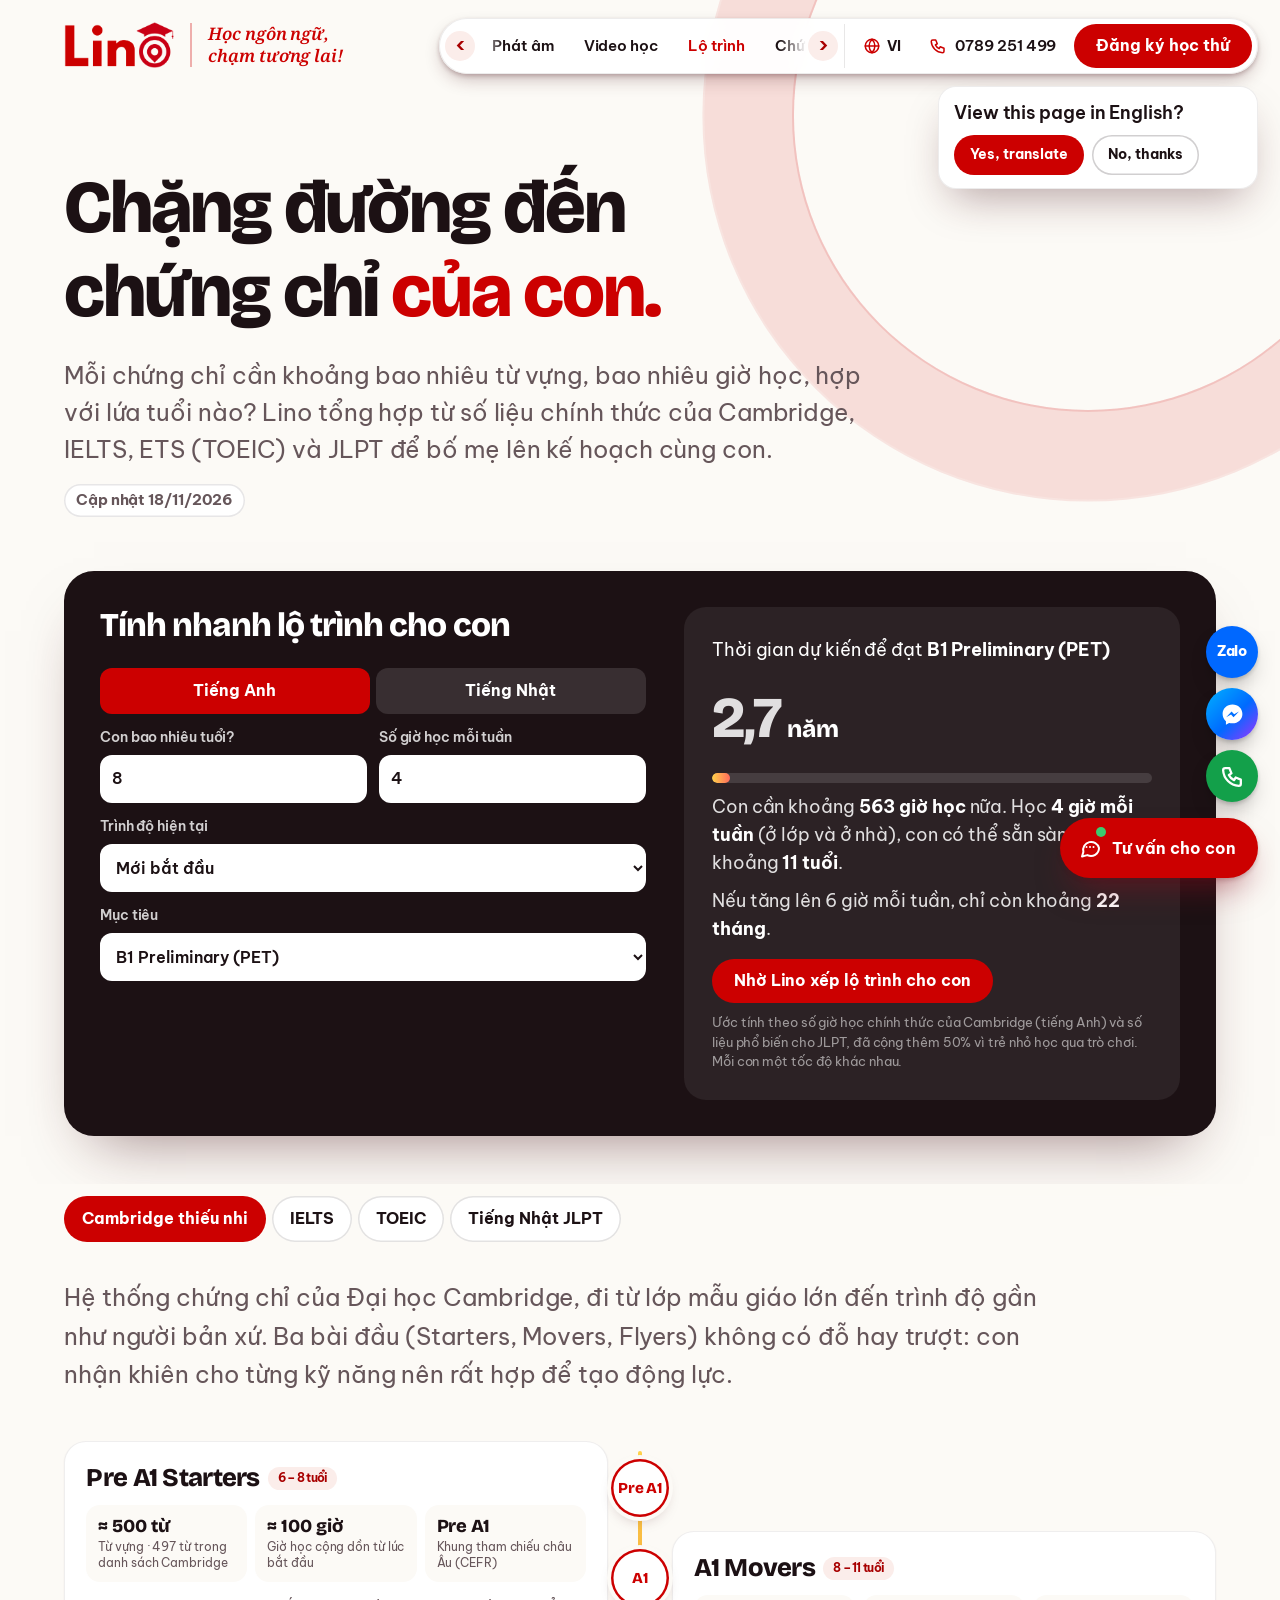
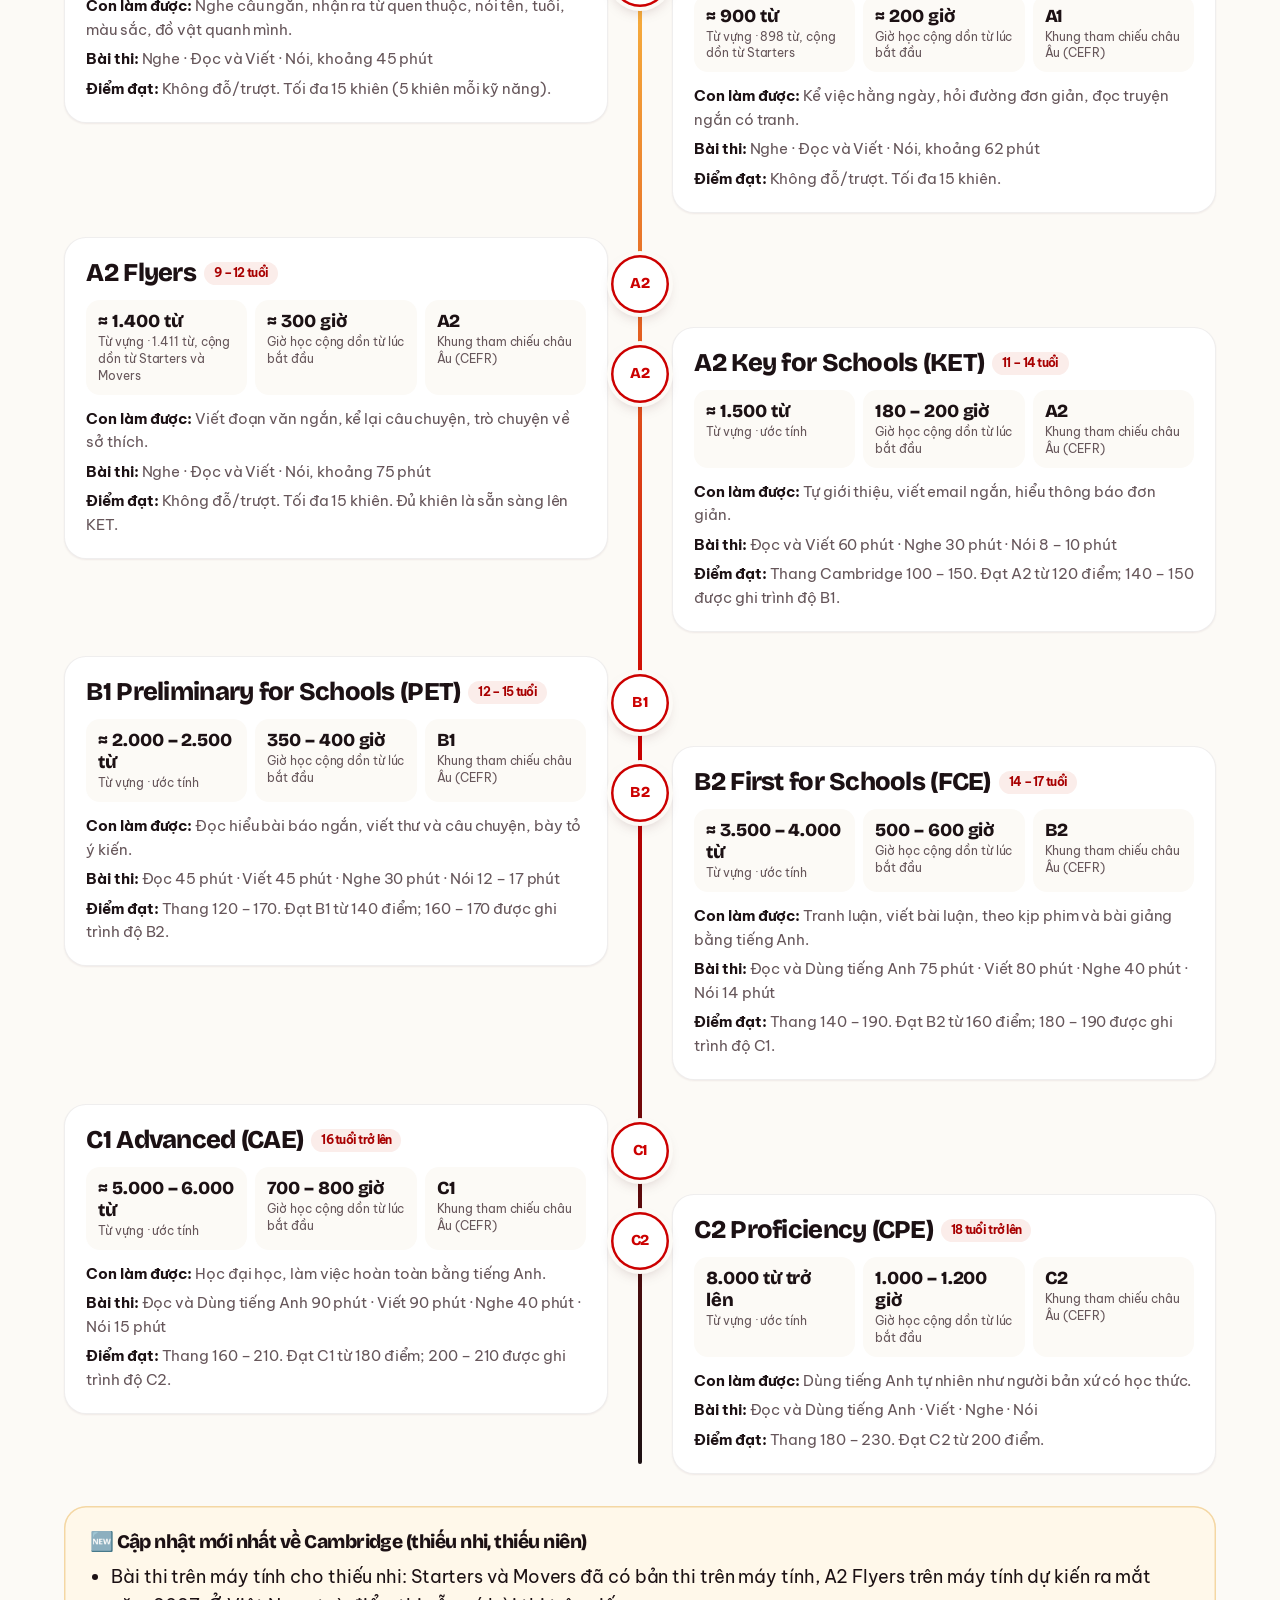
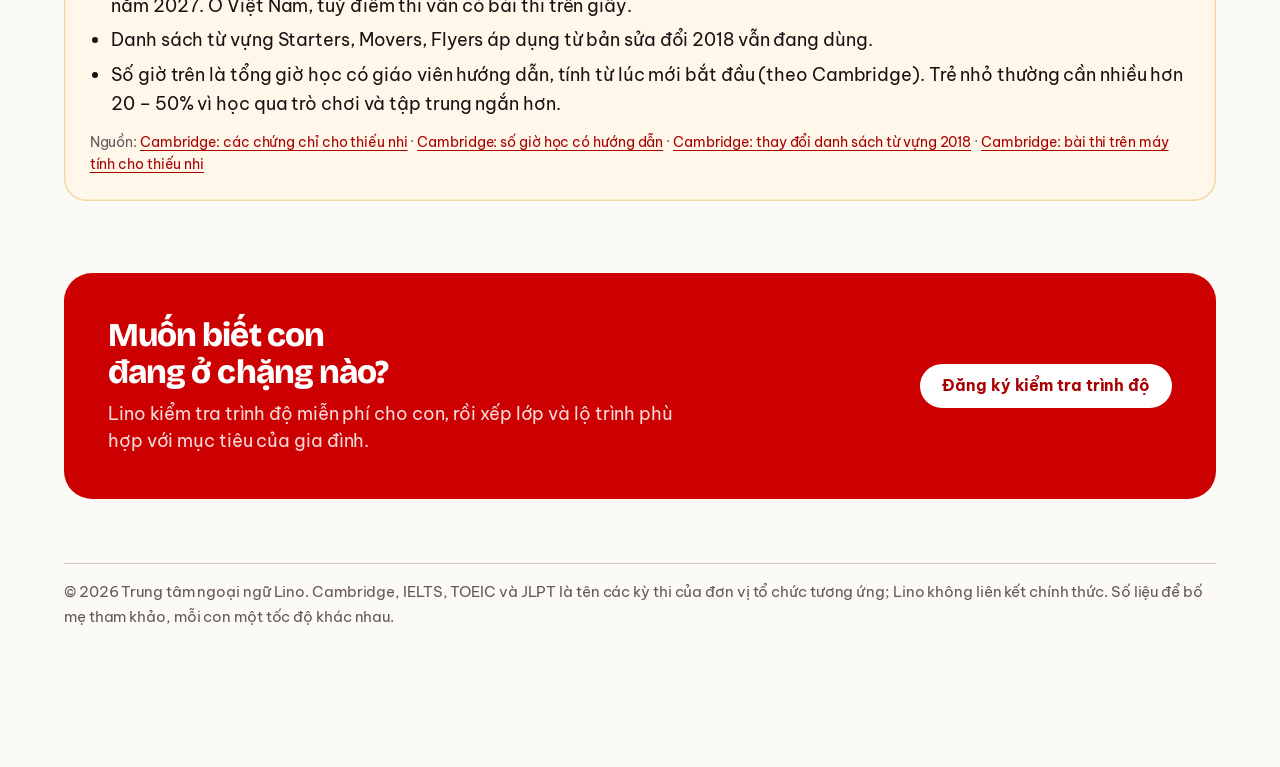
<file: lo-trinh.html>
<!doctype html>
<html lang="vi">
<head>
<meta charset="utf-8">
<meta name="viewport" content="width=device-width, initial-scale=1, viewport-fit=cover">
<title>Lộ trình chứng chỉ · Lino</title>
<meta name="description" content="Lộ trình từ lúc mới học đến chứng chỉ Cambridge, IELTS, TOEIC và tiếng Nhật JLPT N5 – N1: độ tuổi, số từ vựng, số giờ học, cấu trúc đề và điểm đỗ, cập nhật mới nhất. Kèm công cụ tính lộ trình cho con.">
<meta name="theme-color" content="#CC0000">
<meta property="og:title" content="Lộ trình chứng chỉ tiếng Anh, tiếng Nhật · Lino">
<link rel="canonical" href="https://linoedugroup.com/lo-trinh">
<meta property="og:description" content="Con cần bao nhiêu từ vựng, bao nhiêu giờ học để thi Cambridge, IELTS, TOEIC, JLPT? Lino tổng hợp theo số liệu chính thức, cập nhật mới nhất.">
<meta property="og:url" content="https://linoedugroup.com/lo-trinh">
<meta property="og:type" content="website">
<meta property="og:site_name" content="Lino Edu">
<meta property="og:image" content="https://linoedugroup.com/assets/share.jpg">
<meta property="og:image:width" content="1200">
<meta property="og:image:height" content="630">
<meta name="twitter:card" content="summary_large_image">
<link rel="icon" href="assets/mark.webp" type="image/webp">
<link rel="apple-touch-icon" href="assets/icon-180.png">
<link rel="preconnect" href="https://fonts.googleapis.com">
<link rel="preconnect" href="https://fonts.gstatic.com" crossorigin>
<link href="https://fonts.googleapis.com/css2?family=Be+Vietnam+Pro:wght@400;500;600;700&family=Bricolage+Grotesque:opsz,wght@12..96,500..800&family=Noto+Sans+JP:wght@500;700&family=Noto+Serif:ital,wght@1,600&display=swap" rel="stylesheet">
<link rel="stylesheet" href="scrollcraft.css?v=202611182330">
<link rel="stylesheet" href="site.css?v=202611182330">
<script>document.documentElement.classList.add('js');</script>
<style>
  body { background: var(--paper); }
  .lt-hero { position: relative; padding: clamp(7.5rem, 13vw, 11rem) 0 clamp(1.5rem, 3vw, 2.5rem); overflow: hidden; }
  .lt-hero::after { content: ""; position: absolute; z-index: 0; right: -8vw; top: -14vw; width: 46vw; aspect-ratio: 1; border-radius: 50%; pointer-events: none;
    box-shadow: 0 0 0 2px color-mix(in srgb, var(--red) 12%, transparent), 0 0 0 7vw color-mix(in srgb, var(--red) 3%, transparent), 0 0 0 calc(7vw + 2px) color-mix(in srgb, var(--red) 9%, transparent); }
  .lt-hero .sc-wrap { position: relative; z-index: 1; }
  .lt-hero h1 { font-size: clamp(2.5rem, 5.8vw, 5.2rem); max-width: 14ch; }
  .lt-hero p { margin-top: var(--sc-5); max-width: 50ch; color: var(--sc-ink-soft); font-size: var(--sc-t-lg); line-height: 1.55; text-wrap: pretty; }
  .lt-hero small { display: inline-block; margin-top: var(--sc-4); padding: 4px 12px; border-radius: 999px; background: #fff; font-weight: 700; color: var(--sc-ink-soft);
    box-shadow: inset 0 0 0 1.5px color-mix(in srgb, var(--sc-ink) 10%, transparent); }

  /* calculator */
  .tinh { padding-block: var(--sc-4) var(--sc-7); }
  .tinh__o { display: grid; grid-template-columns: minmax(0, 1.1fr) minmax(0, 1fr); gap: clamp(1rem, 3vw, 2.5rem); padding: clamp(1.25rem, 3vw, 2.25rem); border-radius: 30px;
    background: var(--sc-ink); color: #fff; box-shadow: 0 30px 60px -30px hsl(352 55% 18% / 0.55); }
  .tinh h2 { font-size: clamp(1.6rem, 2.6vw, 2.3rem); }
  .tinh__form { display: grid; grid-template-columns: minmax(0,1fr) minmax(0,1fr); gap: 12px; margin-top: var(--sc-5); }
  .tinh__form label { display: grid; gap: 6px; min-width: 0; font-size: 0.88rem; font-weight: 600; color: rgb(255 255 255 / 0.8); }
  .tinh__form .rong { grid-column: 1 / -1; }
  .tinh select, .tinh input { min-height: 48px; padding: 0 12px; border: 0; border-radius: 12px; background: #fff; color: var(--sc-ink); font: 600 1rem/1.2 var(--sc-font-text); width: 100%; min-width: 0; max-width: 100%; text-overflow: ellipsis; }
  .tinh__ngon { display: flex; gap: 6px; grid-column: 1 / -1; }
  .tinh__ngon button { flex: 1; min-height: 46px; border: 0; border-radius: 12px; background: rgb(255 255 255 / 0.12); color: #fff; font: 700 0.98rem/1 var(--sc-font-text); cursor: pointer; }
  .tinh__ngon button[aria-pressed="true"] { background: var(--red); }
  .kq { display: grid; align-content: center; gap: 10px; padding: clamp(1rem, 2.4vw, 1.75rem); border-radius: 22px; background: rgb(255 255 255 / 0.07); }
  .kq__so { font: 800 clamp(2.4rem, 5vw, 3.6rem)/1 var(--sc-font-display); color: #FFD24A; letter-spacing: -0.02em; }
  .kq__so small { font-size: 0.42em; color: #fff; letter-spacing: 0; margin-left: 6px; }
  .kq p { line-height: 1.55; color: rgb(255 255 255 / 0.86); }
  .kq b { color: #fff; }
  .kq__thanh { height: 10px; border-radius: 999px; background: rgb(255 255 255 / 0.12); overflow: hidden; }
  .kq__thanh i { display: block; height: 100%; width: 0; border-radius: inherit; background: linear-gradient(90deg, #FFD24A, #FF6A5C); transition: width 700ms var(--ease); }
  .kq .btn { justify-self: start; margin-top: 6px; }
  .kq__ghi { font-size: 0.8rem !important; color: rgb(255 255 255 / 0.55) !important; }

  /* tabs and the road */
  .lt-tab { position: sticky; top: 80px; z-index: 20; padding-block: 12px; background: color-mix(in srgb, var(--paper) 92%, transparent); -webkit-backdrop-filter: blur(12px); backdrop-filter: blur(12px); }
  .seg { display: flex; gap: 6px; flex-wrap: wrap; }
  .seg button { min-height: 46px; padding: 0 18px; border-radius: 999px; border: 0; cursor: pointer; background: #fff; color: var(--sc-ink);
    font: 700 0.98rem/1 var(--sc-font-text); box-shadow: inset 0 0 0 1.5px color-mix(in srgb, var(--sc-ink) 12%, transparent); }
  .seg button[aria-pressed="true"] { background: var(--red); color: #fff; box-shadow: none; }
  .ld { padding-block: var(--sc-5) clamp(3rem, 7vw, 6rem); }
  .ld__gioi { max-width: 62ch; color: var(--sc-ink-soft); font-size: var(--sc-t-lg); line-height: 1.6; text-wrap: pretty; }
  .duong { position: relative; margin-top: var(--sc-7); display: grid; gap: clamp(1rem, 2vw, 1.5rem); }
  .duong::before { content: ""; position: absolute; left: 27px; top: 10px; bottom: 10px; width: 4px; border-radius: 4px;
    background: linear-gradient(180deg, #FFD24A, var(--red) 55%, var(--sc-ink)); }
  .chang { position: relative; display: grid; grid-template-columns: 58px minmax(0, 1fr); gap: 16px; align-items: start; }
  .chang__nut { position: relative; z-index: 1; width: 58px; height: 58px; border-radius: 50%; display: grid; place-items: center; background: #fff; color: var(--red);
    font: 800 0.95rem/1 var(--sc-font-display); box-shadow: 0 0 0 4px var(--paper), 0 6px 16px -6px hsl(352 55% 18% / 0.4), inset 0 0 0 2.5px var(--red); text-align: center; }
  .chang__the { padding: clamp(1rem, 2vw, 1.4rem); border-radius: 22px; background: #fff; box-shadow: 0 1px 2px hsl(352 55% 18% / 0.07), inset 0 0 0 1px color-mix(in srgb, var(--sc-ink) 7%, transparent); }
  .chang__the h3 { font-size: clamp(1.25rem, 2vw, 1.6rem); }
  .chang__the h3 span { display: inline-block; margin-left: 8px; padding: 2px 10px; border-radius: 999px; background: var(--blush); color: var(--red-deep); font: 700 0.78rem/1.5 var(--sc-font-text); vertical-align: 4px; }
  .so { display: grid; grid-template-columns: repeat(3, minmax(0, 1fr)); gap: 8px; margin-top: 12px; }
  .so div { padding: 10px 12px; border-radius: 14px; background: var(--paper); }
  .so b { display: block; font: 800 1.15rem/1.2 var(--sc-font-display); color: var(--sc-ink); }
  .so small { display: block; margin-top: 2px; color: var(--sc-ink-soft); font-size: 0.78rem; line-height: 1.35; }
  .chang__ct { display: grid; gap: 6px; margin-top: 12px; color: var(--sc-ink-soft); line-height: 1.55; font-size: 0.95rem; }
  .chang__ct b { color: var(--sc-ink); }
  .bang { width: 100%; margin-top: var(--sc-6); border-collapse: collapse; background: #fff; border-radius: 18px; overflow: hidden; box-shadow: inset 0 0 0 1px color-mix(in srgb, var(--sc-ink) 8%, transparent); }
  .bang th, .bang td { padding: 12px 14px; text-align: left; border-bottom: 1px solid color-mix(in srgb, var(--sc-ink) 7%, transparent); font-size: 0.95rem; }
  .bang th { background: var(--sc-ink); color: #fff; font-weight: 700; }
  .moi { margin-top: var(--sc-6); padding: clamp(1rem, 2.4vw, 1.6rem); border-radius: 22px; background: #FFF8EA; box-shadow: inset 0 0 0 1.5px #F4D7A4; }
  .moi h3 { font-size: 1.2rem; }
  .moi ul { margin: 10px 0 0; padding-left: 1.2em; line-height: 1.6; }
  .moi li + li { margin-top: 6px; }
  .moi p { margin-top: 12px; font-size: 0.86rem; color: var(--sc-ink-soft); }
  .moi p a { color: var(--red-deep); }
  .hoi { margin-top: clamp(2.5rem, 6vw, 4.5rem); display: grid; grid-template-columns: minmax(0, 1fr) auto; gap: var(--sc-5); align-items: center;
    padding: clamp(1.5rem, 3.5vw, 2.75rem); border-radius: 28px; background: var(--red); color: #fff; }
  .hoi h2 { font-size: clamp(1.5rem, 2.6vw, 2.3rem); max-width: 22ch; }
  .hoi p { margin-top: 8px; color: rgb(255 255 255 / 0.86); max-width: 48ch; line-height: 1.55; }
  .hoi .btn { background: #fff; color: var(--red-deep); }
  .foot { margin-top: var(--sc-8); padding-block: var(--sc-4) var(--sc-7); border-top: 1px solid var(--sc-hairline-strong); font-size: var(--sc-t-sm); color: var(--sc-ink-soft); }
  @media (min-width: 861px) {
    .duong { grid-template-columns: 1fr 1fr; column-gap: 64px; }
    .duong::before { left: 50%; margin-left: -2px; }
    .chang { grid-template-columns: minmax(0, 1fr); }
    .chang:nth-child(odd) { grid-column: 1; }
    .chang:nth-child(even) { grid-column: 2; margin-top: 90px; }
    .chang__nut { position: absolute; top: 18px; }
    .chang:nth-child(odd) .chang__nut { right: -61px; }
    .chang:nth-child(even) .chang__nut { left: -61px; }
  }
  @media (max-width: 860px) {
    .tinh__o { grid-template-columns: 1fr; }
    .lt-tab { top: 0; }
    .seg { flex-wrap: nowrap; overflow-x: auto; scrollbar-width: none; margin-inline: calc(var(--sc-gutter) * -1); padding: 4px var(--sc-gutter); }
    .seg::-webkit-scrollbar { display: none; }
    .seg button { flex: none; }
    .so { grid-template-columns: 1fr 1fr; }
    .so div:last-child { grid-column: 1 / -1; }
    .bang th, .bang td { padding: 10px; font-size: 0.86rem; }
    .hoi { grid-template-columns: 1fr; }
    .foot { padding-bottom: calc(var(--dock-h) + var(--sc-6)); }
  }
</style>
</head>
<body>

<nav class="dock" aria-label="Điều hướng">
  <div class="dock__links">
    <button class="dock__mui dock__mui--lui" type="button" tabindex="-1" aria-hidden="true" hidden>‹</button>
    <div class="dock__truot" data-lenis-prevent>
      <a href="/" data-home>Trang chủ</a>
      <a href="/bai-tap">Bài tập</a>
      <a href="/tai-lieu">Tài liệu</a>
      <a href="/phat-am">Phát âm</a>
      <a href="/video-hoc">Video học</a>
      <a href="/lo-trinh" aria-current="page">Lộ trình</a>
      <a href="/chung-nhan">Chứng nhận</a>
    </div>
    <button class="dock__mui dock__mui--toi" type="button" tabindex="-1" aria-hidden="true" hidden>›</button>
  </div>
  <button class="dock__menu" type="button" aria-expanded="false" aria-controls="menu">
    <svg viewBox="0 0 24 24" fill="none" stroke="currentColor" stroke-width="2.2" stroke-linecap="round" aria-hidden="true"><path d="M4 7h16M4 12h16M4 17h10"/></svg>Menu
  </button>
  <a class="dock__call" href="tel:0789251499" aria-label="Gọi hotline Lino 0789 251 499">
    <svg viewBox="0 0 24 24" fill="none" stroke="currentColor" stroke-width="2" stroke-linecap="round" stroke-linejoin="round" aria-hidden="true"><path d="M5 4h4l2 5-2.5 1.5a11 11 0 0 0 5 5L15 13l5 2v4a2 2 0 0 1-2 2A16 16 0 0 1 3 6a2 2 0 0 1 2-2"/></svg>
    <span>0789 251 499</span>
  </a>
  <a class="btn" href="/#dang-ky">Đăng ký học thử</a>
</nav>
<div class="sheet" id="menu" aria-hidden="true">
  <button class="sheet__bg" type="button" tabindex="-1" aria-label="Đóng menu"></button>
  <nav class="sheet__panel" aria-label="Menu">
    <a href="/">Trang chủ <small>Lino</small></a>
    <a href="/bai-tap">Bài tập về nhà <small>Theo lớp</small></a>
    <a href="/tai-lieu">Tài liệu bài tập <small>Theo độ tuổi</small></a>
    <a href="/phat-am">Luyện phát âm cùng con <small>5 phút mỗi tối</small></a>
    <a href="/video-hoc">Video học cùng con <small>Kênh YouTube Lino</small></a>
    <a href="/lo-trinh">Lộ trình chứng chỉ <small>Bạn đang ở đây</small></a>
    <a href="/chung-nhan">Chứng nhận <small>Giấy phép, chứng chỉ</small></a>
    <a href="/#dang-ky">Đăng ký học thử <small>Nhắn Zalo hoặc gọi</small></a>
  </nav>
</div>

<div class="top"><a href="/"><img src="assets/logo-word.webp" width="640" height="267" alt="Lino, về trang chủ"></a><p class="top__slogan">Học ngôn ngữ, <span>chạm tương lai!</span></p></div>

<main>
  <header class="lt-hero">
    <div class="sc-wrap" data-sc-in data-sc-stagger="90">
      <h1>Chặng đường đến chứng chỉ <span class="em">của con.</span></h1>
      <p>Mỗi chứng chỉ cần khoảng bao nhiêu từ vựng, bao nhiêu giờ học, hợp với lứa tuổi nào? Lino tổng hợp từ số liệu chính thức của Cambridge, IELTS, ETS (TOEIC) và JLPT để bố mẹ lên kế hoạch cùng con.</p>
      <small id="cap-nhat">Cập nhật 18/11/2026</small>
    </div>
  </header>

  <section class="tinh" aria-labelledby="tinh-t">
    <div class="sc-wrap">
      <div class="tinh__o">
        <div>
          <h2 id="tinh-t">Tính nhanh lộ trình cho con</h2>
          <div class="tinh__form">
            <div class="tinh__ngon" role="group" aria-label="Ngôn ngữ">
              <button type="button" data-ngon="anh" aria-pressed="true">Tiếng Anh</button>
              <button type="button" data-ngon="nhat" aria-pressed="false">Tiếng Nhật</button>
            </div>
            <label>Con bao nhiêu tuổi?<input id="t-tuoi" type="number" min="3" max="40" value="8" inputmode="numeric"></label>
            <label>Số giờ học mỗi tuần<input id="t-gio" type="number" min="1" max="30" value="4" inputmode="numeric"></label>
            <label class="rong">Trình độ hiện tại<select id="t-hien"></select></label>
            <label class="rong">Mục tiêu<select id="t-dich"></select></label>
          </div>
        </div>
        <div class="kq" aria-live="polite" id="kq"></div>
      </div>
    </div>
  </section>

  <div class="lt-tab" id="lt-tab">
    <div class="sc-wrap"><div class="seg" id="seg" role="tablist" aria-label="Chọn chứng chỉ"></div></div>
  </div>

  <section class="ld">
    <div class="sc-wrap">
      <div id="ld"></div>
      <div class="hoi">
        <div>
          <h2>Muốn biết con đang ở chặng nào?</h2>
          <p>Lino kiểm tra trình độ miễn phí cho con, rồi xếp lớp và lộ trình phù hợp với mục tiêu của gia đình.</p>
        </div>
        <a class="btn" href="/#dang-ky">Đăng ký kiểm tra trình độ</a>
      </div>
      <p class="foot">© 2026 Trung tâm ngoại ngữ Lino. Cambridge, IELTS, TOEIC và JLPT là tên các kỳ thi của đơn vị tổ chức tương ứng; Lino không liên kết chính thức. Số liệu để bố mẹ tham khảo, mỗi con một tốc độ khác nhau.</p>
    </div>
  </section>
</main>

<script src="chinh-sua/ap-dung.js?v=202611182330"></script>
<script src="trang-tri.js?v=202611182330"></script>
<script src="data/lo-trinh.js?v=202611182330"></script>
<script src="data/cau-hinh.js?v=202611182330"></script>
<script src="vendor/lenis.min.js"></script>
<script src="scrollcraft.js?v=202611182330"></script>
<script src="site.js?v=202611182330"></script>
<script src="thanh-cong-cu.js?v=202611182330"></script>
<script>
ScrollCraft.mount(document.body);
(function () {
  var D = window.LINO_LO_TRINH, ld = document.getElementById('ld'), seg = document.getElementById('seg');
  var TAB = [['cambridge', 'Cambridge thiếu nhi'], ['ielts', 'IELTS'], ['toeic', 'TOEIC'], ['jlpt', 'Tiếng Nhật JLPT']];
  function esc(s) { return String(s).replace(/[&<>"]/g, function (c) { return { '&': '&amp;', '<': '&lt;', '>': '&gt;', '"': '&quot;' }[c]; }); }
  document.getElementById('cap-nhat').textContent = 'Cập nhật ' + D.cap_nhat;

  var chon = (/#(cambridge|ielts|toeic|jlpt)/.exec(location.hash) || [])[1] || 'cambridge';
  function ve() {
    seg.innerHTML = TAB.map(function (t) { return '<button type="button" role="tab" data-t="' + t[0] + '" aria-pressed="' + (chon === t[0]) + '">' + t[1] + '</button>'; }).join('');
    var m = D[chon];
    ld.innerHTML = '<p class="ld__gioi">' + esc(m.gioi) + '</p>' +
      '<div class="duong">' + m.chang.map(function (c, i) {
        return '<article class="chang"><span class="chang__nut" aria-hidden="true">' + esc(c.cefr) + '</span>' +
          '<div class="chang__the"><h3>' + esc(c.ten) + '<span>' + esc(c.tuoi) + '</span></h3>' +
          '<div class="so"><div><b>' + esc(c.tu) + '</b><small>Từ vựng · ' + esc(c.tuGhi) + '</small></div>' +
          '<div><b>' + esc(c.gio) + '</b><small>Giờ học cộng dồn từ lúc bắt đầu</small></div>' +
          '<div><b>' + esc(c.cefr) + '</b><small>Khung tham chiếu châu Âu (CEFR)</small></div></div>' +
          '<div class="chang__ct"><span><b>Con làm được:</b> ' + esc(c.con) + '</span><span><b>Bài thi:</b> ' + esc(c.thi) + '</span><span><b>Điểm đạt:</b> ' + esc(c.diem) + '</span></div></div></article>';
      }).join('') + '</div>' +
      (m.cau_truc ? '<table class="bang"><thead><tr><th>Kỹ năng</th><th>Thời gian</th><th>Nội dung</th></tr></thead><tbody>' +
        m.cau_truc.map(function (r) { return '<tr><td><b>' + esc(r[0]) + '</b></td><td>' + esc(r[1]) + '</td><td>' + esc(r[2]) + '</td></tr>'; }).join('') + '</tbody></table>' : '') +
      '<div class="moi"><h3>🆕 Cập nhật mới nhất về ' + esc(m.ten) + '</h3><ul>' + m.moi.map(function (x) { return '<li>' + esc(x) + '</li>'; }).join('') + '</ul>' +
      '<p>Nguồn: ' + m.nguon.map(function (n) { return '<a href="' + n[1] + '" target="_blank" rel="noopener">' + esc(n[0]) + '</a>'; }).join(' · ') + '</p></div>';
  }
  seg.addEventListener('click', function (e) {
    var b = e.target.closest('[data-t]'); if (!b) return;
    chon = b.getAttribute('data-t');
    try { history.replaceState(null, '', '#' + chon); } catch (er) {}
    ve();
  });
  ve();

  /* ---------------------------------------------------------- calculator */
  var ngon = 'anh', $ = function (i) { return document.getElementById(i); };
  function napChon() {
    var t = D.tinh[ngon];
    $('t-hien').innerHTML = t.hien.map(function (x, i) { return '<option value="' + i + '">' + esc(x[0]) + '</option>'; }).join('');
    $('t-dich').innerHTML = t.dich.map(function (x, i) { return '<option value="' + i + '"' + (i === (ngon === 'anh' ? 4 : 2) ? ' selected' : '') + '>' + esc(x[0]) + '</option>'; }).join('');
    Array.prototype.forEach.call(document.querySelectorAll('[data-ngon]'), function (b) { b.setAttribute('aria-pressed', b.getAttribute('data-ngon') === ngon); });
    if (ngon === 'nhat' && +$('t-tuoi').value < 10) $('t-tuoi').value = 14;
    tinh();
  }
  function soDep(n) { return String(Math.round(n)).replace(/\B(?=(\d{3})+(?!\d))/g, '.'); }
  function tinh() {
    var t = D.tinh[ngon], tuoi = Math.max(3, Math.min(40, +$('t-tuoi').value || 8)), gio = Math.max(1, Math.min(30, +$('t-gio').value || 4));
    var hien = t.hien[+$('t-hien').value][1], dich = t.dich[+$('t-dich').value];
    var heSo = tuoi <= 8 ? 1.5 : tuoi <= 12 ? 1.3 : 1;
    var can = Math.max(0, (dich[1] - hien) * heSo);
    var kq = $('kq');
    if (!can) {
      kq.innerHTML = '<p class="kq__so">🎉</p><p>Con đã ở mức <b>' + esc(dich[0]) + '</b> hoặc cao hơn. Bố mẹ chọn mục tiêu cao hơn để xem chặng tiếp theo nhé.</p>';
      return;
    }
    var tuan = can / gio, thang = tuan / 4.33, nam = thang / 12;
    var phan = Math.round(hien / dich[1] * 100);
    kq.innerHTML = '<span>Thời gian dự kiến để đạt <b>' + esc(dich[0]) + '</b></span>' +
      '<p class="kq__so">' + (thang < 18 ? Math.max(1, Math.round(thang)) + '<small>tháng</small>' : (Math.round(nam * 10) / 10).toString().replace('.', ',') + '<small>năm</small>') + '</p>' +
      '<div class="kq__thanh" aria-hidden="true"><i></i></div>' +
      '<p>Con cần khoảng <b>' + soDep(can) + ' giờ học</b> nữa. Học <b>' + gio + ' giờ mỗi tuần</b> (ở lớp và ở nhà), con có thể sẵn sàng thi vào khoảng <b>' + Math.round(tuoi + nam) + ' tuổi</b>.</p>' +
      (gio < 6 ? '<p>Nếu tăng lên ' + (gio + 2) + ' giờ mỗi tuần, chỉ còn khoảng <b>' + Math.max(1, Math.round(can / (gio + 2) / 4.33)) + ' tháng</b>.</p>' : '') +
      '<a class="btn" href="/#dang-ky">Nhờ Lino xếp lộ trình cho con</a>' +
      '<p class="kq__ghi">Ước tính theo số giờ học chính thức của Cambridge (tiếng Anh) và số liệu phổ biến cho JLPT' + (heSo > 1 ? ', đã cộng thêm ' + Math.round((heSo - 1) * 100) + '% vì trẻ nhỏ học qua trò chơi' : '') + '. Mỗi con một tốc độ khác nhau.</p>';
    setTimeout(function () { var i = kq.querySelector('.kq__thanh i'); if (i) i.style.width = Math.max(4, phan) + '%'; }, 30);
  }
  document.querySelector('.tinh__ngon').addEventListener('click', function (e) { var b = e.target.closest('[data-ngon]'); if (b) { ngon = b.getAttribute('data-ngon'); napChon(); } });
  ['t-tuoi', 't-gio', 't-hien', 't-dich'].forEach(function (i) { $(i).addEventListener('input', tinh); $(i).addEventListener('change', tinh); });
  napChon();
})();
</script>
</body>
</html>
</file>
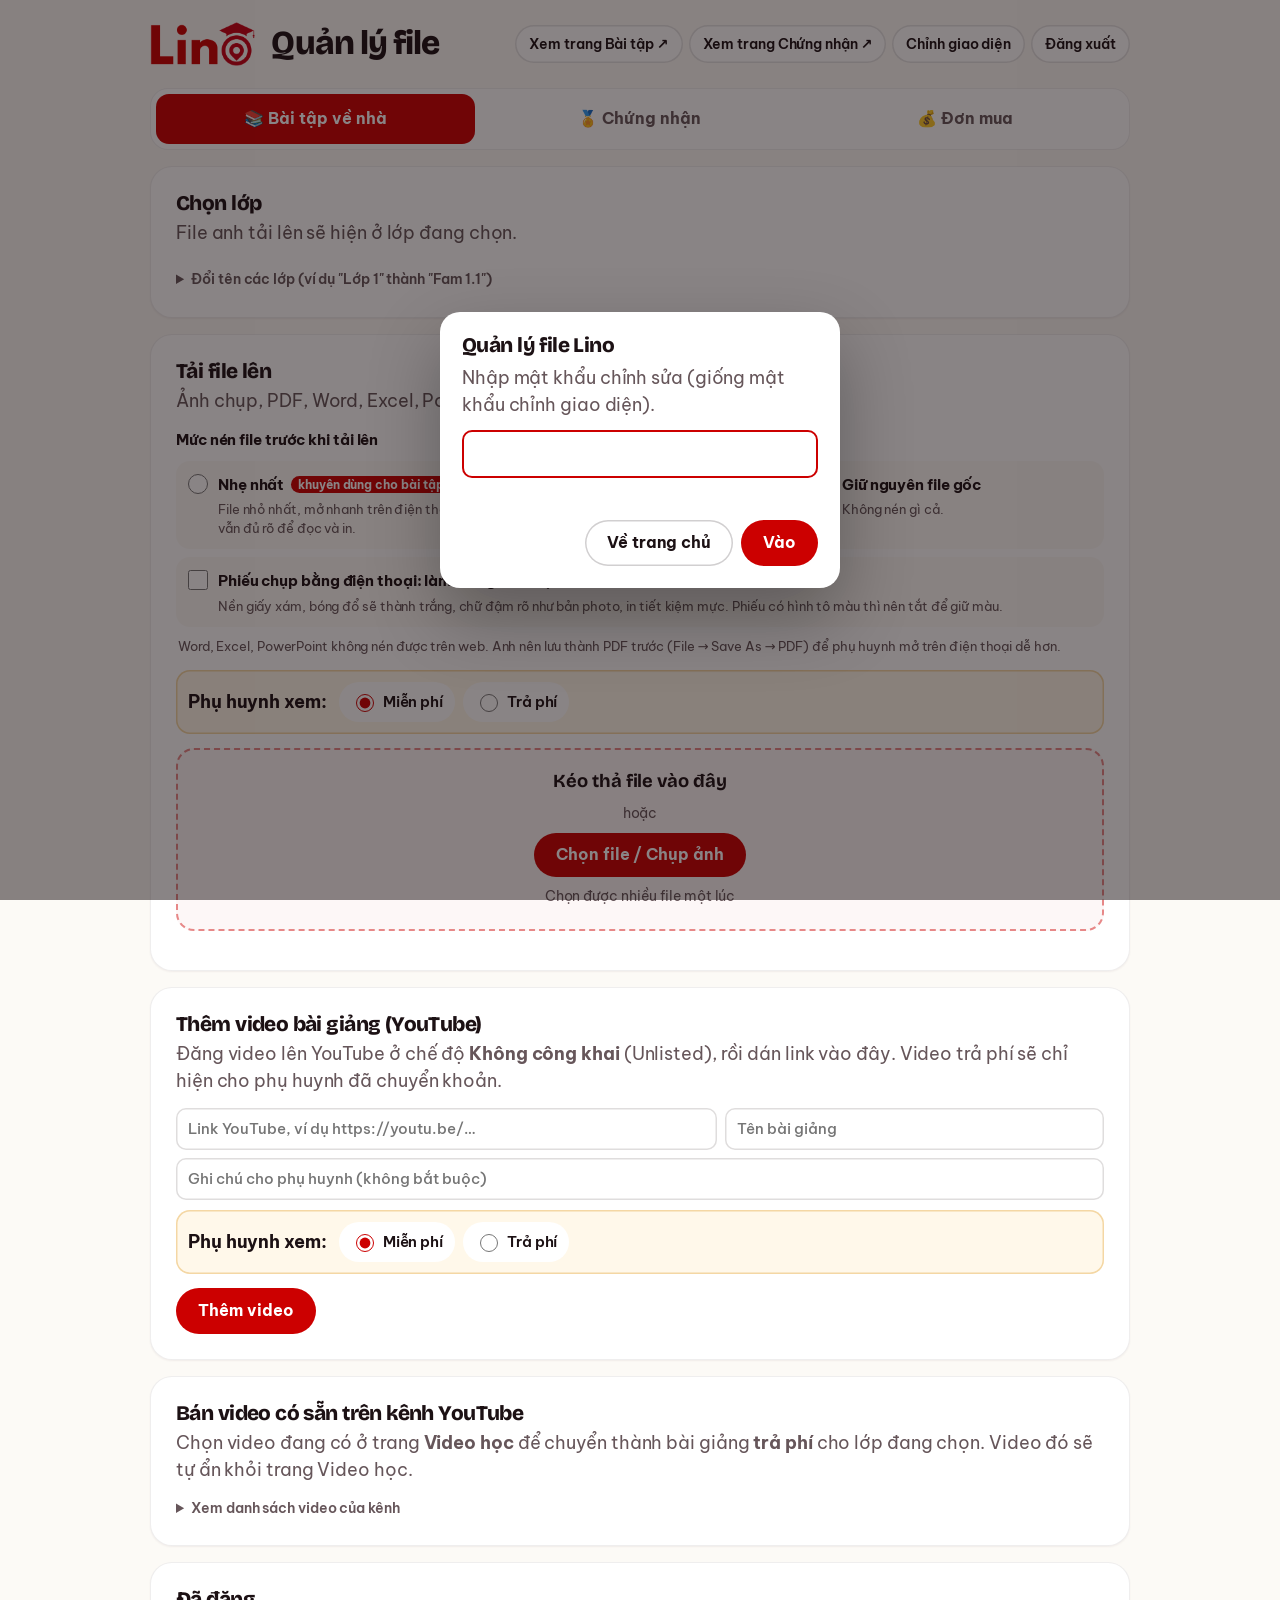
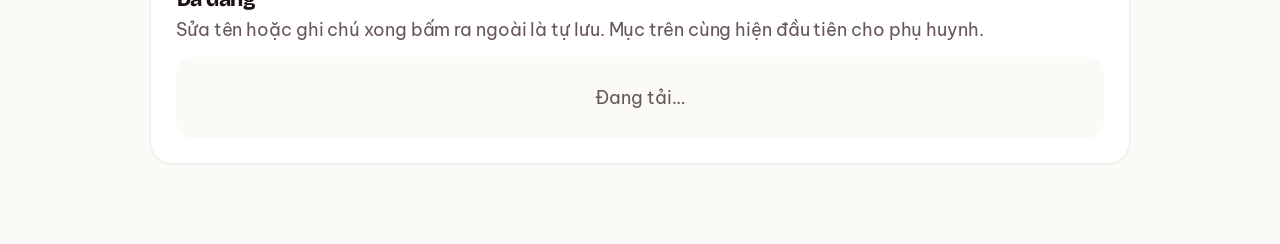
<file: quan-ly.html>
<!doctype html>
<html lang="vi">
<head>
<meta charset="utf-8">
<meta name="viewport" content="width=device-width, initial-scale=1, viewport-fit=cover">
<title>Quản lý file · Lino</title>
<meta name="robots" content="noindex, nofollow">
<meta name="theme-color" content="#CC0000">
<link rel="icon" href="assets/mark.webp" type="image/webp">
<link rel="preconnect" href="https://fonts.googleapis.com">
<link rel="preconnect" href="https://fonts.gstatic.com" crossorigin>
<link href="https://fonts.googleapis.com/css2?family=Be+Vietnam+Pro:wght@400;500;600;700&family=Bricolage+Grotesque:opsz,wght@12..96,500..800&display=swap" rel="stylesheet">
<link rel="stylesheet" href="scrollcraft.css?v=202611182330">
<link rel="stylesheet" href="site.css?v=202611182330">
<style>
  body { background: var(--paper); }
  .ql { width: min(100% - 32px, 980px); margin: 0 auto; padding: 22px 0 80px; }
  .ql-dau { display: flex; flex-wrap: wrap; align-items: center; gap: 10px 16px; margin-bottom: 22px; }
  .ql-dau img { height: 44px; width: auto; }
  .ql-dau h1 { font-size: clamp(1.5rem, 3vw, 2.1rem); margin-right: auto; }
  .ql-dau nav { display: flex; flex-wrap: wrap; gap: 6px; }
  .ql-dau nav a, .ql-dau nav button { min-height: 38px; padding: 0 14px; border-radius: 999px; border: 0; background: #fff; color: var(--sc-ink); font: 600 0.88rem/38px var(--sc-font-text);
    text-decoration: none; cursor: pointer; box-shadow: inset 0 0 0 1.5px color-mix(in srgb, var(--sc-ink) 12%, transparent); }

  .o { background: #fff; border-radius: 22px; padding: clamp(16px, 2.6vw, 26px); box-shadow: 0 1px 2px hsl(352 55% 18% / 0.06), inset 0 0 0 1px color-mix(in srgb, var(--sc-ink) 7%, transparent); }
  .o + .o { margin-top: 16px; }
  .o h2 { font-size: 1.3rem; margin-bottom: 4px; }
  .o > p { color: var(--sc-ink-soft); margin-bottom: 14px; line-height: 1.5; }

  .tab { display: grid; grid-template-columns: 1fr 1fr 1fr; gap: 6px; padding: 6px; border-radius: 18px; background: #fff; margin-bottom: 16px;
    box-shadow: inset 0 0 0 1px color-mix(in srgb, var(--sc-ink) 7%, transparent); }
  .tab button { min-height: 50px; border: 0; border-radius: 13px; background: none; cursor: pointer; font: 700 1rem/1.2 var(--sc-font-text); color: var(--sc-ink-soft); }
  .tab button[aria-selected="true"] { background: var(--red); color: #fff; }

  .lop { display: flex; flex-wrap: wrap; gap: 6px; margin-bottom: 6px; }
  .lop button { min-height: 44px; padding: 0 16px; border-radius: 999px; border: 0; cursor: pointer; background: var(--paper); font: 700 0.95rem/1 var(--sc-font-text); color: var(--sc-ink);
    box-shadow: inset 0 0 0 1.5px color-mix(in srgb, var(--sc-ink) 10%, transparent); }
  .lop button[aria-pressed="true"] { background: var(--sc-ink); color: #fff; box-shadow: none; }
  .lop button small { margin-left: 4px; opacity: 0.6; }
  .doi-ten { margin: 8px 0 0; }
  .doi-ten summary { cursor: pointer; color: var(--sc-ink-soft); font-weight: 600; font-size: 0.9rem; }
  .doi-ten div { display: grid; grid-template-columns: repeat(3, minmax(0, 1fr)); gap: 8px; margin-top: 10px; }

  .tha { display: grid; place-items: center; gap: 8px; min-height: 170px; padding: 20px; border: 2px dashed color-mix(in srgb, var(--red) 45%, transparent); border-radius: 18px;
    background: color-mix(in srgb, var(--red) 3%, #fff); text-align: center; cursor: pointer; transition: background-color 200ms var(--ease), border-color 200ms var(--ease); }
  .tha.is-keo { background: var(--blush); border-color: var(--red); }
  .tha b { font: 700 1.15rem/1.3 var(--sc-font-display); }
  .tha span { color: var(--sc-ink-soft); font-size: 0.9rem; }
  .tha .btn { pointer-events: none; color: #fff; font-size: 1rem; }
  .tha:focus-visible { outline: 2px solid var(--red); outline-offset: 3px; }

  .cho { display: grid; gap: 10px; margin-top: 14px; }
  .cho__d { display: grid; grid-template-columns: 56px minmax(0, 1fr) auto; gap: 12px; align-items: center; padding: 10px; border-radius: 16px; background: var(--paper); }
  .cho__d .hinh { width: 56px; height: 56px; border-radius: 10px; overflow: hidden; display: grid; place-items: center; background: #fff; }
  .cho__d .hinh img { width: 100%; height: 100%; object-fit: cover; }
  .cho__d .hinh svg { width: 32px; height: 40px; }
  .cho__d .o2 { display: grid; gap: 6px; }
  .cho__d .tt { font-size: 0.8rem; color: var(--sc-ink-soft); }
  .cho__d .tt.loi { color: #B00010; font-weight: 700; }
  .cho__d .tt.xong { color: #13803D; font-weight: 700; }
  .thanh { height: 6px; border-radius: 999px; background: color-mix(in srgb, var(--sc-ink) 10%, transparent); overflow: hidden; }
  .thanh i { display: block; height: 100%; width: 0; background: var(--red); transition: width 200ms linear; }
  .nhap { width: 100%; min-height: 42px; padding: 0 12px; border-radius: 10px; border: 0; background: #fff; font: 500 0.95rem/1.2 var(--sc-font-text); color: var(--sc-ink);
    box-shadow: inset 0 0 0 1.5px color-mix(in srgb, var(--sc-ink) 14%, transparent); }
  .nhap:focus-visible { outline: none; box-shadow: inset 0 0 0 2px var(--red); }
  textarea.nhap { min-height: 42px; padding: 10px 12px; resize: vertical; }
  .nen { margin: 0 0 14px; padding: 0; border: 0; display: grid; grid-template-columns: repeat(3, minmax(0, 1fr)); gap: 8px; }
  .nen legend { padding: 0; margin-bottom: 8px; font-weight: 700; font-size: 0.95rem; }
  .nen__o { display: grid; grid-template-columns: auto minmax(0, 1fr); gap: 10px; align-items: start; padding: 12px; border-radius: 14px; background: var(--paper); cursor: pointer;
    box-shadow: inset 0 0 0 1.5px transparent; transition: box-shadow 160ms var(--ease), background-color 160ms var(--ease); }
  .nen__o:has(input:checked) { background: color-mix(in srgb, var(--red) 6%, #fff); box-shadow: inset 0 0 0 2px var(--red); }
  .nen__o input { width: 20px; height: 20px; margin: 1px 0 0; accent-color: var(--red); }
  .nen__o b { display: block; font-size: 0.95rem; }
  .nen__o em { font-style: normal; font-size: 0.72rem; font-weight: 700; color: #fff; background: var(--red); border-radius: 999px; padding: 1px 7px; margin-left: 4px; vertical-align: 1px; white-space: nowrap; }
  .nen__o small { display: block; margin-top: 3px; color: var(--sc-ink-soft); font-size: 0.82rem; line-height: 1.4; }
  .nen__dt { grid-column: 1 / -1; }
  .nen__ghi { grid-column: 1 / -1; margin: 2px 2px 0; color: var(--sc-ink-soft); font-size: 0.82rem; line-height: 1.45; }
  .tt b { color: #13803D; }
  @media (max-width: 700px) { .nen { grid-template-columns: 1fr; } }
  .tab button i { display: inline-grid; place-items: center; min-width: 22px; height: 22px; padding: 0 6px; margin-left: 6px; border-radius: 999px; background: #F5A400; color: #fff; font: 700 0.75rem/1 var(--sc-font-text); font-style: normal; }
  .gia-o { display: flex; flex-wrap: wrap; gap: 8px; align-items: center; margin: 0 0 14px; padding: 12px; border-radius: 14px; background: #FFF8EA; box-shadow: inset 0 0 0 1.5px #F4D7A4; }
  .gia-o b { margin-right: 4px; }
  .gia-o label { display: inline-flex; align-items: center; gap: 6px; min-height: 40px; padding: 0 12px; border-radius: 999px; background: #fff; cursor: pointer; font-weight: 600; font-size: 0.92rem; }
  .gia-o input[type=radio] { accent-color: var(--red); width: 18px; height: 18px; }
  .so-tien { display: inline-flex; align-items: center; gap: 6px; }
  .so-tien input { width: 130px; min-height: 40px; padding: 0 10px; border: 0; border-radius: 10px; background: #fff; font: 700 1rem/1 var(--sc-font-text); box-shadow: inset 0 0 0 1.5px color-mix(in srgb, var(--sc-ink) 14%, transparent); }
  .gia-o small { flex-basis: 100%; color: #8A5300; font-size: 0.82rem; }
  .vd { display: grid; grid-template-columns: minmax(0, 2fr) minmax(0, 1.4fr); gap: 8px; }
  .vd .rong2 { grid-column: 1 / -1; }
  .gia-d { display: inline-flex; align-items: center; gap: 4px; font-size: 0.8rem; color: var(--sc-ink-soft); }
  .gia-d input { width: 110px; min-height: 32px; padding: 0 8px; border: 0; border-radius: 8px; background: #fff; font: 700 0.88rem/1 var(--sc-font-text); box-shadow: inset 0 0 0 1.5px color-mix(in srgb, var(--sc-ink) 14%, transparent); }
  .phi { display: inline-flex; padding: 3px; border-radius: 999px; background: #fff; box-shadow: inset 0 0 0 1.5px color-mix(in srgb, var(--sc-ink) 12%, transparent); }
  .phi button { min-height: 32px; padding: 0 12px; border: 0; border-radius: 999px; background: none; cursor: pointer; font: 700 0.82rem/1 var(--sc-font-text); color: var(--sc-ink-soft); }
  .phi button[aria-pressed="true"][data-phi="0"] { background: #E3F5EA; color: #13803D; }
  .phi button[aria-pressed="true"][data-phi="1"] { background: #F5A400; color: #fff; }
  .phi-hang { display: flex; flex-wrap: wrap; align-items: center; gap: 8px; }
  .chon-o { display: inline-flex; align-items: center; gap: 6px; font-size: 0.8rem; color: var(--sc-ink-soft); cursor: pointer; }
  .chon-o input { width: 18px; height: 18px; accent-color: var(--red); }
  .ds__d.is-chon { box-shadow: inset 0 0 0 2px var(--red); }
  .nhieu { position: sticky; bottom: 10px; z-index: 5; display: flex; flex-wrap: wrap; gap: 8px; align-items: center; margin-bottom: 12px; padding: 10px 12px; border-radius: 16px; background: var(--sc-ink); color: #fff; box-shadow: 0 14px 30px rgb(0 0 0 / 0.25); }
  .nhieu b { margin-right: 4px; }
  .nhieu input { width: 120px; min-height: 40px; padding: 0 10px; border: 0; border-radius: 10px; font: 700 0.95rem/1 var(--sc-font-text); }
  .nhieu .btn { min-height: 40px; padding: 0 14px; font-size: 0.88rem; }
  .nhieu .btn--toi { background: rgb(255 255 255 / 0.14); color: #fff; }
  .chon-tat { display: flex; justify-content: space-between; align-items: center; margin-bottom: 10px; font-size: 0.88rem; }
  .mo-rong summary { cursor: pointer; color: var(--sc-ink-soft); font-weight: 600; font-size: 0.9rem; }
  .kenh { display: grid; grid-template-columns: repeat(3, minmax(0, 1fr)); gap: 12px; margin-top: 12px; }
  .kv { display: grid; gap: 6px; align-content: start; padding: 8px; border-radius: 14px; background: var(--paper); }
  .kv img { width: 100%; aspect-ratio: 16 / 9; object-fit: cover; border-radius: 10px; background: #ddd; }
  .kv b { font-size: 0.88rem; line-height: 1.3; }
  .kv .btn { min-height: 38px; font-size: 0.85rem; }
  .kv--ban { box-shadow: inset 0 0 0 2px #F5A400; }
  .kv small { color: #8A5300; font-weight: 700; font-size: 0.78rem; }
  .canh-bao { margin-top: 10px; padding: 10px 12px; border-radius: 12px; background: #FFF2D6; color: #6B4100; font-size: 0.88rem; line-height: 1.5; }
  @media (max-width: 700px) { .kenh { grid-template-columns: repeat(2, minmax(0, 1fr)); } }
  .nhan-phi { display: inline-block; padding: 1px 8px; border-radius: 999px; background: #FFF2D6; color: #8A5300; font-weight: 700; }
  .don-loc { display: flex; flex-wrap: wrap; gap: 6px; margin-bottom: 12px; }
  .don-loc button { min-height: 40px; padding: 0 14px; border-radius: 999px; border: 0; background: var(--paper); font: 700 0.9rem/1 var(--sc-font-text); cursor: pointer; box-shadow: inset 0 0 0 1.5px color-mix(in srgb, var(--sc-ink) 10%, transparent); }
  .don-loc button[aria-pressed="true"] { background: var(--sc-ink); color: #fff; box-shadow: none; }
  .don { display: grid; grid-template-columns: minmax(0, 1fr) auto; gap: 10px 16px; padding: 14px; border-radius: 16px; background: var(--paper); }
  .don + .don { margin-top: 10px; }
  .don--cho { background: #FFF8EA; box-shadow: inset 0 0 0 1.5px #F4D7A4; }
  .don__ma { font: 800 1.05rem/1.2 var(--sc-font-display); letter-spacing: 0.03em; }
  .don__tien { font: 800 1.15rem/1.2 var(--sc-font-display); color: var(--red-deep); text-align: right; }
  .don__ct { grid-column: 1 / -1; display: grid; gap: 4px; font-size: 0.92rem; line-height: 1.45; }
  .don__ct a { color: var(--red); font-weight: 700; }
  .don__bao { color: #8A5300; font-weight: 700; }
  .don__nut { grid-column: 1 / -1; display: flex; flex-wrap: wrap; gap: 6px; }
  .don__nut .btn { min-height: 42px; }
  .btn--ok { background: #13A04A; }
  .trang-nhan { display: inline-block; padding: 2px 9px; border-radius: 999px; font-size: 0.78rem; font-weight: 700; }
  .trang-cho { background: #FFE3A3; color: #7A4A00; } .trang-da-tra { background: #D7F2E1; color: #13803D; } .trang-huy { background: #EEE; color: #666; }
  .tk { display: grid; grid-template-columns: repeat(3, minmax(0, 1fr)); gap: 8px; }
  .tk label { display: grid; gap: 4px; font-size: 0.85rem; font-weight: 600; color: var(--sc-ink-soft); }
  .huong { margin: 0 0 12px; padding: 12px 14px; border-radius: 14px; background: var(--paper); line-height: 1.55; font-size: 0.92rem; }
  .huong ol { margin: 6px 0 0; padding-left: 1.2em; }
  @media (max-width: 700px) { .vd, .tk { grid-template-columns: 1fr; } .don__tien { text-align: left; } }
  .x { width: 40px; height: 40px; border-radius: 50%; border: 0; background: #fff; cursor: pointer; font-size: 18px; color: var(--sc-ink-soft); }
  .hang { display: flex; flex-wrap: wrap; gap: 8px; align-items: center; margin-top: 14px; }
  .hang .btn { min-height: 46px; }
  .btn--nho { min-height: 36px !important; padding: 0 12px !important; font-size: 0.85rem !important; }

  .ds { display: grid; gap: 10px; }
  .ds__d { display: grid; grid-template-columns: 64px minmax(0, 1fr) auto; gap: 12px; align-items: start; padding: 12px; border-radius: 16px; background: var(--paper); }
  .ds__d .hinh { width: 64px; height: 64px; border-radius: 12px; overflow: hidden; display: grid; place-items: center; background: #fff; }
  .ds__d .hinh img { width: 100%; height: 100%; object-fit: cover; }
  .ds__d .hinh svg { width: 34px; height: 42px; }
  .ds__d .o2 { display: grid; gap: 6px; }
  .ds__d .tt { font-size: 0.8rem; color: var(--sc-ink-soft); }
  .ds__d .nut { display: flex; flex-wrap: wrap; gap: 6px; justify-content: flex-end; max-width: 220px; }
  .ds__d .nut select { min-height: 36px; border-radius: 999px; border: 0; padding: 0 10px; background: #fff; font: 600 0.85rem/1 var(--sc-font-text);
    box-shadow: inset 0 0 0 1.5px color-mix(in srgb, var(--sc-ink) 12%, transparent); }
  .btn--xoa { background: #fff; color: #B00010; box-shadow: inset 0 0 0 1.5px #F2C4C8; }
  .rong { padding: 26px; text-align: center; color: var(--sc-ink-soft); border-radius: 16px; background: var(--paper); }
  .luu-roi { color: #13803D; font-weight: 700; font-size: 0.8rem; }

  .mo { position: fixed; inset: 0; z-index: 95; display: grid; place-items: center; padding: 16px; background: rgb(20 10 12 / 0.5); }
  .hop { width: min(100%, 400px); padding: 22px; border-radius: 20px; background: #fff; box-shadow: 0 30px 70px rgb(0 0 0 / 0.3); }
  .hop h2 { font-size: 1.3rem; margin-bottom: 6px; }
  .hop p { color: var(--sc-ink-soft); line-height: 1.5; }
  .hop .nhap { margin-top: 12px; min-height: 48px; font-size: 16px; }
  .hop .loi { min-height: 1.4em; margin-top: 8px; color: #B00010; font-weight: 600; font-size: 0.9rem; }
  .hop .hang { justify-content: flex-end; }
  .bao { position: fixed; z-index: 96; left: 50%; bottom: 22px; transform: translateX(-50%); max-width: min(92vw, 440px); padding: 12px 18px; border-radius: 14px; background: var(--sc-ink); color: #fff;
    text-align: center; box-shadow: 0 12px 30px rgb(0 0 0 / 0.25); }

  @media (max-width: 700px) {
    .ql-dau img { height: 36px; }
    .ql-dau nav { width: 100%; }
    .doi-ten div { grid-template-columns: repeat(2, minmax(0, 1fr)); }
    .cho__d { grid-template-columns: 48px minmax(0, 1fr) auto; }
    .cho__d .hinh { width: 48px; height: 48px; }
    .ds__d { grid-template-columns: 52px minmax(0, 1fr); }
    .ds__d .hinh { width: 52px; height: 52px; }
    .ds__d .nut { grid-column: 1 / -1; max-width: none; justify-content: flex-start; }
    .hang .btn { flex: 1; }
  }
</style>
</head>
<body>
<div class="ql">
  <header class="ql-dau">
    <a href="/"><img src="assets/logo-word.webp" width="640" height="267" alt="Lino, về trang chủ"></a>
    <h1>Quản lý file</h1>
    <nav>
      <a href="/bai-tap" target="_blank" rel="noopener">Xem trang Bài tập ↗</a>
      <a href="/chung-nhan" target="_blank" rel="noopener">Xem trang Chứng nhận ↗</a>
      <a href="/?sua">Chỉnh giao diện</a>
      <button type="button" id="thoat">Đăng xuất</button>
    </nav>
  </header>

  <div class="tab" role="tablist">
    <button type="button" role="tab" data-tab="bai-tap" aria-selected="true">📚 Bài tập về nhà</button>
    <button type="button" role="tab" data-tab="chung-nhan" aria-selected="false">🏅 Chứng nhận</button>
    <button type="button" role="tab" data-tab="don" aria-selected="false">💰 Đơn mua<i id="so-cho" hidden></i></button>
  </div>

  <section class="o" id="o-lop">
    <h2>Chọn lớp</h2>
    <p>File anh tải lên sẽ hiện ở lớp đang chọn.</p>
    <div class="lop" id="lop"></div>
    <details class="doi-ten" id="doi-ten"><summary>Đổi tên các lớp (ví dụ "Lớp 1" thành "Fam 1.1")</summary><div id="ten-lop"></div>
      <div class="hang"><button class="btn" type="button" id="luu-ten">Lưu tên lớp</button></div></details>
  </section>

  <section class="o" id="o-tai">
    <h2 id="tai-tieu-de">Tải file lên</h2>
    <p id="tai-ghi">Ảnh chụp, PDF, Word, Excel, PowerPoint. Mỗi file tối đa 20 MB.</p>
    <fieldset class="nen" id="nen">
      <legend>Mức nén file trước khi tải lên</legend>
      <label class="nen__o"><input type="radio" name="nen" value="nhe"><span><b>Nhẹ nhất <em>khuyên dùng cho bài tập</em></b><small>File nhỏ nhất, mở nhanh trên điện thoại, vẫn đủ rõ để đọc và in.</small></span></label>
      <label class="nen__o"><input type="radio" name="nen" value="vua"><span><b>Cân bằng</b><small>Nét hơn, nặng hơn một chút. Hợp với ảnh chứng nhận.</small></span></label>
      <label class="nen__o"><input type="radio" name="nen" value="goc"><span><b>Giữ nguyên file gốc</b><small>Không nén gì cả.</small></span></label>
      <label class="nen__o nen__dt"><input type="checkbox" id="den-trang"><span><b>Phiếu chụp bằng điện thoại: làm trắng nền, đậm chữ</b><small>Nền giấy xám, bóng đổ sẽ thành trắng, chữ đậm rõ như bản photo, in tiết kiệm mực. Phiếu có hình tô màu thì nên tắt để giữ màu.</small></span></label>
      <p class="nen__ghi">Word, Excel, PowerPoint không nén được trên web. Anh nên lưu thành PDF trước (File → Save As → PDF) để phụ huynh mở trên điện thoại dễ hơn.</p>
    </fieldset>
    <div class="gia-o" id="gia-tai">
      <b>Phụ huynh xem:</b>
      <label><input type="radio" name="gia-tai" value="0" checked> Miễn phí</label>
      <label><input type="radio" name="gia-tai" value="1"> Trả phí</label>
      <span class="so-tien" id="so-tien-tai" hidden><input type="text" inputmode="numeric" id="gia-tai-so" placeholder="50.000" aria-label="Giá (đồng)"> đ</span>
      <small id="gia-tai-ghi" hidden>Phụ huynh thấy tên bài và ảnh mờ; bấm "Mở khoá" để lấy mã chuyển khoản. Anh xác nhận ở tab 💰 Đơn mua.</small>
    </div>
    <label class="tha" id="tha" tabindex="0">
      <b>Kéo thả file vào đây</b>
      <span>hoặc</span>
      <span class="btn">Chọn file / Chụp ảnh</span>
      <span>Chọn được nhiều file một lúc</span>
      <input type="file" id="chon-tep" multiple accept="image/*,.pdf,.docx,.xlsx,.pptx" hidden>
    </label>
    <div class="cho" id="cho"></div>
    <div class="hang" id="hang-tai" hidden>
      <button class="btn" type="button" id="tai">Tải lên</button>
      <button class="btn btn--line" type="button" id="huy">Bỏ chọn</button>
    </div>
  </section>

  <section class="o" id="o-video">
    <h2>Thêm video bài giảng (YouTube)</h2>
    <p>Đăng video lên YouTube ở chế độ <b>Không công khai</b> (Unlisted), rồi dán link vào đây. Video trả phí sẽ chỉ hiện cho phụ huynh đã chuyển khoản.</p>
    <div class="vd">
      <input class="nhap" id="vd-link" placeholder="Link YouTube, ví dụ https://youtu.be/…" aria-label="Link YouTube">
      <input class="nhap" id="vd-ten" maxlength="120" placeholder="Tên bài giảng" aria-label="Tên bài giảng">
      <input class="nhap rong2" id="vd-ghi" maxlength="400" placeholder="Ghi chú cho phụ huynh (không bắt buộc)" aria-label="Ghi chú">
    </div>
    <div class="gia-o" style="margin-top:10px">
      <b>Phụ huynh xem:</b>
      <label><input type="radio" name="gia-vd" value="0" checked> Miễn phí</label>
      <label><input type="radio" name="gia-vd" value="1"> Trả phí</label>
      <span class="so-tien" id="so-tien-vd" hidden><input type="text" inputmode="numeric" id="gia-vd-so" placeholder="50.000" aria-label="Giá video (đồng)"> đ</span>
    </div>
    <div class="hang"><button class="btn" type="button" id="vd-them">Thêm video</button></div>
  </section>

  <section class="o" id="o-kenh">
    <h2>Bán video có sẵn trên kênh YouTube</h2>
    <p>Chọn video đang có ở trang <b>Video học</b> để chuyển thành bài giảng <b>trả phí</b> cho lớp đang chọn. Video đó sẽ tự ẩn khỏi trang Video học.</p>
    <details class="mo-rong" id="kenh-mo"><summary>Xem danh sách video của kênh</summary><div class="kenh" id="kenh"><p class="rong">Đang tải…</p></div></details>
  </section>

  <section class="o" id="o-don" hidden>
    <h2>Đơn mua bài tập / video</h2>
    <div class="huong"><b>Cách xác nhận:</b><ol>
      <li>Phụ huynh bấm Mở khoá, web tạo mã đơn và mã QR chuyển khoản với nội dung <b>LINO LN…</b>. Khi phụ huynh bấm "Tôi đã chuyển khoản", thông tin cũng được ghi vào Google Sheet "Thông tin khách hàng đăng ký ở page".</li>
      <li>Anh mở app Vietcombank, xem <b>biến động số dư</b>: khoản nào có nội dung trùng mã đơn và đúng số tiền.</li>
      <li>Bấm <b>✓ Đã nhận tiền, mở khoá</b>. Máy của phụ huynh tự mở bài trong khoảng 15 giây (hoặc lần sau họ vào trang).</li>
    </ol></div>
    <div class="don-loc" id="don-loc">
      <button type="button" data-loc="cho" aria-pressed="true">Chờ xác nhận</button>
      <button type="button" data-loc="da-tra" aria-pressed="false">Đã mở khoá</button>
      <button type="button" data-loc="huy" aria-pressed="false">Đã huỷ</button>
      <button type="button" id="don-tai-lai" class="btn btn--line btn--nho">↻ Tải lại</button>
    </div>
    <div id="don-ds"><p class="rong">Đang tải…</p></div>
    <details class="doi-ten" style="margin-top:16px"><summary>Tài khoản nhận tiền (hiện cho phụ huynh)</summary>
      <div class="tk" style="margin-top:10px">
        <label>Số tài khoản<input class="nhap" id="tk-stk" inputmode="numeric"></label>
        <label>Ngân hàng<input class="nhap" id="tk-nh"></label>
        <label>Tên chủ tài khoản<input class="nhap" id="tk-ten" placeholder="VD: NGUYEN VAN A"></label>
      </div>
      <p class="tt" style="margin-top:6px;color:var(--sc-ink-soft);font-size:0.82rem">Mã ngân hàng (BIN) cho mã QR: <input class="nhap" id="tk-bin" style="width:110px;min-height:34px" inputmode="numeric" aria-label="Mã BIN"> (Vietcombank là 970436)</p>
      <div class="hang"><button class="btn" type="button" id="tk-luu">Lưu tài khoản</button></div>
    </details>
  </section>

  <section class="o" id="o-ds">
    <h2 id="ds-tieu-de">Đã đăng</h2>
    <p>Sửa tên hoặc ghi chú xong bấm ra ngoài là tự lưu. Mục trên cùng hiện đầu tiên cho phụ huynh.</p>
    <div class="ds" id="ds"><p class="rong">Đang tải…</p></div>
  </section>
</div>

<script src="tep-chung.js?v=202611182330"></script>
<script>
(function () {
  var L = window.LinoTep;
  var mk = '';
  try { mk = sessionStorage.getItem('gd-mk') || ''; } catch (e) {}
  var tab = /chung-nhan/.test(location.hash) ? 'chung-nhan' : /don/.test(location.hash) ? 'don' : 'bai-tap';
  var lop = 1, D = { 'bai-tap': null, 'chung-nhan': null }, cho = [];
  try { lop = +localStorage.getItem('lino-ql-lop') || 1; } catch (e) {}
  var $ = function (s) { return document.querySelector(s); };

  function bao(t, lau) {
    var b = document.createElement('div'); b.className = 'bao'; b.setAttribute('role', 'status'); b.textContent = t;
    document.body.appendChild(b); setTimeout(function () { b.remove(); }, lau || 3000);
  }
  function hoi(cau, co) {
    return new Promise(function (ok) {
      var m = document.createElement('div'); m.className = 'mo';
      m.innerHTML = '<div class="hop" role="dialog" aria-modal="true"><p>' + L.esc(cau) + '</p><div class="hang"><button class="btn btn--line" type="button" data-k="0">Thôi</button><button class="btn" type="button" data-k="1">' + L.esc(co) + '</button></div></div>';
      m.addEventListener('click', function (e) { var b = e.target.closest('[data-k]'); if (!b) return; m.remove(); ok(b.getAttribute('data-k') === '1'); });
      document.body.appendChild(m); m.querySelector('[data-k="1"]').focus();
    });
  }
  function api(url, opt) {
    opt = opt || {}; opt.headers = opt.headers || {}; opt.headers['X-Mat-Khau'] = encodeURIComponent(mk);
    return fetch(url, opt).then(function (r) {
      return r.json().catch(function () { return {}; }).then(function (j) {
        if (r.status === 401) { mk = ''; dangNhap(); throw new Error(j.loi || 'Sai mật khẩu'); }
        if (!r.ok) throw new Error(j.loi || 'Có lỗi, anh thử lại.');
        return j;
      });
    });
  }

  /* ---------------------------------------------------------- login */
  function dangNhap() {
    return new Promise(function (xong) {
      var m = document.createElement('div'); m.className = 'mo';
      m.innerHTML = '<form class="hop" role="dialog" aria-modal="true"><h2>Quản lý file Lino</h2><p>Nhập mật khẩu chỉnh sửa (giống mật khẩu chỉnh giao diện).</p>' +
        '<input type="text" name="username" value="lino" autocomplete="username" hidden><input class="nhap" type="password" autocomplete="current-password" required aria-label="Mật khẩu">' +
        '<p class="loi" role="alert"></p><div class="hang"><a class="btn btn--line" href="/">Về trang chủ</a><button class="btn">Vào</button></div></form>';
      var f = m.querySelector('form'), o = m.querySelector('input[type=password]'), loi = m.querySelector('.loi');
      f.addEventListener('submit', function (e) {
        e.preventDefault(); loi.textContent = 'Đang kiểm tra…';
        fetch('/api/dang-nhap', { method: 'POST', headers: { 'X-Mat-Khau': encodeURIComponent(o.value) } }).then(function (r) {
          return r.json().catch(function () { return {}; }).then(function (j) {
            if (!r.ok) { loi.textContent = j.loi || 'Không đăng nhập được.'; return; }
            mk = o.value; try { sessionStorage.setItem('gd-mk', mk); } catch (er) {}
            m.remove(); xong();
          });
        }).catch(function () { loi.textContent = 'Mất kết nối mạng, anh thử lại.'; });
      });
      document.body.appendChild(m); o.focus();
    });
  }
  $('#thoat').addEventListener('click', function () {
    try { sessionStorage.removeItem('gd-mk'); sessionStorage.removeItem('gd-sua'); } catch (e) {}
    location.href = '/';
  });

  /* ---------------------------------------------------------- tabs & classes */
  function veTab() {
    Array.prototype.forEach.call(document.querySelectorAll('[data-tab]'), function (b) { b.setAttribute('aria-selected', b.getAttribute('data-tab') === tab); });
    var laDon = tab === 'don';
    $('#o-lop').hidden = tab !== 'bai-tap';
    $('#o-tai').hidden = $('#o-ds').hidden = laDon;
    $('#o-video').hidden = tab !== 'bai-tap';
    $('#o-kenh').hidden = tab !== 'bai-tap';
    $('#gia-tai').hidden = tab !== 'bai-tap';
    $('#o-don').hidden = !laDon;
    try { history.replaceState(null, '', '#' + tab); } catch (e) {}
    if (laDon) { layDon(); return; }
    nhoNen();
    var ten = D['bai-tap'] ? D['bai-tap'].ten[lop - 1] : 'Lớp ' + lop;
    $('#tai-tieu-de').textContent = tab === 'bai-tap' ? 'Giao bài tập cho ' + ten : 'Tải chứng nhận lên';
    $('#ds-tieu-de').textContent = tab === 'bai-tap' ? 'Bài tập đã giao cho ' + ten : 'Chứng nhận đã đăng';
    try { history.replaceState(null, '', '#' + tab); } catch (e) {}
    veLop(); veDs();
  }
  document.querySelector('.tab').addEventListener('click', function (e) {
    var b = e.target.closest('[data-tab]'); if (!b) return; tab = b.getAttribute('data-tab'); veTab();
  });
  function veLop() {
    var d = D['bai-tap']; if (!d) return;
    $('#lop').innerHTML = d.ten.map(function (t, i) {
      return '<button type="button" data-l="' + (i + 1) + '" aria-pressed="' + (lop === i + 1) + '">' + L.esc(t) + '<small>' + (d.lop[i + 1] || []).length + '</small></button>';
    }).join('');
    $('#ten-lop').innerHTML = d.ten.map(function (t, i) { return '<input class="nhap" maxlength="40" value="' + L.esc(t) + '" aria-label="Tên lớp ' + (i + 1) + '">'; }).join('');
  }
  $('#lop').addEventListener('click', function (e) {
    var b = e.target.closest('[data-l]'); if (!b) return;
    lop = +b.getAttribute('data-l'); try { localStorage.setItem('lino-ql-lop', lop); } catch (er) {}
    veTab();
  });
  $('#luu-ten').addEventListener('click', function () {
    var ten = Array.prototype.map.call(document.querySelectorAll('#ten-lop input'), function (i) { return i.value; });
    api('/api/muc', { method: 'POST', headers: { 'content-type': 'application/json' }, body: JSON.stringify({ k: 'bai-tap', viec: 'ten-lop', ten: ten }) })
      .then(function (d) { D['bai-tap'] = d; veTab(); bao('Đã lưu tên lớp.'); }).catch(function (er) { bao(er.message); });
  });

  /* ---------------------------------------------------------- price inputs */
  function soTien(v) { return Math.round(Number(String(v || '').replace(/[^\d]/g, '')) || 0); }
  function dinhDang(n) { return n ? String(n).replace(/\B(?=(\d{3})+(?!\d))/g, '.') : ''; }
  function giaTu(ten) {
    var r = document.querySelector('input[name="' + ten + '"]:checked');
    if (!r || r.value === '0') return 0;
    return soTien($('#' + ten + '-so').value);
  }
  [['gia-tai', '#so-tien-tai'], ['gia-vd', '#so-tien-vd']].forEach(function (x) {
    Array.prototype.forEach.call(document.querySelectorAll('input[name="' + x[0] + '"]'), function (r) {
      r.addEventListener('change', function () {
        var tra = document.querySelector('input[name="' + x[0] + '"]:checked').value === '1';
        $(x[1]).hidden = !tra;
        if (x[0] === 'gia-tai') $('#gia-tai-ghi').hidden = !tra;
        if (tra) $(x[1] + ' input').focus();
      });
    });
    $(x[1] + ' input').addEventListener('input', function () { var n = soTien(this.value); this.value = dinhDang(n); });
  });

  $('#vd-them').addEventListener('click', function () {
    var g = giaTu('gia-vd');
    if (document.querySelector('input[name="gia-vd"]:checked').value === '1' && g < 1000) { bao('Anh nhập giá cho video (ít nhất 1.000đ).'); return; }
    gui({ viec: 'them-video', url: $('#vd-link').value, ten: $('#vd-ten').value, ghi: $('#vd-ghi').value, gia: g }).then(function () {
      $('#vd-link').value = $('#vd-ten').value = $('#vd-ghi').value = '';
      veLop(); veDs(); bao('Đã thêm video cho ' + D['bai-tap'].ten[lop - 1] + '.');
    }).catch(function (er) { bao(er.message, 5000); });
  });

  /* ---------------------------------------------------------- pick files */
  var tha = $('#tha'), input = $('#chon-tep');
  tha.addEventListener('keydown', function (e) { if (e.key === 'Enter' || e.key === ' ') { e.preventDefault(); input.click(); } });
  ['dragenter', 'dragover'].forEach(function (t) { tha.addEventListener(t, function (e) { e.preventDefault(); tha.classList.add('is-keo'); }); });
  ['dragleave', 'drop'].forEach(function (t) { tha.addEventListener(t, function (e) { e.preventDefault(); tha.classList.remove('is-keo'); }); });
  tha.addEventListener('drop', function (e) { them(e.dataTransfer.files); });
  input.addEventListener('change', function () { them(input.files); input.value = ''; });

  var DUOI = /\.(jpe?g|png|webp|gif|pdf|docx|xlsx|pptx|heic|heif)$/i;
  function tenDep(n) { return n.replace(/\.[^.]+$/, '').replace(/[_]+/g, ' ').replace(/\s+/g, ' ').trim(); }
  function them(files) {
    Array.prototype.forEach.call(files || [], function (f) {
      if (!DUOI.test(f.name) && !/^image\//.test(f.type)) { bao('Bỏ qua "' + f.name + '": chỉ nhận ảnh, PDF, Word, Excel, PowerPoint.', 4500); return; }
      if (f.size > 40 * 1024 * 1024) { bao('"' + f.name + '" lớn quá.', 4000); return; }
      cho.push({ f: f, ten: tenDep(f.name), ghi: '' });
    });
    veCho();
  }
  function kieuCua(f) {
    var n = f.name.toLowerCase();
    if (/^image\//.test(f.type) || /\.(jpe?g|png|webp|gif|heic|heif)$/.test(n)) return 'anh';
    if (/\.pdf$/.test(n)) return 'pdf';
    if (/\.docx$/.test(n)) return 'word';
    if (/\.xlsx$/.test(n)) return 'excel';
    if (/\.pptx$/.test(n)) return 'ppt';
    return 'file';
  }
  function veCho() {
    $('#cho').innerHTML = cho.map(function (c, i) {
      var k = kieuCua(c.f), url = k === 'anh' ? (c.url = c.url || URL.createObjectURL(c.f)) : '';
      return '<div class="cho__d" data-i="' + i + '"><span class="hinh">' + (k === 'anh' ? '<img src="' + url + '" alt="">' : L.bieuTuong({ kieu: k, duoi: (c.f.name.split('.').pop() || '') })) + '</span>' +
        '<div class="o2"><input class="nhap" data-f="ten" maxlength="120" value="' + L.esc(c.ten) + '" placeholder="Tên hiển thị" aria-label="Tên hiển thị">' +
        '<input class="nhap" data-f="ghi" maxlength="400" value="' + L.esc(c.ghi) + '" placeholder="Ghi chú cho phụ huynh (không bắt buộc)" aria-label="Ghi chú">' +
        '<span class="tt' + (c.loi ? ' loi' : c.tt === 'Đã tải lên' ? ' xong' : '') + '">' + L.esc(c.f.name) + ' · ' + L.co(c.f.size) + (c.tt ? ' · ' + L.esc(c.tt) : '') + '</span><div class="thanh"><i style="width:' + (c.pt || 0) + '%"></i></div></div>' +
        '<button class="x" type="button" data-bo="' + i + '" aria-label="Bỏ file này">✕</button></div>';
    }).join('');
    $('#hang-tai').hidden = !cho.length;
    $('#tai').textContent = 'Tải lên ' + cho.length + ' file';
  }
  $('#cho').addEventListener('input', function (e) {
    var d = e.target.closest('[data-i]'), f = e.target.getAttribute('data-f'); if (!d || !f) return;
    cho[+d.getAttribute('data-i')][f] = e.target.value;
  });
  $('#cho').addEventListener('click', function (e) {
    var b = e.target.closest('[data-bo]'); if (!b) return;
    cho.splice(+b.getAttribute('data-bo'), 1); veCho();
  });
  $('#huy').addEventListener('click', function () { cho = []; veCho(); });

  /* ------------------------------------------------ compression choices
     nhe: photos 1600px, PDFs re-drawn at about 100 dpi; vua: 2400px / 144 dpi;
     goc: nothing changes. A compressed file is only used when it really is
     smaller. Every photo and PDF also gets a 640px preview for the list. */
  var MUC_NEN = {
    nhe: { canh: 1600, q: 0.7, pdf: 1.4, pq: 0.62 },
    vua: { canh: 2400, q: 0.84, pdf: 2, pq: 0.78 }
  };
  var KHOA_NEN = 'lino-ql-nen-';
  function cheDo() { var r = document.querySelector('input[name="nen"]:checked'); return r ? r.value : 'nhe'; }
  function denTrang() { return $('#den-trang').checked; }
  function nhoNen() {
    var md = { 'bai-tap': ['nhe', false], 'chung-nhan': ['vua', false] }[tab], v = md;
    try { var s = JSON.parse(localStorage.getItem(KHOA_NEN + tab) || 'null'); if (s) v = s; } catch (e) {}
    var r = document.querySelector('input[name="nen"][value="' + v[0] + '"]'); if (r) r.checked = true;
    $('#den-trang').checked = !!v[1];
  }
  $('#nen').addEventListener('change', function () {
    try { localStorage.setItem(KHOA_NEN + tab, JSON.stringify([cheDo(), denTrang()])); } catch (e) {}
  });

  /* paper photographed on a phone: grey and darker in one corner. Each pixel is
     compared with the paper around it (a heavily blurred copy), so the paper
     turns white everywhere and only the ink stays dark. */
  function lamTrang(g, w, h) {
    var d = g.getImageData(0, 0, w, h), p = d.data, n = w * h, Y = new Uint8Array(n), i, j;
    for (i = 0, j = 0; j < n; i += 4, j++) Y[j] = (p[i] * 299 + p[i + 1] * 587 + p[i + 2] * 114) / 1000;
    /* paper brightness per 32px tile = its 90th percentile (ink and noise ignored) */
    var T = 32, tx = Math.ceil(w / T), ty = Math.ceil(h / T), nen = new Float32Array(tx * ty), hist = new Uint32Array(256);
    for (var a = 0; a < ty; a++) for (var b2 = 0; b2 < tx; b2++) {
      hist.fill(0);
      var y0 = a * T, x0 = b2 * T, y1 = Math.min(h, y0 + T), x1 = Math.min(w, x0 + T), dem = (y1 - y0) * (x1 - x0), k, c = 0;
      for (var y = y0; y < y1; y++) for (var x = x0; x < x1; x++) hist[Y[y * w + x]]++;
      for (k = 0; k < 256; k++) { c += hist[k]; if (c >= dem * 0.9) break; }
      nen[a * tx + b2] = Math.max(40, k);
    }
    /* each pixel against the paper around it (smooth blend between tile centres) */
    for (var yy = 0; yy < h; yy++) {
      var fy = Math.min(ty - 1, Math.max(0, (yy - T / 2) / T)), ay = Math.floor(fy), by = Math.min(ty - 1, ay + 1), ry = fy - ay;
      for (var xx = 0; xx < w; xx++) {
        var fx = Math.min(tx - 1, Math.max(0, (xx - T / 2) / T)), ax = Math.floor(fx), bx = Math.min(tx - 1, ax + 1), rx = fx - ax;
        var bg = (nen[ay * tx + ax] * (1 - rx) + nen[ay * tx + bx] * rx) * (1 - ry) + (nen[by * tx + ax] * (1 - rx) + nen[by * tx + bx] * rx) * ry;
        var t = Y[yy * w + xx] / (bg * 0.95);
        var v = t >= 0.8 ? 255 : Math.round(255 * Math.pow(Math.max(0, (t - 0.3) / 0.5), 1.6));
        i = (yy * w + xx) * 4; p[i] = p[i + 1] = p[i + 2] = v;
      }
    }
    g.putImageData(d, 0, 0);
  }
  function veCanvas(nguon, w0, h0, max, bw) {
    var s = Math.min(1, max / Math.max(w0, h0));
    var c = document.createElement('canvas'); c.width = Math.max(1, Math.round(w0 * s)); c.height = Math.max(1, Math.round(h0 * s));
    var g = c.getContext('2d'); g.fillStyle = '#fff'; g.fillRect(0, 0, c.width, c.height); g.drawImage(nguon, 0, 0, c.width, c.height);
    if (bw) lamTrang(g, c.width, c.height);
    return c;
  }
  /* WebP when the browser can write it (about a third smaller), else JPEG */
  function maHoa(c, q) {
    return new Promise(function (ok) {
      c.toBlob(function (b) {
        if (b && b.type === 'image/webp') ok({ b: b, duoi: 'webp' });
        else c.toBlob(function (j) { ok({ b: j, duoi: 'jpg' }); }, 'image/jpeg', q);
      }, 'image/webp', q);
    });
  }
  function doiDuoi(ten, duoi) { return ten.replace(/\.[^.]+$/, '') + '.' + duoi; }

  function nenAnh(c, che, bw) {
    if (/gif$/i.test(c.f.type) || !window.createImageBitmap) return Promise.resolve({ file: c.f, ten: c.f.name });
    return createImageBitmap(c.f).then(function (bmp) {
      var m = MUC_NEN[che], laAnhWeb = /^image\/(jpeg|png|webp)$/.test(c.f.type);
      var nho = maHoa(veCanvas(bmp, bmp.width, bmp.height, 640, bw), 0.72);
      if (che === 'goc' && !bw && laAnhWeb) return nho.then(function (n) { return { file: c.f, ten: c.f.name, nho: n.b, w: bmp.width, h: bmp.height }; });
      var cv = veCanvas(bmp, bmp.width, bmp.height, m ? m.canh : 4000, bw);
      return Promise.all([maHoa(cv, m ? m.q : 0.92), nho]).then(function (r) {
        var dung = laAnhWeb && !bw && r[0].b.size >= c.f.size;
        return { file: dung ? c.f : r[0].b, ten: dung ? c.f.name : doiDuoi(c.f.name, r[0].duoi), nho: r[1].b, w: dung ? bmp.width : cv.width, h: dung ? bmp.height : cv.height };
      });
    }).catch(function () { throw new Error('Không đọc được ảnh này. Anh thử chụp lại hoặc đổi sang JPG.'); });
  }

  /* PDFs: each page is re-drawn as a picture and packed into a new PDF.
     Huge for scanned or photo PDFs; a light text-only PDF is kept as it was. */
  var thuVien = null;
  function nap(src) { return new Promise(function (ok, hong) { var s = document.createElement('script'); s.src = src; s.onload = ok; s.onerror = hong; document.head.appendChild(s); }); }
  function napPdf() {
    if (!thuVien) thuVien = Promise.all([
      nap('https://cdnjs.cloudflare.com/ajax/libs/pdf.js/3.11.174/pdf.min.js'),
      nap('https://cdnjs.cloudflare.com/ajax/libs/jspdf/2.5.1/jspdf.umd.min.js')
    ]).then(function () { window.pdfjsLib.GlobalWorkerOptions.workerSrc = 'https://cdnjs.cloudflare.com/ajax/libs/pdf.js/3.11.174/pdf.worker.min.js'; });
    return thuVien;
  }
  function nenPdf(c, che, bw) {
    var m = MUC_NEN[che];
    return napPdf().then(function () { return c.f.arrayBuffer(); }).then(function (buf) {
      return window.pdfjsLib.getDocument({ data: buf }).promise;
    }).then(function (pdf) {
      var lam = !!m && pdf.numPages <= 80, doc = null, nho = null, i = 0;
      bw = bw && lam;
      function trang() {
        i++;
        if (i > (lam ? pdf.numPages : 1)) return Promise.resolve();
        if (lam) { c.tt = 'Đang nén trang ' + i + '/' + pdf.numPages + '…'; veCho(); }
        return pdf.getPage(i).then(function (pg) {
          var v1 = pg.getViewport({ scale: 1 }), v = pg.getViewport({ scale: lam ? m.pdf : 640 / Math.max(v1.width, v1.height) });
          var cv = document.createElement('canvas'); cv.width = Math.ceil(v.width); cv.height = Math.ceil(v.height);
          var g = cv.getContext('2d'); g.fillStyle = '#fff'; g.fillRect(0, 0, cv.width, cv.height);
          return pg.render({ canvasContext: g, viewport: v }).promise.then(function () {
            if (bw) lamTrang(g, cv.width, cv.height);
            if (i === 1) nho = maHoa(veCanvas(cv, cv.width, cv.height, 640, false), 0.72);
            if (lam) {
              var w = v1.width, h = v1.height, huong = w > h ? 'l' : 'p';
              if (!doc) doc = new window.jspdf.jsPDF({ unit: 'pt', format: [w, h], orientation: huong, compress: true });
              else doc.addPage([w, h], huong);
              doc.addImage(cv.toDataURL('image/jpeg', m.pq), 'JPEG', 0, 0, w, h, undefined, 'FAST');
            }
            pg.cleanup();
          }).then(trang);
        });
      }
      return trang().then(function () { return nho; }).then(function (n) {
        var moi = doc ? doc.output('blob') : null;
        var dung = !moi || moi.size > c.f.size * 0.9;
        return { file: dung ? c.f : moi, ten: c.f.name, nho: n && n.b };
      });
    }).catch(function () { return { file: c.f, ten: c.f.name }; });
  }

  function chuanBi(c) {
    var k = kieuCua(c.f), che = cheDo(), bw = denTrang();
    if (k === 'anh') return nenAnh(c, che, bw);
    if (k === 'pdf') return nenPdf(c, che, bw);
    return Promise.resolve({ file: c.f, ten: c.f.name });
  }
  function guiMot(c) {
    return chuanBi(c).then(function (p) {
      c.sau = p.file.size;
      c.tt = c.sau < c.f.size ? 'nén còn ' + L.co(c.sau) + ', đang tải lên…' : 'Đang tải lên…';
      veCho();
      return new Promise(function (ok, hong) {
        var fd = new FormData();
        fd.append('k', tab); if (tab === 'bai-tap') fd.append('lop', lop);
        fd.append('ten', c.ten); fd.append('ghi', c.ghi);
        if (tab === 'bai-tap') fd.append('gia', giaTu('gia-tai'));
        fd.append('file', p.file, p.ten);
        if (p.nho) fd.append('nho', p.nho, 'nho.jpg');
        if (p.w) { fd.append('w', p.w); fd.append('h', p.h); }
        var x = new XMLHttpRequest();
        x.open('POST', '/api/tai-len');
        x.setRequestHeader('X-Mat-Khau', encodeURIComponent(mk));
        x.upload.onprogress = function (e) { if (e.lengthComputable) { c.pt = Math.round(e.loaded / e.total * 100); veCho(); } };
        x.onload = function () {
          var j = {}; try { j = JSON.parse(x.responseText); } catch (er) {}
          if (x.status === 200) ok(j); else hong(new Error(j.loi || 'Tải lên chưa được (mã ' + x.status + ').'));
        };
        x.onerror = function () { hong(new Error('Mất kết nối mạng.')); };
        x.send(fd);
      });
    });
  }
  $('#tai').addEventListener('click', function () {
    if (tab === 'bai-tap' && document.querySelector('input[name="gia-tai"]:checked').value === '1' && giaTu('gia-tai') < 1000) { bao('Anh nhập giá cho bài trả phí (ít nhất 1.000đ).'); return; }
    var nut = this; nut.disabled = true;
    var ds = cho.slice(), loi = 0, i = 0, truoc = 0, sau = 0;
    (function tiep() {
      if (i >= ds.length) {
        nut.disabled = false;
        cho = cho.filter(function (c) { return c.tt !== 'Đã tải lên'; }); veCho();
        var giam = truoc ? Math.round((1 - sau / truoc) * 100) : 0;
        var tom = sau ? ' Tổng ' + L.co(truoc) + ' → ' + L.co(sau) + (giam > 0 ? ' (nhẹ hơn ' + giam + '%)' : '') + '.' : '';
        layDs().then(function () { bao(loi ? 'Còn ' + loi + ' file chưa tải được, anh xem lại dòng báo đỏ.' + tom : 'Đã tải lên, phụ huynh xem được ngay.' + tom, 6500); });
        return;
      }
      var c = ds[i++]; c.tt = 'Đang chuẩn bị…'; c.loi = false; veCho();
      c.xong = function () { truoc += c.f.size; sau += c.sau || c.f.size; };
      guiMot(c).then(function () { c.xong(); c.tt = 'Đã tải lên'; c.pt = 100; veCho(); tiep(); })
        .catch(function (er) { c.tt = er.message; c.loi = true; c.pt = 0; loi++; veCho(); tiep(); });
    })();
  });

  /* ---------------------------------------------------------- the list */
  function dsHienTai() { var d = D[tab]; if (!d) return []; return tab === 'bai-tap' ? (d.lop[lop] || []) : d.ds; }
  var daChon = {};
  function giaCuoi() { try { return +localStorage.getItem('lino-gia-cuoi') || 50000; } catch (e) { return 50000; } }
  function nhoGia(g) { try { if (g > 0) localStorage.setItem('lino-gia-cuoi', g); } catch (e) {} }
  function veNhieu() {
    var ids = Object.keys(daChon), el = $('#nhieu');
    if (!el) return;
    el.hidden = !ids.length || tab !== 'bai-tap';
    $('#nhieu-so').textContent = ids.length;
  }
  function veDs() {
    var ds = dsHienTai(), d = D['bai-tap'];
    Object.keys(daChon).forEach(function (id) { if (!ds.some(function (m) { return m.id === id; })) delete daChon[id]; });
    var dau = tab === 'bai-tap' && ds.length ? '<div class="chon-tat"><label class="chon-o"><input type="checkbox" id="chon-tat"' + (ds.length && ds.every(function (m) { return daChon[m.id]; }) ? ' checked' : '') + '> Chọn tất cả</label><span>' +
      ds.filter(function (m) { return m.gia > 0; }).length + '/' + ds.length + ' bài đang trả phí</span></div>' +
      '<div class="nhieu" id="nhieu" hidden><b>Đã chọn <span id="nhieu-so">0</span> bài:</b>' +
      '<input id="nhieu-gia" inputmode="numeric" aria-label="Giá cho các bài đã chọn" value="' + dinhDang(giaCuoi()) + '"> đ' +
      '<button class="btn" type="button" id="nhieu-tra">🔒 Đặt trả phí</button><button class="btn btn--toi" type="button" id="nhieu-mien">Đặt miễn phí</button>' +
      '<button class="btn btn--toi" type="button" id="nhieu-bo">Bỏ chọn</button></div>' : '';
    if (!ds.length) { $('#ds').innerHTML = '<p class="rong">Chưa có file nào. Anh tải lên ở ô phía trên nhé.</p>'; return; }
    $('#ds').innerHTML = dau + ds.map(function (m, i) {
      var chuyen = tab === 'bai-tap' && d ? '<select data-chuyen="' + m.id + '" aria-label="Chuyển sang lớp khác"><option value="">Chuyển lớp…</option>' +
        d.ten.map(function (t, j) { return j + 1 === lop ? '' : '<option value="' + (j + 1) + '">' + L.esc(t) + '</option>'; }).join('') + '</select>' : '';
      var laVd = m.kieu === 'video';
      var tra = m.gia > 0;
      var giaO = tab === 'bai-tap' ? '<div class="phi-hang"><span class="phi" role="group" aria-label="Phụ huynh xem miễn phí hay trả phí">' +
        '<button type="button" data-phi="0" aria-pressed="' + !tra + '">Miễn phí</button><button type="button" data-phi="1" aria-pressed="' + tra + '">🔒 Trả phí</button></span>' +
        (tra ? '<span class="gia-d"><input data-sua="gia" inputmode="numeric" value="' + dinhDang(m.gia) + '" aria-label="Giá (đồng)"> đ</span>' : '') +
        '<label class="chon-o"><input type="checkbox" data-chon' + (daChon[m.id] ? ' checked' : '') + '> Chọn</label></div>' : '';
      return '<div class="ds__d' + (daChon[m.id] ? ' is-chon' : '') + '" data-id="' + m.id + '"><a class="hinh" href="' + (laVd ? 'https://www.youtube.com/watch?v=' + m.yt : L.link(m)) + '" target="_blank" rel="noopener" aria-label="Xem">' +
        (laVd ? '<img src="https://i.ytimg.com/vi/' + m.yt + '/mqdefault.jpg" alt="" loading="lazy">' : m.kieu === 'anh' || m.nho ? '<img src="' + L.nho(m) + '" alt="" loading="lazy">' : L.bieuTuong(m)) + '</a>' +
        '<div class="o2"><input class="nhap" data-sua="ten" maxlength="120" value="' + L.esc(m.ten) + '" aria-label="Tên hiển thị">' +
        '<textarea class="nhap" data-sua="ghi" maxlength="400" rows="1" placeholder="Ghi chú cho phụ huynh" aria-label="Ghi chú">' + L.esc(m.ghi || '') + '</textarea>' +
        '<span class="tt">' + L.nhan(m) + (m.co ? ' · ' + L.co(m.co) : '') + ' · đăng ' + L.ngay(m.luc) + ' <span class="luu-roi" hidden>✓ Đã lưu</span></span>' + giaO + '</div>' +
        '<div class="nut"><button class="btn btn--line btn--nho" type="button" data-xep="-1"' + (i === 0 ? ' disabled' : '') + ' aria-label="Đưa lên trên">↑</button>' +
        '<button class="btn btn--line btn--nho" type="button" data-xep="1"' + (i === ds.length - 1 ? ' disabled' : '') + ' aria-label="Đưa xuống dưới">↓</button>' +
        chuyen + '<button class="btn btn--xoa btn--nho" type="button" data-xoa>Xoá</button></div></div>';
    }).join('');
    veNhieu();
  }
  function gui(b) {
    if (tab === 'bai-tap') b.lop = lop;
    b.k = tab;
    return api('/api/muc', { method: 'POST', headers: { 'content-type': 'application/json' }, body: JSON.stringify(b) }).then(function (d) { D[tab] = d; return d; });
  }
  $('#ds').addEventListener('change', function (e) {
    if (e.target.id === 'chon-tat') {
      dsHienTai().forEach(function (m) { if (e.target.checked) daChon[m.id] = 1; else delete daChon[m.id]; });
      veDs(); return;
    }
    if (e.target.hasAttribute('data-chon')) {
      var dc = e.target.closest('[data-id]'), idc = dc.getAttribute('data-id');
      if (e.target.checked) daChon[idc] = 1; else delete daChon[idc];
      dc.classList.toggle('is-chon', e.target.checked); veNhieu(); return;
    }
    var dong = e.target.closest('[data-id]'); if (!dong) return;
    var id = dong.getAttribute('data-id');
    if (e.target.hasAttribute('data-sua')) {
      var b = { viec: 'sua', id: id }, truong = e.target.getAttribute('data-sua'); b[truong] = truong === 'gia' ? soTien(e.target.value) : e.target.value;
      gui(b).then(function () {
        if (truong === 'gia') { nhoGia(b.gia); veDs(); bao(b.gia > 0 ? 'Đã đặt giá ' + dinhDang(b.gia) + 'đ. Phụ huynh cần mở khoá để xem.' : 'Bài này giờ miễn phí.'); return; }
        var s = dong.querySelector('.luu-roi'); s.hidden = false; setTimeout(function () { s.hidden = true; }, 2000);
      }).catch(function (er) { bao(er.message); });
    } else if (e.target.hasAttribute('data-chuyen') && e.target.value) {
      var den = +e.target.value;
      gui({ viec: 'chuyen', id: id, den: den }).then(function () { veLop(); veDs(); bao('Đã chuyển sang ' + D['bai-tap'].ten[den - 1] + '.'); }).catch(function (er) { bao(er.message); });
    }
  });
  $('#ds').addEventListener('input', function (e) {
    if (e.target.id === 'nhieu-gia' || e.target.getAttribute('data-sua') === 'gia') { var n = soTien(e.target.value); e.target.value = dinhDang(n); }
  });
  $('#ds').addEventListener('click', function (e) {
    var nb = e.target.closest('#nhieu-tra, #nhieu-mien, #nhieu-bo');
    if (nb) {
      var ids = Object.keys(daChon);
      if (nb.id === 'nhieu-bo') { daChon = {}; veDs(); return; }
      var g = nb.id === 'nhieu-tra' ? soTien($('#nhieu-gia').value) : 0;
      if (nb.id === 'nhieu-tra' && g < 1000) { bao('Anh nhập giá (ít nhất 1.000đ).'); return; }
      gui({ viec: 'gia-nhieu', ids: ids, gia: g }).then(function () {
        nhoGia(g); daChon = {}; veDs();
        bao(g ? 'Đã đặt ' + ids.length + ' bài thành trả phí ' + dinhDang(g) + 'đ.' : 'Đã đặt ' + ids.length + ' bài thành miễn phí.');
      }).catch(function (er) { bao(er.message); });
      return;
    }
    var sw = e.target.closest('[data-phi]');
    if (sw) {
      var dsw = sw.closest('[data-id]'), muon = sw.getAttribute('data-phi') === '1';
      var hien = dsHienTai().filter(function (m) { return m.id === dsw.getAttribute('data-id'); })[0];
      if (!hien || (hien.gia > 0) === muon) return;
      var gm = muon ? giaCuoi() : 0;
      gui({ viec: 'sua', id: hien.id, gia: gm }).then(function () {
        veDs();
        if (muon) {
          bao('Đã đặt trả phí ' + dinhDang(gm) + 'đ. Muốn đổi giá thì sửa ô số tiền bên cạnh.', 4500);
          var o = document.querySelector('.ds__d[data-id="' + hien.id + '"] [data-sua="gia"]'); if (o) { o.focus(); o.select(); }
        } else bao('Bài này giờ miễn phí.');
      }).catch(function (er) { bao(er.message); });
      return;
    }
    var dong = e.target.closest('[data-id]'); if (!dong) return;
    var id = dong.getAttribute('data-id'), b = e.target.closest('button'); if (!b) return;
    if (b.hasAttribute('data-xep')) gui({ viec: 'xep', id: id, huong: +b.getAttribute('data-xep') }).then(veDs).catch(function (er) { bao(er.message); });
    else if (b.hasAttribute('data-xoa')) {
      var ten = dong.querySelector('[data-sua="ten"]').value;
      hoi('Xoá hẳn "' + ten + '"? Phụ huynh sẽ không xem được nữa và không lấy lại được.', 'Xoá').then(function (co) {
        if (co) gui({ viec: 'xoa', id: id }).then(function () { veLop(); veDs(); bao('Đã xoá.'); }).catch(function (er) { bao(er.message); });
      });
    }
  });

  /* ---------------------------------------------------------- orders */
  var DON = [], loc = 'cho';
  function tienVN(n) { return dinhDang(n) + 'đ'; }
  function luc(t) { var d = new Date(t); return d.toLocaleTimeString('vi-VN', { hour: '2-digit', minute: '2-digit' }) + ' ' + d.getDate() + '/' + (d.getMonth() + 1); }
  function layDon() {
    return api('/api/don-ql').then(function (j) {
      DON = j.don || [];
      var tk = j.tk || {};
      $('#tk-stk').value = tk.stk || ''; $('#tk-nh').value = tk.nh || ''; $('#tk-ten').value = tk.ten || ''; $('#tk-bin').value = tk.bin || '';
      demCho(); veDon();
    }).catch(function (er) { $('#don-ds').innerHTML = '<p class="rong">' + L.esc(er.message) + '</p>'; });
  }
  function demCho() {
    var n = DON.filter(function (d) { return d.trang === 'cho'; }).length, el = $('#so-cho');
    el.textContent = n; el.hidden = !n;
  }
  function veDon() {
    Array.prototype.forEach.call(document.querySelectorAll('#don-loc [data-loc]'), function (b) { b.setAttribute('aria-pressed', b.getAttribute('data-loc') === loc); });
    var ds = DON.filter(function (d) { return d.trang === loc; });
    var ten = { cho: 'Chờ xác nhận', 'da-tra': 'Đã mở khoá', huy: 'Đã huỷ' };
    $('#don-ds').innerHTML = ds.length ? ds.map(function (d) {
      var nut = d.trang === 'cho'
        ? '<button class="btn btn--ok" type="button" data-don="duyet">✓ Đã nhận tiền, mở khoá</button><button class="btn btn--line" type="button" data-don="huy">Huỷ đơn</button>'
        : '<button class="btn btn--line btn--nho" type="button" data-don="mo-lai">Đưa về chờ xác nhận</button><button class="btn btn--xoa btn--nho" type="button" data-don="xoa">Xoá</button>';
      return '<div class="don' + (d.trang === 'cho' ? ' don--cho' : '') + '" data-ma="' + d.ma + '">' +
        '<div><span class="don__ma">LINO ' + d.ma + '</span> <span class="trang-nhan trang-' + d.trang + '">' + ten[d.trang] + '</span></div>' +
        '<div class="don__tien">' + tienVN(d.tien) + '</div>' +
        '<div class="don__ct"><span>👤 ' + L.esc(d.ten) + (d.con ? ' · con: ' + L.esc(d.con) : '') + ' · <a href="tel:' + d.sdt + '">' + d.sdt + '</a> · <a href="https://zalo.me/' + d.sdt + '" target="_blank" rel="noopener">Zalo</a></span>' +
        '<span>📄 ' + L.esc(d.noi || '') + '</span>' +
        '<span>🕘 Tạo lúc ' + luc(d.luc) + (d.bao ? ' · <span class="don__bao">Phụ huynh báo đã chuyển lúc ' + luc(d.bao) + '</span>' : ' · chưa báo đã chuyển') + '</span></div>' +
        '<div class="don__nut">' + nut + '</div></div>';
    }).join('') : '<p class="rong">Không có đơn nào ở mục "' + ten[loc] + '".</p>';
  }
  $('#don-loc').addEventListener('click', function (e) {
    var b = e.target.closest('[data-loc]'); if (b) { loc = b.getAttribute('data-loc'); veDon(); }
  });
  $('#don-tai-lai').addEventListener('click', layDon);
  $('#don-ds').addEventListener('click', function (e) {
    var b = e.target.closest('[data-don]'); if (!b) return;
    var ma = b.closest('[data-ma]').getAttribute('data-ma'), viec = b.getAttribute('data-don');
    var hoiTruoc = viec === 'duyet' ? hoi('Anh đã thấy khoản chuyển có nội dung "LINO ' + ma + '" và đúng số tiền trong app Vietcombank? Bấm Mở khoá để phụ huynh xem được bài.', 'Mở khoá')
      : viec === 'huy' ? hoi('Huỷ đơn ' + ma + '? Phụ huynh sẽ thấy đơn chưa được xác nhận.', 'Huỷ đơn')
      : viec === 'xoa' ? hoi('Xoá hẳn đơn ' + ma + '? Nếu đơn đã mở khoá, phụ huynh trên máy mới sẽ không mở lại được bằng mã này.', 'Xoá')
      : Promise.resolve(true);
    hoiTruoc.then(function (co) {
      if (!co) return;
      api('/api/don-ql', { method: 'POST', headers: { 'content-type': 'application/json' }, body: JSON.stringify({ viec: viec, ma: ma }) })
        .then(function () { bao(viec === 'duyet' ? 'Đã mở khoá cho phụ huynh.' : 'Đã cập nhật.'); return layDon(); })
        .catch(function (er) { bao(er.message); });
    });
  });
  $('#tk-luu').addEventListener('click', function () {
    api('/api/don-ql', { method: 'POST', headers: { 'content-type': 'application/json' },
      body: JSON.stringify({ viec: 'tai-khoan', stk: $('#tk-stk').value, nh: $('#tk-nh').value, ten: $('#tk-ten').value, bin: $('#tk-bin').value }) })
      .then(function () { bao('Đã lưu tài khoản nhận tiền.'); }).catch(function (er) { bao(er.message); });
  });

  /* ---------------------------------------------------------- sell a channel video */
  var KENH = null, ytAn = [];
  function layKenh() {
    if (KENH) return Promise.resolve(KENH);
    return fetch('/api/youtube').then(function (r) { return r.json(); }).then(function (j) {
      var gap = {}, ds = [];
      [j.kenh || []].concat(Object.keys(j.ds || {}).map(function (p) { return j.ds[p] || []; })).forEach(function (a) {
        a.forEach(function (v) { if (!gap[v[0]] && !/speaking/i.test(v[1])) { gap[v[0]] = 1; ds.push({ yt: v[0], ten: v[1] }); } });
      });
      KENH = ds; return ds;
    }).catch(function () { KENH = []; return []; });
  }
  function dangBan() {
    var ra = [], d = D['bai-tap']; if (!d) return ra;
    ytAn.forEach(function (yt) {
      var gap = null, lopGap = 0;
      for (var i = 1; i <= 9 && !gap; i++) (d.lop[i] || []).forEach(function (m) { if (!gap && m.kieu === 'video' && m.yt === yt) { gap = m; lopGap = i; } });
      ra.push({ yt: yt, ten: gap ? gap.ten : 'Video đã ẩn', gia: gap && gap.gia, lop: lopGap });
    });
    return ra;
  }
  function veKenh() {
    layKenh().then(function (ds) {
      var d = D['bai-tap'], ban = dangBan();
      var htmlBan = ban.map(function (v) {
        return '<div class="kv kv--ban"><img src="https://i.ytimg.com/vi/' + v.yt + '/mqdefault.jpg" alt="" loading="lazy"><b>' + L.esc(v.ten) + '</b>' +
          '<small>🔒 Đang bán' + (v.gia ? ' ' + dinhDang(v.gia) + 'đ' : '') + (v.lop && d ? ' · ' + L.esc(d.ten[v.lop - 1]) : '') + ' · đã ẩn khỏi Video học</small>' +
          '<button class="btn btn--line" type="button" data-bo-an="' + v.yt + '">Hiện lại trên trang Video học</button></div>';
      }).join('');
      var htmlCon = ds.filter(function (v) { return ytAn.indexOf(v.yt) < 0; }).map(function (v) {
        return '<div class="kv"><img src="https://i.ytimg.com/vi/' + v.yt + '/mqdefault.jpg" alt="" loading="lazy"><b>' + L.esc(v.ten) + '</b>' +
          '<button class="btn" type="button" data-ban="' + v.yt + '" data-ten="' + L.esc(v.ten) + '">🔒 Bán video này</button></div>';
      }).join('');
      $('#kenh').innerHTML = (htmlBan + htmlCon) || '<p class="rong">Chưa lấy được danh sách video của kênh.</p>';
    });
  }
  $('#kenh-mo').addEventListener('toggle', function () { if (this.open) veKenh(); });
  $('#kenh').addEventListener('click', function (e) {
    var b = e.target.closest('[data-ban]');
    if (b) {
      var yt = b.getAttribute('data-ban'), tenLop = D['bai-tap'].ten[lop - 1];
      var m = document.createElement('div'); m.className = 'mo';
      m.innerHTML = '<form class="hop" role="dialog" aria-modal="true"><h2>Bán video này</h2>' +
        '<p>Video sẽ thành bài giảng trả phí của <b>' + L.esc(tenLop) + '</b> và ẩn khỏi trang Video học.</p>' +
        '<input class="nhap" name="ten" maxlength="120" value="' + L.esc(b.getAttribute('data-ten')) + '" aria-label="Tên bài giảng">' +
        '<input class="nhap" name="gia" inputmode="numeric" value="' + dinhDang(giaCuoi()) + '" aria-label="Giá (đồng)">' +
        '<p class="canh-bao"><b>Quan trọng:</b> vào YouTube Studio, đổi video này sang <b>Không công khai (Unlisted)</b>. Nếu để Công khai, người khác vẫn xem miễn phí trên YouTube.</p>' +
        '<p class="loi" role="alert"></p><div class="hang"><button class="btn btn--line" type="button" data-k="0">Thôi</button><button class="btn">🔒 Bán với giá này</button></div></form>';
      var f = m.querySelector('form');
      f.gia.addEventListener('input', function () { f.gia.value = dinhDang(soTien(f.gia.value)); });
      m.querySelector('[data-k="0"]').addEventListener('click', function () { m.remove(); });
      f.addEventListener('submit', function (ev) {
        ev.preventDefault();
        var g = soTien(f.gia.value);
        if (g < 1000) { f.querySelector('.loi').textContent = 'Giá ít nhất 1.000đ.'; return; }
        gui({ viec: 'ban-video-kenh', yt: yt, ten: f.ten.value, gia: g }).then(function (d) {
          ytAn = d.yt_an || ytAn; nhoGia(g); m.remove(); veLop(); veDs(); veKenh();
          bao('Đã thêm vào ' + tenLop + ' với giá ' + dinhDang(g) + 'đ. Nhớ đổi video sang Không công khai trên YouTube.', 6500);
        }).catch(function (er) { f.querySelector('.loi').textContent = er.message; });
      });
      document.body.appendChild(m); f.gia.focus();
      return;
    }
    var h = e.target.closest('[data-bo-an]');
    if (h) {
      hoi('Hiện lại video này trên trang Video học (ai cũng xem được miễn phí)? Bài giảng trả phí trong lớp vẫn giữ nguyên, anh xoá riêng nếu muốn.', 'Hiện lại').then(function (co) {
        if (!co) return;
        gui({ viec: 'bo-an-video', yt: h.getAttribute('data-bo-an') }).then(function (d) { ytAn = d.yt_an || []; veKenh(); bao('Đã hiện lại trên trang Video học.'); }).catch(function (er) { bao(er.message); });
      });
    }
  });

  function layDs() {
    return Promise.all([api('/api/muc?k=bai-tap').catch(function () { return null; }), L.lay('chung-nhan')]).then(function (r) {
      if (r[0] && r[0].yt_an) ytAn = r[0].yt_an;
      D['bai-tap'] = r[0] || { ten: ['Lớp 1', 'Lớp 2', 'Lớp 3', 'Lớp 4', 'Lớp 5', 'Lớp 6', 'Lớp 7', 'Lớp 8', 'Lớp 9'], lop: {} };
      D['chung-nhan'] = r[1] || { ds: [] };
      veTab();
    });
  }

  (mk ? fetch('/api/dang-nhap', { method: 'POST', headers: { 'X-Mat-Khau': encodeURIComponent(mk) } }).then(function (r) { if (!r.ok) { mk = ''; } }).catch(function () {}) : Promise.resolve())
    .then(function () { return mk ? null : dangNhap(); })
    .then(layDs)
    .then(function () { if (tab !== 'don') api('/api/don-ql').then(function (j) { DON = j.don || []; demCho(); }).catch(function () {}); });
})();
</script>
</body>
</html>
</file>
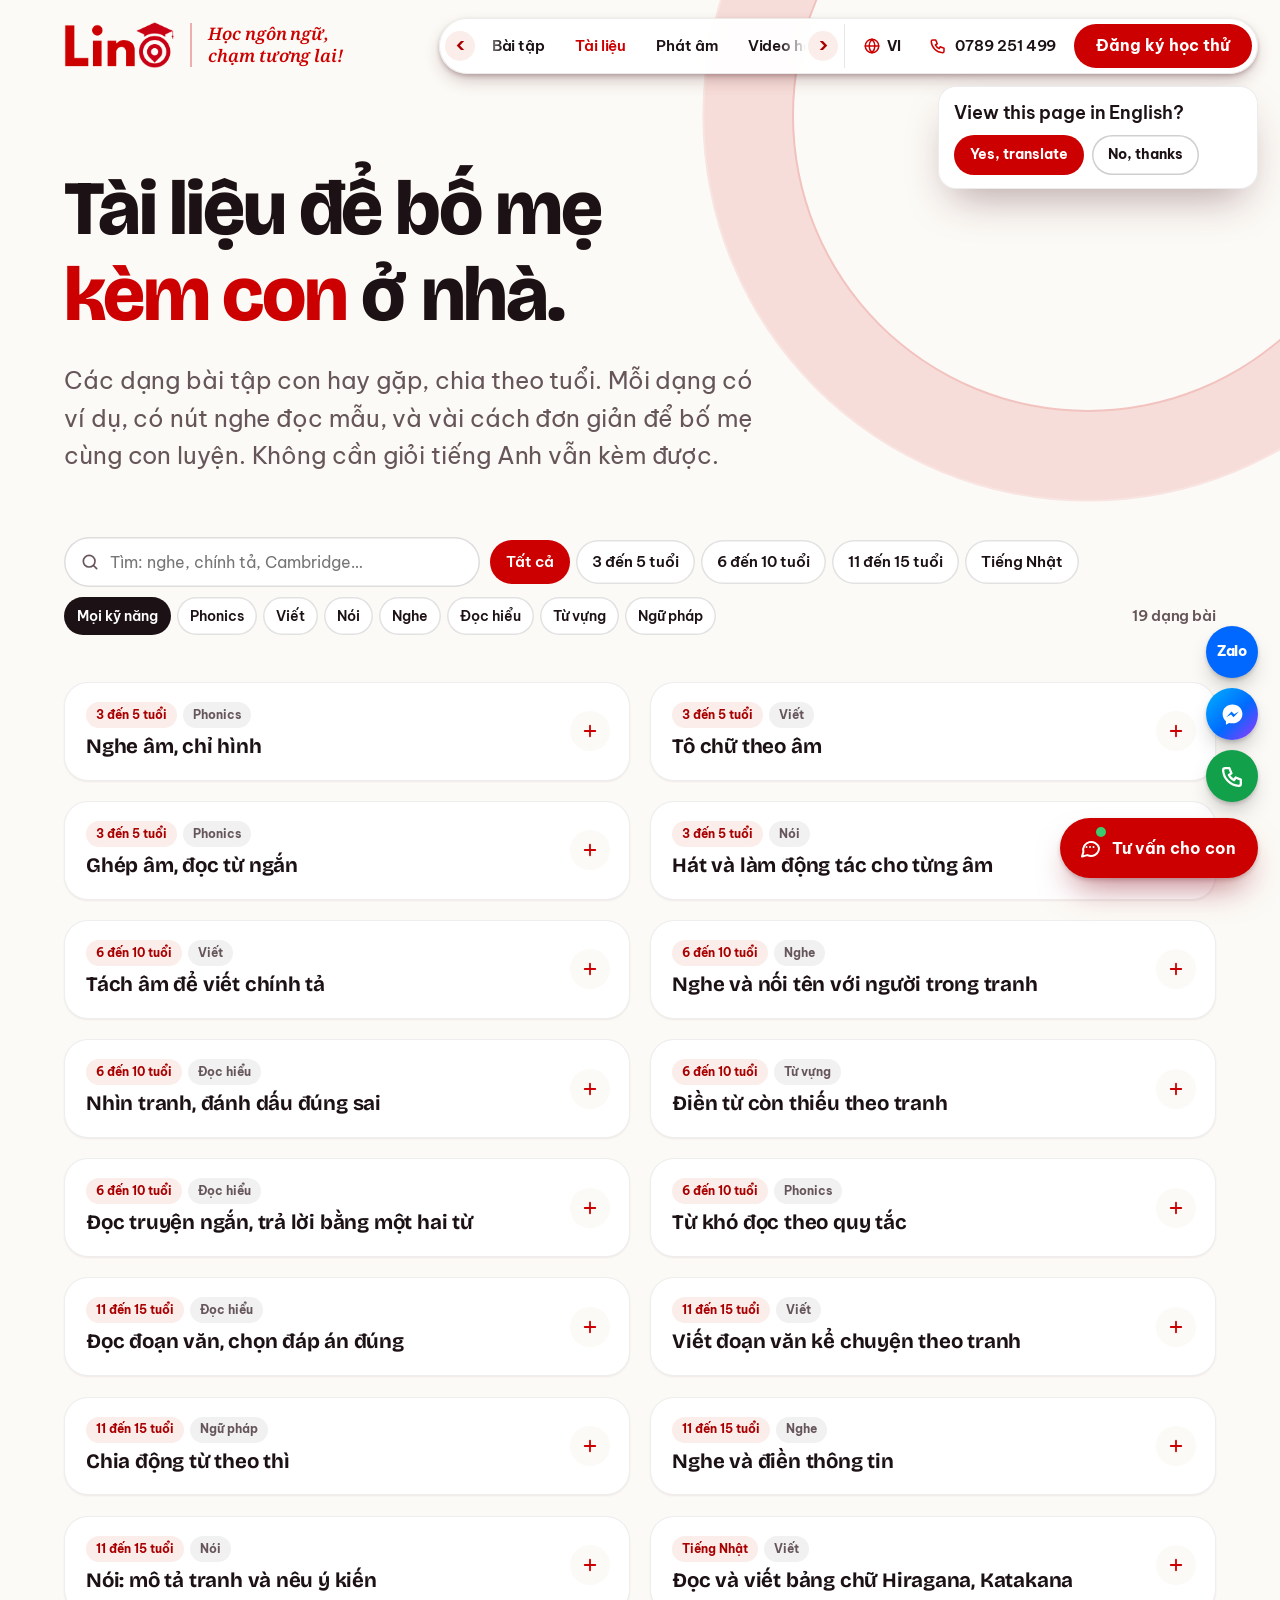
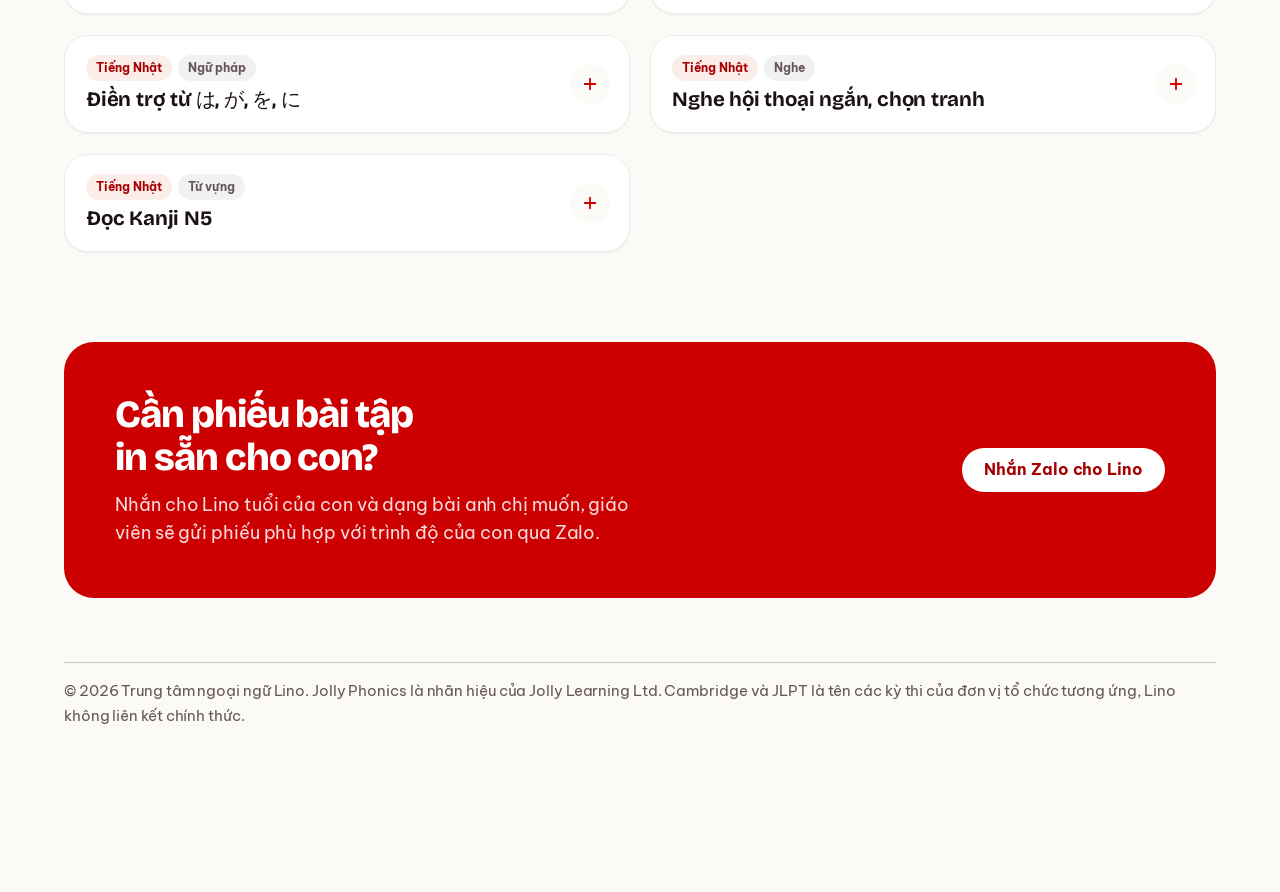
<file: tai-lieu.html>
<!doctype html>
<html lang="vi">
<head>
<meta charset="utf-8">
<meta name="viewport" content="width=device-width, initial-scale=1, viewport-fit=cover">
<title>Tài liệu bài tập · Lino</title>
<meta name="description" content="Các dạng bài tập tiếng Anh cho trẻ 3 đến 15 tuổi và tiếng Nhật N5, kèm ví dụ và cách bố mẹ kèm con học ở nhà. Trung tâm ngoại ngữ Lino, Như Quỳnh, Hưng Yên.">
<meta name="theme-color" content="#CC0000">
<meta property="og:title" content="Tài liệu bài tập cho bố mẹ · Lino">

<link rel="canonical" href="https://linoedugroup.com/tai-lieu">
<meta property="og:description" content="Các dạng bài tập tiếng Anh cho trẻ 3 đến 15 tuổi và tiếng Nhật N5, kèm ví dụ và cách bố mẹ kèm con học ở nhà. Trung tâm ngoại ngữ Lino, Như Quỳnh, Hưng Yên.">
<meta property="og:url" content="https://linoedugroup.com/tai-lieu">
<meta property="og:type" content="website">
<meta property="og:site_name" content="Lino Edu">
<meta property="og:image" content="https://linoedugroup.com/assets/share.jpg">
<meta property="og:image:width" content="1200">
<meta property="og:image:height" content="630">
<meta name="twitter:card" content="summary_large_image">
<link rel="icon" href="assets/mark.webp" type="image/webp">
<link rel="apple-touch-icon" href="assets/icon-180.png">
<link rel="preconnect" href="https://fonts.googleapis.com">
<link rel="preconnect" href="https://fonts.gstatic.com" crossorigin>
<link href="https://fonts.googleapis.com/css2?family=Be+Vietnam+Pro:wght@400;500;600;700&family=Bricolage+Grotesque:opsz,wght@12..96,500..800&family=Noto+Sans+JP:wght@500;700&family=Noto+Serif:ital,wght@1,600&display=swap" rel="stylesheet">
<link rel="stylesheet" href="scrollcraft.css?v=202611182330">
<link rel="stylesheet" href="site.css?v=202611182330">
<script>document.documentElement.classList.add('js');</script>
<style>
  body { background: var(--paper); }
  [lang="ja"] { font-family: "Noto Sans JP", "Hiragino Sans", "Yu Gothic", sans-serif; }

  .lib-hero { position: relative; padding: clamp(7.5rem, 13vw, 11rem) 0 clamp(2rem, 4vw, 3rem); overflow: hidden; }
  .lib-hero::after { content: ""; position: absolute; z-index: 0; right: -8vw; top: -14vw; width: 46vw; aspect-ratio: 1; border-radius: 50%; pointer-events: none;
    box-shadow: 0 0 0 2px color-mix(in srgb, var(--red) 12%, transparent), 0 0 0 7vw color-mix(in srgb, var(--red) 3%, transparent), 0 0 0 calc(7vw + 2px) color-mix(in srgb, var(--red) 9%, transparent); }
  .lib-hero .sc-wrap { position: relative; z-index: 1; }
  .lib-hero h1 { font-size: clamp(2.6rem, 6vw, 5.6rem); max-width: 13ch; }
  .lib-hero p { margin-top: var(--sc-5); max-width: 44ch; color: var(--sc-ink-soft); font-size: var(--sc-t-lg); line-height: 1.55; text-wrap: pretty; }

  .tools { position: sticky; top: 80px; z-index: 20; border-radius: 0 0 22px 22px; padding-block: 14px; background: color-mix(in srgb, var(--paper) 92%, transparent);
    -webkit-backdrop-filter: blur(12px); backdrop-filter: blur(12px); border-bottom: 1px solid transparent; transition: border-color 200ms var(--ease); }
  .tools.is-stuck { border-bottom-color: color-mix(in srgb, var(--sc-ink) 8%, transparent); }
  .tools__row { display: flex; gap: 10px; align-items: center; flex-wrap: wrap; }
  .search { position: relative; flex: 1 1 18rem; max-width: 26rem; }
  .search svg { position: absolute; left: 16px; top: 50%; translate: 0 -50%; width: 20px; height: 20px; color: var(--sc-ink-soft); pointer-events: none; }
  .search input { width: 100%; min-height: 50px; padding: 0 16px 0 46px; border-radius: 999px; border: 0; background: #fff; font: 400 1rem/1 var(--sc-font-text); color: var(--sc-ink);
    box-shadow: inset 0 0 0 1.5px color-mix(in srgb, var(--sc-ink) 14%, transparent); transition: box-shadow 160ms var(--ease); }
  .search input:focus-visible { outline: none; box-shadow: inset 0 0 0 2px var(--red); }
  .seg { display: flex; gap: 6px; flex-wrap: wrap; }
  .seg button { min-height: 44px; padding: 0 16px; border-radius: 999px; border: 0; cursor: pointer; background: #fff; color: var(--sc-ink);
    font: 600 0.94rem/1 var(--sc-font-text); box-shadow: inset 0 0 0 1.5px color-mix(in srgb, var(--sc-ink) 12%, transparent);
    transition: background-color 200ms var(--ease), color 200ms var(--ease), box-shadow 200ms var(--ease), transform 160ms var(--ease); }
  .seg button:active { transform: scale(0.96); }
  .seg button[aria-pressed="true"] { background: var(--red); color: #fff; box-shadow: none; }
  .seg--skill button { min-height: 38px; padding: 0 13px; font-size: 0.88rem; }
  .seg--skill button[aria-pressed="true"] { background: var(--sc-ink); }
  .seg button:focus-visible { outline: 2px solid var(--sc-ink); outline-offset: 2px; }
  @media (hover: hover) and (pointer: fine) { .seg button:not([aria-pressed="true"]):hover { background: var(--blush); } }
  .tools__skill { margin-top: 10px; }
  .count { margin-left: auto; color: var(--sc-ink-soft); font-size: var(--sc-t-sm); font-weight: 600; white-space: nowrap; }

  .lib { padding-block: var(--sc-6) clamp(4rem, 9vw, 8rem); }
  .grid { display: grid; grid-template-columns: repeat(2, minmax(0, 1fr)); gap: clamp(0.9rem, 1.6vw, 1.4rem); align-items: start; }
  .doc { border-radius: 24px; background: #fff; box-shadow: 0 1px 2px hsl(352 55% 18% / 0.07), inset 0 0 0 1px color-mix(in srgb, var(--sc-ink) 7%, transparent);
    transition: box-shadow 400ms var(--ease), transform 400ms var(--ease); view-transition-name: var(--vt); }
  .doc.is-open { box-shadow: 0 2px 4px hsl(352 55% 18% / 0.08), 0 26px 50px -24px hsl(352 55% 18% / 0.4), inset 0 0 0 1px color-mix(in srgb, var(--sc-ink) 7%, transparent); }
  .doc__head { width: 100%; display: grid; grid-template-columns: minmax(0, 1fr) auto; gap: 6px 14px; align-items: center; text-align: left;
    padding: 20px 20px 20px 22px; border: 0; background: none; cursor: pointer; color: inherit; border-radius: 24px; }
  .doc__head:focus-visible { outline: 2px solid var(--red); outline-offset: -2px; }
  .tags { display: flex; gap: 6px; flex-wrap: wrap; grid-column: 1; }
  .tag { display: inline-flex; align-items: center; min-height: 26px; padding: 0 10px; border-radius: 999px; font-size: 0.78rem; font-weight: 700; background: var(--blush); color: var(--red-deep); }
  .tag--k { background: color-mix(in srgb, var(--sc-ink) 6%, transparent); color: var(--sc-ink-soft); }
  .doc__t { grid-column: 1; font: 700 clamp(1.15rem, 1.6vw, 1.35rem)/1.3 var(--sc-font-display); letter-spacing: -0.01em; text-wrap: balance; }
  .doc__i { grid-column: 2; grid-row: 1 / span 2; width: 40px; height: 40px; border-radius: 50%; display: grid; place-items: center; background: var(--paper); color: var(--red);
    transition: transform 500ms var(--ease), background-color 300ms var(--ease); }
  .doc__i svg { width: 18px; height: 18px; }
  .doc.is-open .doc__i { transform: rotate(45deg); background: var(--red); color: #fff; }
  .doc__more { display: grid; grid-template-rows: 0fr; transition: grid-template-rows 520ms var(--ease); }
  .doc.is-open .doc__more { grid-template-rows: 1fr; }
  .doc__more > div { overflow: hidden; }
  .doc__body { padding: 0 22px 22px; display: grid; gap: var(--sc-4); opacity: 0; transform: translateY(-6px); transition: opacity 360ms var(--ease) 80ms, transform 520ms var(--ease); }
  .doc.is-open .doc__body { opacity: 1; transform: none; }
  .doc__body p { color: var(--sc-ink-soft); line-height: 1.6; text-wrap: pretty; }
  .ex { padding: 14px 16px; border-radius: 16px; background: var(--paper); line-height: 1.6; }
  .ex small { display: block; font-size: 0.78rem; font-weight: 700; letter-spacing: 0.04em; text-transform: uppercase; color: var(--red); margin-bottom: 4px; }
  .ex b { color: var(--red-deep); }
  .home-tips h4 { margin: 0 0 6px; font: 700 0.98rem/1.3 var(--sc-font-text); }
  .home-tips ul { margin: 0; padding-left: 1.1em; color: var(--sc-ink-soft); line-height: 1.6; }
  .home-tips li + li { margin-top: 4px; }
  .listen { display: flex; gap: 6px; flex-wrap: wrap; }
  .listen button { display: inline-flex; align-items: center; gap: 6px; min-height: 40px; padding: 0 14px; border-radius: 999px; border: 0; cursor: pointer;
    background: var(--blush); color: var(--red-deep); font: 600 0.92rem/1.2 var(--sc-font-text); text-align: left; transition: transform 200ms var(--ease); }
  .listen button svg { width: 16px; height: 16px; flex: none; }
  .listen button.is-saying { animation: pop 600ms var(--ease); }
  @keyframes pop { 30% { transform: scale(1.06); } }
  .doc__act { display: flex; gap: 8px; flex-wrap: wrap; padding-top: var(--sc-2); }
  .doc__act .btn { min-height: 44px; font-size: 0.95rem; }

  .empty { padding: var(--sc-8) 0; text-align: center; color: var(--sc-ink-soft); }
  .empty[hidden] { display: none; }

  .ask { margin-top: clamp(3rem, 7vw, 6rem); display: grid; grid-template-columns: minmax(0, 1fr) auto; gap: var(--sc-6); align-items: center;
    padding: clamp(1.75rem, 4vw, 3.25rem); border-radius: 30px; background: var(--red); color: #fff; }
  .ask h2 { font-size: clamp(1.8rem, 3vw, 2.8rem); max-width: 18ch; }
  .ask p { margin-top: var(--sc-3); color: rgb(255 255 255 / 0.86); max-width: 46ch; line-height: 1.55; }
  .ask .btn { background: #fff; color: var(--red-deep); }
  .foot { margin-top: var(--sc-8); padding-block: var(--sc-4) var(--sc-7); border-top: 1px solid var(--sc-hairline-strong); font-size: var(--sc-t-sm); color: var(--sc-ink-soft); }

  @media (max-width: 860px) {
    .grid { grid-template-columns: 1fr; }
    .tools { top: 0; border-radius: 0; }
    .tools__row { gap: 8px; }
    .search { max-width: none; flex-basis: 100%; }
    .seg { flex-wrap: nowrap; overflow-x: auto; scrollbar-width: none; margin-inline: calc(var(--sc-gutter) * -1); padding-inline: var(--sc-gutter); }
    .seg::-webkit-scrollbar { display: none; }
    .seg button { flex: none; }
    .count { display: none; }
    .ask { grid-template-columns: 1fr; }
    .foot { padding-bottom: calc(var(--dock-h) + var(--sc-6)); }
  }
  @media (prefers-reduced-motion: reduce) {
    .doc__more, .doc__body, .doc__i { transition: none; }
  }
  ::view-transition-group(*) { animation-duration: 420ms; animation-timing-function: cubic-bezier(0.22, 1, 0.36, 1); }
</style>
</head>
<body>

<nav class="dock" aria-label="Điều hướng">
  <div class="dock__links">
    <button class="dock__mui dock__mui--lui" type="button" tabindex="-1" aria-hidden="true" hidden>‹</button>
    <div class="dock__truot" data-lenis-prevent>
      <a href="/" data-home>Trang chủ</a>
      <a href="/bai-tap">Bài tập</a>
      <a href="/tai-lieu" aria-current="page">Tài liệu</a>
      <a href="/phat-am">Phát âm</a>
      <a href="/video-hoc">Video học</a>
      <a href="/lo-trinh">Lộ trình</a>
      <a href="/chung-nhan">Chứng nhận</a>
    </div>
    <button class="dock__mui dock__mui--toi" type="button" tabindex="-1" aria-hidden="true" hidden>›</button>
  </div>
  <button class="dock__menu" type="button" aria-expanded="false" aria-controls="menu">
    <svg viewBox="0 0 24 24" fill="none" stroke="currentColor" stroke-width="2.2" stroke-linecap="round" aria-hidden="true"><path d="M4 7h16M4 12h16M4 17h10"/></svg>Menu
  </button>
  <a class="dock__call" href="tel:0789251499" aria-label="Gọi hotline Lino 0789 251 499">
    <svg viewBox="0 0 24 24" fill="none" stroke="currentColor" stroke-width="2" stroke-linecap="round" stroke-linejoin="round" aria-hidden="true"><path d="M5 4h4l2 5-2.5 1.5a11 11 0 0 0 5 5L15 13l5 2v4a2 2 0 0 1-2 2A16 16 0 0 1 3 6a2 2 0 0 1 2-2"/></svg>
    <span>0789 251 499</span>
  </a>
  <a class="btn" href="/#dang-ky">Đăng ký học thử</a>
</nav>
<div class="sheet" id="menu" aria-hidden="true">
  <button class="sheet__bg" type="button" tabindex="-1" aria-label="Đóng menu"></button>
  <nav class="sheet__panel" aria-label="Menu">
    <a href="/">Trang chủ <small>Lino</small></a>
    <a href="/bai-tap">Bài tập về nhà <small>Theo lớp</small></a>
    <a href="/tai-lieu">Tài liệu bài tập <small>Bạn đang ở đây</small></a>
    <a href="/phat-am">Luyện phát âm cùng con <small>5 phút mỗi tối</small></a>
    <a href="/video-hoc">Video học cùng con <small>Kênh YouTube Lino</small></a>
    <a href="/lo-trinh">Lộ trình chứng chỉ <small>Cambridge, IELTS, TOEIC, JLPT</small></a>
    <a href="/chung-nhan">Chứng nhận <small>Giấy phép, chứng chỉ</small></a>
    <a href="/#dang-ky">Đăng ký học thử <small>Nhắn Zalo hoặc gọi</small></a>
  </nav>
</div>

<div class="top"><a href="/"><img src="assets/logo-word.webp" width="640" height="267" alt="Lino, về trang chủ"></a><p class="top__slogan">Học ngôn ngữ, <span>chạm tương lai!</span></p></div>

<main>
  <header class="lib-hero">
    <div class="sc-wrap" data-sc-in data-sc-stagger="90">
      <h1>Tài liệu để bố mẹ <span class="em">kèm con</span> ở nhà.</h1>
      <p>Các dạng bài tập con hay gặp, chia theo tuổi. Mỗi dạng có ví dụ, có nút nghe đọc mẫu, và vài cách đơn giản để bố mẹ cùng con luyện. Không cần giỏi tiếng Anh vẫn kèm được.</p>
    </div>
  </header>

  <div class="tools" id="tools">
    <div class="sc-wrap">
      <div class="tools__row">
        <label class="search"><span class="vh">Tìm dạng bài</span>
          <svg viewBox="0 0 24 24" fill="none" stroke="currentColor" stroke-width="2" stroke-linecap="round" aria-hidden="true"><circle cx="11" cy="11" r="7"/><path d="M20 20l-3.5-3.5"/></svg>
          <input id="q" type="search" placeholder="Tìm: nghe, chính tả, Cambridge…" autocomplete="off">
        </label>
        <div class="seg" id="ages" role="group" aria-label="Lọc theo độ tuổi">
          <button type="button" data-age="" aria-pressed="true">Tất cả</button>
          <button type="button" data-age="3-5" aria-pressed="false">3 đến 5 tuổi</button>
          <button type="button" data-age="6-10" aria-pressed="false">6 đến 10 tuổi</button>
          <button type="button" data-age="11-15" aria-pressed="false">11 đến 15 tuổi</button>
          <button type="button" data-age="nhat" aria-pressed="false">Tiếng Nhật</button>
        </div>
      </div>
      <div class="tools__row tools__skill">
        <div class="seg seg--skill" id="skills" role="group" aria-label="Lọc theo kỹ năng"></div>
        <span class="count" id="count" aria-live="polite"></span>
      </div>
    </div>
  </div>

  <section class="lib">
    <div class="sc-wrap">
      <div class="grid" id="grid"></div>
      <p class="empty" id="empty" hidden>Chưa có dạng bài nào khớp. Anh chị thử từ khác, hoặc hỏi Lino ở ô tư vấn nhé.</p>

      <div class="ask" data-sc-in>
        <div>
          <h2>Cần phiếu bài tập in sẵn cho con?</h2>
          <p>Nhắn cho Lino tuổi của con và dạng bài anh chị muốn, giáo viên sẽ gửi phiếu phù hợp với trình độ của con qua Zalo.</p>
        </div>
        <a class="btn" href="https://zalo.me/0789251499" target="_blank" rel="noopener" id="ask-zalo">Nhắn Zalo cho Lino</a>
      </div>

      <p class="foot">© 2026 Trung tâm ngoại ngữ Lino. Jolly Phonics là nhãn hiệu của Jolly Learning Ltd. Cambridge và JLPT là tên các kỳ thi của đơn vị tổ chức tương ứng, Lino không liên kết chính thức.</p>
    </div>
  </section>
</main>

<script src="chinh-sua/ap-dung.js?v=202611182330"></script>
<script src="trang-tri.js?v=202611182330"></script>
<script src="data/tai-lieu.js?v=202611182330"></script>
<script src="data/cau-hinh.js?v=202611182330"></script>
<script src="vendor/lenis.min.js"></script>
<script src="scrollcraft.js?v=202611182330"></script>
<script src="site.js?v=202611182330"></script>
<script src="thanh-cong-cu.js?v=202611182330"></script>
<script>
ScrollCraft.mount(document.body);
(function () {
  var DOCS = window.LINO_DOCS || [];
  var AGE = { '3-5': '3 đến 5 tuổi', '6-10': '6 đến 10 tuổi', '11-15': '11 đến 15 tuổi', 'nhat': 'Tiếng Nhật' };
  var SPEAK = '<svg viewBox="0 0 24 24" aria-hidden="true"><path d="M4 9v6h4l5 4V5L8 9H4z" fill="currentColor"/><path d="M16 8.5a5 5 0 0 1 0 7" fill="none" stroke="currentColor" stroke-width="2" stroke-linecap="round"/></svg>';
  var PLUS = '<svg viewBox="0 0 24 24" fill="none" stroke="currentColor" stroke-width="2.4" stroke-linecap="round" aria-hidden="true"><path d="M12 5v14M5 12h14"/></svg>';
  var grid = document.getElementById('grid'), empty = document.getElementById('empty'), count = document.getElementById('count');
  var q = document.getElementById('q');
  var f = { age: '', skill: '', text: '' };

  var skills = [];
  DOCS.forEach(function (d) { if (skills.indexOf(d.kynang) < 0) skills.push(d.kynang); });
  var skillBox = document.getElementById('skills');
  skillBox.innerHTML = '<button type="button" data-skill="" aria-pressed="true">Mọi kỹ năng</button>' +
    skills.map(function (s) { return '<button type="button" data-skill="' + s + '" aria-pressed="false">' + s + '</button>'; }).join('');

  function fold(s) { return String(s).toLowerCase().normalize('NFD').replace(/[̀-ͯ]/g, '').replace(/đ/g, 'd').replace(/<[^>]+>/g, ' '); }
  function esc(s) { return String(s).replace(/[&<>"]/g, function (c) { return { '&': '&amp;', '<': '&lt;', '>': '&gt;', '"': '&quot;' }[c]; }); }

  /* every card is built once; filtering only shows and hides them */
  DOCS.forEach(function (d, i) {
    var a = document.createElement('article');
    a.className = 'doc'; a.id = d.id;
    a.style.setProperty('--vt', 'doc-' + i);
    a._hay = fold([d.ten, d.muctieu, d.vidu, d.kynang, AGE[d.nhom], (d.onha || []).join(' ')].join(' '));
    a._d = d;
    var listen = (d.nghe && d.nghe.length) ? '<div class="listen">' + d.nghe.map(function (w) {
      return '<button type="button" data-speak="' + esc(w) + '">' + SPEAK + '<span lang="en">' + esc(w.length > 34 ? 'Nghe câu mẫu' : w) + '</span></button>'; }).join('') + '</div>' : '';
    var file = d.tep ? '<a class="btn" href="' + esc(d.tep) + '" download>Tải phiếu bài tập</a>' : '';
    a.innerHTML =
      '<button class="doc__head" type="button" aria-expanded="false" aria-controls="b-' + d.id + '">' +
        '<span class="tags"><span class="tag">' + AGE[d.nhom] + '</span><span class="tag tag--k">' + esc(d.kynang) + '</span></span>' +
        '<span class="doc__t">' + esc(d.ten) + '</span><span class="doc__i">' + PLUS + '</span></button>' +
      '<div class="doc__more" id="b-' + d.id + '"><div><div class="doc__body">' +
        '<p>' + esc(d.muctieu) + '</p>' +
        '<div class="ex"><small>Ví dụ</small>' + d.vidu + '</div>' + listen +
        '<div class="home-tips"><h4>Kèm con ở nhà</h4><ul>' + (d.onha || []).map(function (t) { return '<li>' + t + '</li>'; }).join('') + '</ul></div>' +
        '<div class="doc__act">' + file + '<a class="btn btn--soft" href="https://zalo.me/0789251499" target="_blank" rel="noopener" data-xin>Xin phiếu dạng này qua Zalo</a></div>' +
      '</div></div></div>';
    var head = a.querySelector('.doc__head');
    head.addEventListener('click', function () {
      var open = !a.classList.contains('is-open');
      a.classList.toggle('is-open', open);
      head.setAttribute('aria-expanded', open ? 'true' : 'false');
      a.querySelector('.doc__more').inert = !open;
    });
    a.querySelector('.doc__more').inert = true;
    a.querySelector('[data-xin]').addEventListener('click', function () {
      var m = 'Chào Lino, tôi muốn xin phiếu bài tập dạng “' + d.ten + '” (' + AGE[d.nhom] + ') cho con.';
      try { navigator.clipboard && navigator.clipboard.writeText(m); } catch (e) {}
    });
    grid.appendChild(a);
  });
  var cards = Array.prototype.slice.call(grid.children);

  function apply(animate) {
    var t = fold(f.text.trim());
    var run = function () {
      var n = 0;
      cards.forEach(function (c) {
        var ok = (!f.age || c._d.nhom === f.age) && (!f.skill || c._d.kynang === f.skill) && (!t || c._hay.indexOf(t) >= 0);
        c.hidden = !ok; if (ok) n++;
      });
      count.textContent = n + ' dạng bài';
      empty.hidden = n > 0;
    };
    if (animate && document.startViewTransition && !matchMedia('(prefers-reduced-motion: reduce)').matches) document.startViewTransition(run);
    else run();
  }
  function press(group, attr, val) {
    Array.prototype.forEach.call(group.querySelectorAll('button'), function (b) { b.setAttribute('aria-pressed', b.getAttribute(attr) === val ? 'true' : 'false'); });
  }
  document.getElementById('ages').addEventListener('click', function (e) {
    var b = e.target.closest('button'); if (!b) return;
    f.age = b.getAttribute('data-age'); press(this, 'data-age', f.age); apply(true);
    history.replaceState(null, '', f.age ? '#' + f.age : location.pathname);
  });
  skillBox.addEventListener('click', function (e) {
    var b = e.target.closest('button'); if (!b) return;
    f.skill = b.getAttribute('data-skill'); press(this, 'data-skill', f.skill); apply(true);
  });
  var timer;
  q.addEventListener('input', function () { clearTimeout(timer); timer = setTimeout(function () { f.text = q.value; apply(false); }, 120); });

  /* arriving with #3-5, #nhat ... preselects the age; arriving with a card id opens it */
  var h = decodeURIComponent(location.hash.slice(1));
  if (AGE[h]) { f.age = h; press(document.getElementById('ages'), 'data-age', h); }
  apply(false);
  var target = h && document.getElementById(h);
  if (target && target.classList.contains('doc')) { target.querySelector('.doc__head').click(); setTimeout(function () { window.LinoScrollTo(target); }, 200); }

  document.getElementById('ask-zalo').addEventListener('click', function () {
    try { navigator.clipboard && navigator.clipboard.writeText('Chào Lino, tôi muốn xin phiếu bài tập cho con. Con tôi năm nay … tuổi.'); } catch (e) {}
  });

  var tools = document.getElementById('tools');
  if ('IntersectionObserver' in window) {
    var s = document.createElement('div'); s.style.height = '1px'; tools.parentNode.insertBefore(s, tools);
    new IntersectionObserver(function (es) { tools.classList.toggle('is-stuck', !es[0].isIntersecting); }).observe(s);
  }
})();
</script>
</body>
</html>
</file>
<file: scrollcraft.css>
/* ============================================================================
   scrollcraft.css: the taste floor
   ----------------------------------------------------------------------------
   Two layers, and the split matters:

     TOKENS   what you override per brand. Colour roles, the type ramp, the
              spacing scale, elevation, motion. A brand is ~12 values.
     DEVICES  what the engine drives. Do not restyle these to taste; they are
              the mechanism. Style your own markup instead.

   Nothing here draws a "component". There are no card, badge, or pill classes,
   because a stylesheet that ships those is how every page built on it ends up
   with the same shapes. You get a floor and a vocabulary; the composition is
   yours.
   ========================================================================== */

/* ---------------------------------------------------------------- tokens -- */
:root {
  /* --- colour roles. Override these six and the page is rebranded. -------- */
  --sc-canvas:      #08090b;   /* the page ground. Drift interpolates this.   */
  --sc-surface:     #101217;   /* anything raised off the ground             */
  --sc-ink:         #f4f2ef;   /* primary text                               */
  --sc-ink-soft:    #9a9ba1;   /* secondary text. Tinted, never flat gray.   */
  --sc-accent:      #d8ff3e;   /* ONE accent. It owns a region, not confetti. */
  --sc-accent-ink:  #08090b;   /* text that sits on the accent               */

  --sc-hairline:    color-mix(in oklab, var(--sc-ink) 12%, transparent);
  --sc-hairline-strong: color-mix(in oklab, var(--sc-ink) 22%, transparent);

  /* --- type. Two families max. Display carries voice, text carries prose. - */
  --sc-font-display: "Instrument Sans", "Geist", system-ui, sans-serif;
  --sc-font-text:    "Geist", system-ui, sans-serif;
  --sc-font-mono:    "Geist Mono", ui-monospace, monospace;

  /* Fluid ramp. Tracking tightens as size grows because a face set at 6rem
     with 0 tracking reads loose; this is optical correction, not decoration. */
  --sc-t-xs:   clamp(0.75rem, 0.72rem + 0.15vw, 0.82rem);
  --sc-t-sm:   clamp(0.875rem, 0.84rem + 0.18vw, 0.95rem);
  --sc-t-base: clamp(1rem, 0.96rem + 0.22vw, 1.125rem);
  --sc-t-lg:   clamp(1.2rem, 1.1rem + 0.5vw, 1.5rem);
  --sc-t-xl:   clamp(1.6rem, 1.35rem + 1.2vw, 2.25rem);
  --sc-t-2xl:  clamp(2.1rem, 1.6rem + 2.4vw, 3.4rem);
  --sc-t-3xl:  clamp(2.8rem, 1.9rem + 4.2vw, 5rem);
  --sc-t-4xl:  clamp(3.4rem, 1.9rem + 6.6vw, 7.5rem);

  --sc-track-tight:  -0.035em;
  --sc-track-snug:   -0.02em;
  --sc-track-normal: -0.005em;
  --sc-track-wide:    0.08em;

  --sc-leading-none: 0.94;
  --sc-leading-tight: 1.06;
  --sc-leading-body: 1.62;

  --sc-measure: 62ch;

  /* --- space. 4px base: the useful middle steps an 8-only scale misses. --- */
  --sc-1: 0.25rem;  --sc-2: 0.5rem;   --sc-3: 0.75rem;  --sc-4: 1rem;
  --sc-5: 1.5rem;   --sc-6: 2rem;     --sc-7: 3rem;     --sc-8: 4rem;
  --sc-9: 6rem;     --sc-10: 8rem;    --sc-11: 12rem;

  /* Section rhythm is fluid so a phone doesn't inherit desktop air. */
  --sc-section: clamp(4.5rem, 9vw, 11rem);
  --sc-gutter:  clamp(1.25rem, 5vw, 5.5rem);
  --sc-maxw:    82rem;

  /* --- radius. Pick one scale for the page and hold it. ------------------- */
  --sc-r-sm: 6px;  --sc-r-md: 12px;  --sc-r-lg: 20px;  --sc-r-pill: 999px;

  /* --- elevation. Every shadow has an offset AND a soft blur, and is tinted
         to the canvas hue. A zero-offset coloured halo is decoration, not
         depth, so there isn't one here. ---------------------------------- */
  --sc-shadow-color: 220 40% 2%;
  --sc-e1: 0 1px 2px hsl(var(--sc-shadow-color) / 0.28),
           0 2px 6px -1px hsl(var(--sc-shadow-color) / 0.20);
  --sc-e2: 0 2px 4px hsl(var(--sc-shadow-color) / 0.24),
           0 8px 18px -4px hsl(var(--sc-shadow-color) / 0.30);
  --sc-e3: 0 4px 8px hsl(var(--sc-shadow-color) / 0.22),
           0 18px 40px -8px hsl(var(--sc-shadow-color) / 0.38),
           0 48px 90px -24px hsl(var(--sc-shadow-color) / 0.30);

  /* Edge light: a 1px top highlight sells a raised surface better than any
     amount of blur, because real raised things catch light on their lip. */
  --sc-edge: inset 0 1px 0 color-mix(in oklab, var(--sc-ink) 10%, transparent);

  /* --- motion. Built-in CSS easings are too weak for UI. ------------------ */
  --sc-ease-out:    cubic-bezier(0.23, 1, 0.32, 1);
  --sc-ease-in-out: cubic-bezier(0.77, 0, 0.175, 1);
  --sc-ease-drawer: cubic-bezier(0.32, 0.72, 0, 1);
  --sc-d-fast: 160ms;  --sc-d-base: 240ms;  --sc-d-slow: 420ms;

  --sc-z-stage: 1; --sc-z-copy: 20; --sc-z-chrome: 60;
}

/* --------------------------------------------------------------- reset -- */
*, *::before, *::after { box-sizing: border-box; }
html { -webkit-text-size-adjust: 100%; scroll-behavior: smooth; }
@media (prefers-reduced-motion: reduce) { html { scroll-behavior: auto; } }

body {
  margin: 0;
  background: var(--sc-canvas);
  color: var(--sc-ink);
  font-family: var(--sc-font-text);
  font-size: var(--sc-t-base);
  line-height: var(--sc-leading-body);
  letter-spacing: var(--sc-track-normal);
  -webkit-font-smoothing: antialiased;
  text-rendering: optimizeLegibility;
  font-synthesis-weight: none;
  overflow-x: clip;
}
img, video, canvas, svg { display: block; max-width: 100%; }
button, input, select, textarea { font: inherit; color: inherit; }

/* ------------------------------------------------- the browser surfaces --
   The parts you did not draw still carry the design. Selection, caret, focus
   ring, scrollbar and tabular numerals all ship with defaults that belong to no
   design system. Theming them is the cheapest signal that a page was built
   rather than assembled, and it is the step that gets skipped most reliably. */
::selection { background: var(--sc-accent); color: var(--sc-accent-ink); }
:root { caret-color: var(--sc-accent); accent-color: var(--sc-accent); }
:focus-visible {
  outline: 2px solid var(--sc-accent);
  outline-offset: 3px;
  border-radius: var(--sc-r-sm);
}
:where(a) { color: inherit; text-decoration-thickness: 1px; text-underline-offset: 0.22em; }
@supports (scrollbar-color: auto) {
  html { scrollbar-color: color-mix(in oklab, var(--sc-ink) 26%, transparent) transparent; scrollbar-width: thin; }
}
:where(table, .sc-nums, [data-sc-count]) { font-variant-numeric: tabular-nums; }

/* ----------------------------------------------------------- typography -- */
.sc-display {
  font-family: var(--sc-font-display);
  font-weight: 500;
  line-height: var(--sc-leading-none);
  letter-spacing: var(--sc-track-tight);
  text-wrap: balance;
  margin: 0;
}
.sc-display--xl { font-size: var(--sc-t-4xl); }
.sc-display--lg { font-size: var(--sc-t-3xl); }
.sc-display--md { font-size: var(--sc-t-2xl); letter-spacing: var(--sc-track-snug); }
.sc-lede {
  font-size: var(--sc-t-lg);
  line-height: 1.44;
  letter-spacing: var(--sc-track-snug);
  color: var(--sc-ink);
  max-width: 46ch;
  text-wrap: pretty;
  margin: 0;
}
.sc-body { max-width: var(--sc-measure); color: var(--sc-ink-soft); text-wrap: pretty; margin: 0; }
.sc-label {
  font-family: var(--sc-font-mono);
  font-size: var(--sc-t-xs);
  letter-spacing: var(--sc-track-wide);
  text-transform: uppercase;
  color: var(--sc-ink-soft);
}

/* ---------------------------------------------------------------- layout -- */
.sc-wrap { width: 100%; max-width: var(--sc-maxw); margin-inline: auto; padding-inline: var(--sc-gutter); }
.sc-section { padding-block: var(--sc-section); }
/* More space above a heading than below it: the gap belongs to the boundary,
   not to the pair. */
.sc-stack > * + * { margin-top: var(--sc-4); }
.sc-stack > :is(h1,h2,h3) { margin-top: var(--sc-7); }
.sc-stack > :is(h1,h2,h3):first-child { margin-top: 0; }
.sc-rule { height: 1px; border: 0; background: var(--sc-hairline); margin: 0; }

/* =============================================================== DEVICES ==
   Driven by the engine. Restyle your own markup, not these.                */

.sc-act--pinned { position: relative; }
.sc-stage {
  position: sticky; top: 0;
  height: 100vh; height: 100svh;
  overflow: clip;
  z-index: var(--sc-z-stage);
}

/* scrub / sequence media */
.sc-stage :is(video[data-sc-scrub], canvas[data-sc-sequence], .sc-stage__poster) {
  position: absolute; inset: 0;
  width: 100%; height: 100%;
  object-fit: cover;
}
video[data-sc-scrub] { opacity: 0; transition: opacity 380ms var(--sc-ease-out); }
.sc-has-clip video[data-sc-scrub] { opacity: 1; }
/* The poster is a live frame-holder, not a placeholder: it stays up until a
   real video frame has painted, which is what stops the blank-stage flash. */
.sc-stage__poster { z-index: 0; transition: opacity 380ms var(--sc-ease-out); }
.sc-has-clip .sc-stage__poster { opacity: 0; }

/* A scrim only where text sits. A full-frame darkening layer flattens the
   image everywhere to fix contrast in one corner. */
.sc-scrim {
  position: absolute; inset: 0; pointer-events: none; z-index: 1;
  background: linear-gradient(
    var(--sc-scrim-angle, 180deg),
    color-mix(in oklab, var(--sc-canvas) var(--sc-scrim-a, 78%), transparent) 0%,
    color-mix(in oklab, var(--sc-canvas) 30%, transparent) 42%,
    transparent 68%);
}
/* Point the scrim at the copy. A scrim gradient that darkens the top while the
   copy sits at the bottom fixes contrast nowhere and flattens the image
   everywhere, which is the most common way text-over-video goes wrong. */
.sc-scrim--bottom { --sc-scrim-angle: 0deg; }
.sc-scrim--left   { --sc-scrim-angle: 90deg; }
.sc-scrim--right  { --sc-scrim-angle: 270deg; }

/* Corner scrims, for copy anchored to a corner. An edge gradient has to darken
   a whole band across the frame to cover one corner; a corner gradient puts the
   density where the text is and leaves the rest of the image alone. Pair with
   .sc-copy--lead / .sc-copy--trail. */
.sc-scrim--lead {
  background: linear-gradient(to top right,
    color-mix(in oklab, var(--sc-canvas) 94%, transparent) 0%,
    color-mix(in oklab, var(--sc-canvas) 72%, transparent) 30%,
    color-mix(in oklab, var(--sc-canvas) 30%, transparent) 52%,
    transparent 72%);
}
.sc-scrim--trail {
  background: linear-gradient(to top left,
    color-mix(in oklab, var(--sc-canvas) 94%, transparent) 0%,
    color-mix(in oklab, var(--sc-canvas) 72%, transparent) 30%,
    color-mix(in oklab, var(--sc-canvas) 30%, transparent) 52%,
    transparent 72%);
}
/* A band across the bottom, for copy that spans the full width of the frame.
   That is what both corner anchors become below 860px, and it is also the right
   shape whenever the copy block is wider than a corner. */
.sc-scrim--band {
  background: linear-gradient(to top,
    color-mix(in oklab, var(--sc-canvas) 94%, transparent) 0%,
    color-mix(in oklab, var(--sc-canvas) 74%, transparent) 22%,
    color-mix(in oklab, var(--sc-canvas) 30%, transparent) 42%,
    transparent 58%);
}
.sc-scrim--vignette {
  background: radial-gradient(120% 90% at 50% 45%, transparent 40%,
              color-mix(in oklab, var(--sc-canvas) 70%, transparent) 100%);
}

/* copy over a stage.
   max-width is in rem, never ch. A `ch` on this container resolves against the
   CONTAINER's font-size (body size), not the display size of the heading inside
   it, so `max-width: 20ch` here silently produces a ~180px column and wraps a
   hero headline to six lines. Set a ch measure on the text element itself. */
.sc-copy {
  position: absolute; z-index: var(--sc-z-copy);
  inset-inline: var(--sc-gutter);
  max-width: min(46rem, 76vw);
  will-change: opacity, transform;
}
.sc-copy--lead   { left: var(--sc-gutter); bottom: clamp(3rem, 12vh, 9rem); }
/* inset-inline FIRST. It is the shorthand for left+right, so declaring it after
   `left: 50%` resets left to auto and the block drifts off the left edge. */
.sc-copy--center { inset-inline: auto; left: 50%; top: 50%; translate: -50% -50%; text-align: center; }
.sc-copy--trail  { inset-inline: auto; right: var(--sc-gutter); bottom: clamp(3rem, 12vh, 9rem); text-align: right; }

/* cue defaults: the engine writes opacity/transform inline, these are the
   pre-paint state so nothing flashes before the first read() */
[data-sc-cue] { opacity: 0; will-change: opacity, transform; }
.sc-ready [data-sc-cue] { transition: none; }

/* kinetic split */
.sc-split { display: inline-block; overflow: hidden; vertical-align: top; }
/* Descenders live below the baseline; a line mask clipped to the line box eats
   the tails off g, y, p, j. The padding buys them room back. */
.sc-split--line { display: block; padding-bottom: 0.14em; margin-bottom: -0.14em; }
.sc-split__i { display: inline-block; will-change: transform, opacity; }
.sc-is-split { opacity: 1 !important; }

/* horizontal rail */
[data-sc-pan] { display: flex; will-change: transform; }

/* reveal + parallax */
[data-sc-reveal] { will-change: clip-path; }
[data-sc-parallax] { will-change: transform; }

/* flow reveal (fires once) */
[data-sc-in], [data-sc-stagger] > * {
  opacity: 0;
  transform: translate3d(0, 14px, 0);
  transition: opacity 620ms var(--sc-ease-out), transform 620ms var(--sc-ease-out);
}
[data-sc-in].sc-in, [data-sc-stagger] > .sc-in { opacity: 1; transform: none; }

/* pointer devices */
[data-sc-tilt] { transform-style: preserve-3d; will-change: transform; }
[data-sc-magnet] { will-change: transform; }
/* isolation always; position only if nothing more specific already set it.
   Written with :where() (zero specificity) on purpose: a plain `position:
   relative` here has the same weight as `.sc-stage` and, being later in the
   file, silently wins. A stage carrying both attributes then stops being
   sticky and the whole act scrolls away instead of pinning. */
[data-sc-spotlight] { isolation: isolate; }
:where([data-sc-spotlight]) { position: relative; }
[data-sc-spotlight]::after {
  content: ""; position: absolute; inset: 0; pointer-events: none; z-index: 2;
  background: radial-gradient(
    28rem 28rem at calc(var(--sc-mx, 0.5) * 100%) calc(var(--sc-my, 0.5) * 100%),
    color-mix(in oklab, var(--sc-accent) 16%, transparent), transparent 70%);
  opacity: 0; transition: opacity var(--sc-d-slow) var(--sc-ease-out);
}
[data-sc-spotlight]:hover::after { opacity: 1; }

/* =========================================================== WORLDFLIGHT ==
   One fixed stage for the whole page. The only thing in document flow is the
   spacer, and it is empty. If you find yourself adding a section here, you want
   act mode instead: the moment a real block scrolls past the fixed stage, the
   page has a seam again and the whole point is gone.                        */

[data-sc-mode="worldflight"] { position: relative; }

.sc-world {
  position: fixed; inset: 0;
  overflow: clip;
  z-index: var(--sc-z-stage);
  background: var(--sc-canvas);
}

/* Every leg is mounted for the life of the page and stacked in the same box.
   The engine owns opacity, visibility and z-index here; do not set them. */
.sc-world__seg {
  position: absolute; inset: 0;
  opacity: 0;
  will-change: opacity;
}
.sc-world__seg > :is(video, img, canvas) {
  position: absolute; inset: 0;
  width: 100%; height: 100%;
  object-fit: cover;
}
/* The poster is the frame-holder AND the first camera move: the engine pushes
   it in slowly until a real decoded frame is available to replace it. */
.sc-world__poster {
  z-index: 0;
  transform-origin: 50% 50%;
  transition: opacity 420ms var(--sc-ease-out);
}
.sc-world__seg > video { z-index: 1; }
.sc-world__seg.sc-has-clip .sc-world__poster { opacity: 0; }
/* The act stylesheet lights a clip through its ancestor act. A worldflight leg
   has no act, so match the class the engine also writes on the clip itself. */
video[data-sc-scrub].sc-has-clip { opacity: 1; }

/* The copy layer is fixed too, and inert by default: the engine hands
   pointer-events back to a block only while it is actually legible. */
.sc-world__copy {
  position: fixed; inset: 0;
  z-index: var(--sc-z-copy);
  pointer-events: none;
}
.sc-world__scrim { position: absolute; inset: 0; pointer-events: none; z-index: 0; }
[data-sc-copy] {
  opacity: 0;
  pointer-events: none;
  will-change: opacity, transform;
}
.sc-ready [data-sc-copy] { transition: none; }

/* The track. Empty on purpose. */
.sc-world__spacer { pointer-events: none; }

/* scroll progress */
[data-sc-progress] {
  position: fixed; inset: 0 0 auto 0; height: 2px; z-index: var(--sc-z-chrome);
  background: var(--sc-accent); transform-origin: 0 50%; transform: scaleX(0);
  will-change: transform;
}

/* ----------------------------------------------------------- atmosphere --
   Depth is not only shadow. Grain keeps a flat dark ground from banding, and
   it is the difference between "a dark page" and "a lit room". */
.sc-grain { position: fixed; inset: 0; pointer-events: none; z-index: 3; opacity: 0.045; }
.sc-grain::before {
  content: ""; position: absolute; inset: -50%;
  background-image: url("data:image/svg+xml;utf8,<svg xmlns='http://www.w3.org/2000/svg' width='140' height='140'><filter id='n'><feTurbulence type='fractalNoise' baseFrequency='0.85' numOctaves='3'/></filter><rect width='140' height='140' filter='url(%23n)'/></svg>");
}

/* -------------------------------------------------------- reduced motion -- */
@media (prefers-reduced-motion: reduce) {
  /* Fewer and gentler, not zero. Opacity still carries the reveal so the page
     is comprehensible; every position change is dropped. */
  [data-sc-in], [data-sc-stagger] > * { transform: none; transition-duration: 220ms; }
  [data-sc-parallax], [data-sc-pan], .sc-split__i { transform: none !important; }
  /* A wipe is a position change too. Show reveal content settled. */
  [data-sc-reveal] { clip-path: none !important; }
  /* A rail's transform IS its navigation, not decoration. Zeroing it the way
     parallax and kinetic type are zeroed parks the act on its first screenful
     and makes everything past the fold unreachable: a device degrading into
     missing content. Hand the travel back to the reader as an ordinary scroll
     region instead, so the same items are all still gettable without motion.
     A build that would rather re-lay the rail out as a grid can still do that;
     this is the floor, not the ceiling. */
  [data-sc-act="pan"] .sc-stage,
  [data-sc-act="pan"] [data-sc-stage] {
    overflow-x: auto; overflow-y: hidden;
    overscroll-behavior-x: contain;
    scroll-snap-type: x proximity;
  }
  [data-sc-pan] > * { scroll-snap-align: center; }
  [data-sc-spotlight]::after { display: none; }
  /* A worldflight keeps its whole story here. No clip is ever fetched, so the
     posters are the film, and they cross-dissolve through exactly the same
     seams at exactly the same scroll positions. The push-in and the copy drift
     are the only things that go. */
  .sc-world__poster, [data-sc-copy] { transform: none !important; }
}

/* --------------------------------------------------------------- mobile -- */
@media (max-width: 860px) {
  .sc-copy { inset-inline: var(--sc-gutter); max-width: none; }
  .sc-copy--trail { text-align: left; }
  .sc-stage { height: 100svh; }
  /* .sc-copy--trail re-anchors to the left and spans the full width here, so a
     bottom-RIGHT corner gradient darkens the one corner the copy just left and
     guarantees a contrast failure over any bright clip. Point the density at
     the copy: the same band .sc-scrim--band paints. */
  .sc-scrim--trail {
    background: linear-gradient(to top,
      color-mix(in oklab, var(--sc-canvas) 94%, transparent) 0%,
      color-mix(in oklab, var(--sc-canvas) 74%, transparent) 22%,
      color-mix(in oklab, var(--sc-canvas) 30%, transparent) 42%,
      transparent 58%);
  }
}
</file>
<file: site.css>
/* Lino: shared chrome for every page. Navigation, the chat, buttons, subpage shell.
   The scroll engine stays untouched; this file only themes and adds. */

:root {
  --sc-canvas:     #FCFAF6;
  --sc-surface:    #FFFFFF;
  --sc-ink:        #1C1114;
  --sc-ink-soft:   #66565A;
  --sc-accent:     #CC0000;
  --sc-accent-ink: #FFFFFF;
  --sc-font-display: "Bricolage Grotesque", "Be Vietnam Pro", system-ui, sans-serif;
  --sc-font-text:    "Be Vietnam Pro", system-ui, sans-serif;
  --sc-shadow-color: 352 55% 18%;

  --red: #CC0000;
  --red-deep: #A80000;
  --paper: #FCFAF6;
  --blush: #FBEDEA;
  --night: #170A0D;
  --r-photo: 22px;
  --dock-h: 0px;
  --ease: cubic-bezier(0.22, 1, 0.36, 1);
}

[hidden] { display: none !important; }
html.lenis, html.lenis body { height: auto; }
.lenis.lenis-smooth { scroll-behavior: auto !important; }
.lenis.lenis-stopped { overflow: hidden; }

h1, h2, h3 { font-family: var(--sc-font-display); font-weight: 800; line-height: 1.12;
  letter-spacing: -0.028em; margin: 0; text-wrap: balance; }
p { margin: 0; }
.vh { position: absolute; width: 1px; height: 1px; overflow: hidden; clip-path: inset(50%); white-space: nowrap; }
.em { color: var(--red); }

/* ----------------------------------------------------------------- buttons -- */
.btn {
  display: inline-flex; align-items: center; justify-content: center; gap: 8px;
  min-height: 44px; padding: 0 22px; border-radius: 999px; border: 0; cursor: pointer;
  background: var(--red); color: #fff; font: 700 1rem/1.1 var(--sc-font-text); text-decoration: none; white-space: nowrap;
  transition: background-color 160ms var(--ease), transform 160ms var(--ease), box-shadow 160ms var(--ease);
}
.btn svg { width: 18px; height: 18px; flex: none; }
/* translated pages: long labels wrap inside the screen instead of pushing it wider */
main .btn { max-width: 100%; }
html:not([lang="vi"]) main .btn { white-space: normal; text-align: center; padding-block: 10px; }
.btn:active { transform: scale(0.97); }
.btn:focus-visible { outline: 2px solid var(--sc-ink); outline-offset: 3px; }
.btn--line { background: #fff; color: var(--sc-ink); box-shadow: inset 0 0 0 1.5px color-mix(in srgb, var(--sc-ink) 20%, transparent); }
.btn--soft { background: var(--blush); color: var(--red-deep); }
@media (hover: hover) and (pointer: fine) {
  .btn:hover { background: var(--red-deep); }
  .btn--line:hover { background: color-mix(in srgb, var(--red) 7%, #fff); }
  .btn--soft:hover { background: color-mix(in srgb, var(--red) 16%, #fff); }
}

/* -------------------------------------------------------------------- dock -- */
.dock {
  position: fixed; z-index: var(--sc-z-chrome, 50);
  top: 18px; right: 22px;
  display: flex; align-items: center; gap: 4px;
  padding: 6px; border-radius: 999px;
  background: color-mix(in srgb, #fff 94%, transparent);
  -webkit-backdrop-filter: blur(10px); backdrop-filter: blur(10px);
  box-shadow: var(--sc-e2, 0 8px 24px -10px hsl(352 55% 18% / 0.3)), inset 0 0 0 1px color-mix(in srgb, var(--sc-ink) 8%, transparent);
  transition: opacity 260ms var(--ease), transform 260ms var(--ease);
}
.dock.is-away { opacity: 0; transform: translateY(-10px); pointer-events: none; }
.dock__links { position: relative; display: flex; align-items: center; gap: 2px; min-width: 0; max-width: var(--dock-rong, 620px);
  padding-right: 6px; margin-right: 2px; border-right: 1px solid color-mix(in srgb, var(--sc-ink) 10%, transparent); }
.dock__truot { display: flex; gap: 2px; min-width: 0; overflow-x: auto; overscroll-behavior-x: contain; scrollbar-width: none; scroll-snap-type: x proximity; border-radius: 999px; }
.dock__truot::-webkit-scrollbar { display: none; }
.dock__truot a { scroll-snap-align: start; }
.dock__links.is-trai .dock__truot { -webkit-mask-image: linear-gradient(90deg, transparent, #000 26px); mask-image: linear-gradient(90deg, transparent, #000 26px); }
.dock__links.is-phai .dock__truot { -webkit-mask-image: linear-gradient(90deg, #000 calc(100% - 26px), transparent); mask-image: linear-gradient(90deg, #000 calc(100% - 26px), transparent); }
.dock__links.is-trai.is-phai .dock__truot { -webkit-mask-image: linear-gradient(90deg, transparent, #000 26px, #000 calc(100% - 26px), transparent); mask-image: linear-gradient(90deg, transparent, #000 26px, #000 calc(100% - 26px), transparent); }
.dock__mui { flex: none; width: 30px; height: 30px; border: 0; border-radius: 50%; background: var(--blush); color: var(--red-deep); cursor: pointer;
  font: 700 1.25rem/1 var(--sc-font-text); display: grid; place-items: center; padding: 0 0 3px; transition: background-color 160ms var(--ease), transform 160ms var(--ease); }
.dock__mui:active { transform: scale(0.92); }
@media (hover: hover) and (pointer: fine) { .dock__mui:hover { background: color-mix(in srgb, var(--red) 16%, #fff); } }

/* language switcher (thanh-cong-cu.js) */
.dich { position: relative; }
.dock__dich { display: inline-flex; align-items: center; gap: 6px; min-height: 44px; padding: 0 12px; border: 0; border-radius: 999px; background: none; cursor: pointer;
  color: var(--sc-ink); font: 700 0.9rem/1 var(--sc-font-text); }
.dock__dich svg { width: 18px; height: 18px; color: var(--red); flex: none; }
.dock__dich[aria-expanded="true"], .dock__dich.is-dich { background: var(--blush); color: var(--red-deep); }
@media (hover: hover) and (pointer: fine) { .dock__dich:hover { background: color-mix(in srgb, var(--red) 8%, transparent); } }
.dich__ds { position: absolute; right: 0; top: calc(100% + 10px); z-index: 2; min-width: 200px; display: grid; padding: 6px; border-radius: 16px; background: #fff;
  box-shadow: 0 18px 40px -12px hsl(352 55% 18% / 0.35), inset 0 0 0 1px color-mix(in srgb, var(--sc-ink) 8%, transparent); }
.dich__ds button { display: flex; align-items: center; justify-content: space-between; gap: 10px; min-height: 42px; padding: 0 12px; border: 0; border-radius: 10px; background: none;
  cursor: pointer; font: 600 0.95rem/1 var(--sc-font-text); color: var(--sc-ink); text-align: left; }
.dich__ds button small { color: var(--sc-ink-soft); font-weight: 600; }
.dich__ds button[aria-checked="true"] { background: var(--blush); color: var(--red-deep); }
.dich__ds p { margin: 6px 10px 4px; font-size: 0.74rem; color: var(--sc-ink-soft); line-height: 1.35; }
@media (hover: hover) and (pointer: fine) { .dich__ds button:hover { background: var(--paper); } }
.dich__goi { position: fixed; z-index: 70; right: 22px; top: 86px; width: min(320px, calc(100vw - 32px)); padding: 14px 16px; border-radius: 18px; background: #fff;
  box-shadow: 0 20px 44px -14px hsl(352 55% 18% / 0.4), inset 0 0 0 1px color-mix(in srgb, var(--sc-ink) 8%, transparent); animation: xa-vao 240ms var(--ease); }
.dich__goi p { font-weight: 600; line-height: 1.4; }
.dich__goi div { display: flex; gap: 8px; margin-top: 10px; }
.dich__goi .btn { min-height: 40px; padding: 0 16px; font-size: 0.9rem; }
/* hide Google's own bar and highlights */
.goog-te-banner-frame, iframe.skiptranslate, .goog-te-balloon-frame, #goog-gt-tt, .goog-te-spinner-pos, #gt-goc, .VIpgJd-ZVi9od-ORHb-OEVmcd { display: none !important; }
body { top: 0 !important; }
.goog-text-highlight { background: none !important; box-shadow: none !important; }
font[style] { background: none !important; box-shadow: none !important; }
.dock__links a, .dock__call, .dock__menu {
  display: inline-flex; align-items: center; gap: 8px;
  min-height: 44px; padding: 0 14px; border-radius: 999px; border: 0; background: none; cursor: pointer;
  color: var(--sc-ink); font: 600 0.95rem/1 var(--sc-font-text); text-decoration: none; white-space: nowrap;
  transition: background-color 160ms var(--ease), color 160ms var(--ease);
}
.dock__links a[aria-current="page"] { color: var(--red); }
.dock__call { font-variant-numeric: tabular-nums; padding-left: 12px; }
.dock__call svg, .dock__menu svg { width: 18px; height: 18px; color: var(--red); flex: none; }
.dock__menu { display: none; }
@media (hover: hover) and (pointer: fine) {
  .dock__links a:hover, .dock__call:hover { background: color-mix(in srgb, var(--red) 8%, transparent); }
}

/* the sheet that holds the links on a phone */
.sheet { position: fixed; inset: 0; z-index: 70; display: grid; align-items: end; visibility: hidden; }
.sheet.is-open { visibility: visible; }
.sheet__bg { position: absolute; inset: 0; background: rgb(23 10 13 / 0.42); opacity: 0; transition: opacity 280ms var(--ease); border: 0; padding: 0; }
.sheet.is-open .sheet__bg { opacity: 1; }
.sheet__panel {
  position: relative; margin: 10px; padding: 12px 12px calc(14px + env(safe-area-inset-bottom, 0px));
  border-radius: 26px; background: #fff; box-shadow: 0 -10px 40px -12px rgb(0 0 0 / 0.35);
  transform: translateY(110%); transition: transform 380ms var(--ease);
}
.sheet.is-open .sheet__panel { transform: none; }
.sheet__panel a { display: flex; align-items: center; justify-content: space-between; min-height: 56px; padding: 0 16px; border-radius: 16px;
  color: var(--sc-ink); font: 700 1.12rem/1.2 var(--sc-font-display); letter-spacing: -0.01em; text-decoration: none; }
.sheet__panel a small { font: 500 0.85rem/1.2 var(--sc-font-text); color: var(--sc-ink-soft); letter-spacing: 0; }
.sheet__panel a:active { background: var(--blush); }
.sheet__panel a + a { border-top: 1px solid color-mix(in srgb, var(--sc-ink) 7%, transparent); }

/* -------------------------------------------------------- subpage header -- */
.top { position: absolute; z-index: 5; left: var(--sc-gutter); top: 22px; display: flex; align-items: center; gap: 16px; }
.top a { display: block; border-radius: 10px; }
.top img { height: 46px; width: auto; max-width: none; display: block; }
.top__slogan { padding-left: 16px; border-left: 2px solid color-mix(in srgb, var(--red) 30%, transparent);
  font: italic 600 1.08rem/1.25 "Noto Serif", "Times New Roman", Georgia, serif; color: var(--red); white-space: nowrap; }
.top__slogan span { display: block; }

/* --------------------------------------------------------------------- chat -- */
.chat-fab {
  position: fixed; z-index: 60; right: 22px; bottom: 22px;
  display: inline-flex; align-items: center; gap: 10px;
  min-height: 60px; padding: 0 22px 0 18px; border-radius: 999px; border: 0; cursor: pointer;
  background: var(--red); color: #fff; font: 700 1rem/1 var(--sc-font-text);
  box-shadow: 0 2px 4px hsl(352 70% 20% / 0.22), 0 18px 34px -12px hsl(352 80% 30% / 0.6);
  transition: transform 260ms var(--ease), opacity 220ms var(--ease), background-color 160ms var(--ease);
}
.chat-fab svg { width: 24px; height: 24px; }
.chat-fab:active { transform: scale(0.96); }
.chat-fab:focus-visible { outline: 2px solid var(--sc-ink); outline-offset: 3px; }
.chat-fab__dot { position: absolute; top: 9px; left: 36px; width: 10px; height: 10px; border-radius: 50%; background: #3CCB6E; box-shadow: 0 0 0 2px var(--red); }
.chat-open .chat-fab { opacity: 0; transform: scale(0.8) translateY(10px); pointer-events: none; }
@media (hover: hover) and (pointer: fine) { .chat-fab:hover { background: var(--red-deep); transform: translateY(-2px); } }

.chat-nudge {
  position: fixed; z-index: 59; right: 96px; bottom: 26px; max-width: 18rem;
  padding: 14px 40px 14px 16px; border-radius: 18px 18px 6px 18px; background: #fff; color: var(--sc-ink);
  font: 500 0.98rem/1.45 var(--sc-font-text);
  box-shadow: 0 2px 4px hsl(352 55% 18% / 0.12), 0 18px 34px -14px hsl(352 55% 18% / 0.4), inset 0 0 0 1px color-mix(in srgb, var(--sc-ink) 7%, transparent);
  opacity: 0; transform: translateY(10px) scale(0.98); transform-origin: 100% 100%; pointer-events: none;
  transition: opacity 320ms var(--ease), transform 420ms var(--ease);
}
.chat-nudge.is-on { opacity: 1; transform: none; pointer-events: auto; cursor: pointer; }
.chat-nudge__x { position: absolute; top: 6px; right: 6px; width: 32px; height: 32px; border: 0; border-radius: 50%; background: none; cursor: pointer; color: var(--sc-ink-soft); font-size: 1.2rem; line-height: 1; }
.chat-open .chat-nudge { opacity: 0; pointer-events: none; }

.chat {
  position: fixed; z-index: 61; right: 22px; bottom: 22px;
  width: min(25rem, calc(100vw - 32px)); height: min(40rem, calc(100svh - 120px));
  display: flex; flex-direction: column; overflow: hidden;
  border-radius: 26px; background: var(--paper);
  box-shadow: 0 2px 6px hsl(352 55% 18% / 0.14), 0 40px 80px -24px hsl(352 55% 18% / 0.55), inset 0 0 0 1px color-mix(in srgb, var(--sc-ink) 7%, transparent);
  opacity: 0; transform: translateY(18px) scale(0.96); transform-origin: 100% 100%; visibility: hidden;
  transition: opacity 260ms var(--ease), transform 420ms var(--ease), visibility 0s linear 420ms;
}
.chat-open .chat { opacity: 1; transform: none; visibility: visible; transition: opacity 260ms var(--ease), transform 420ms var(--ease), visibility 0s; }
.chat__head { display: flex; align-items: center; gap: 12px; padding: 14px 14px 14px 16px; background: var(--red); color: #fff; }
.chat__ava { position: relative; width: 42px; height: 42px; border-radius: 50%; background: #fff; display: grid; place-items: center; flex: none; }
.chat__ava img { width: 30px; height: 30px; }
.chat__ava::after { content: ""; position: absolute; right: -1px; bottom: 1px; width: 11px; height: 11px; border-radius: 50%; background: #3CCB6E; box-shadow: 0 0 0 2px var(--red); }
.chat__who { flex: 1; min-width: 0; }
.chat__who b { display: block; font: 700 1.02rem/1.2 var(--sc-font-display); letter-spacing: -0.01em; }
.chat__who span { font-size: 0.82rem; opacity: 0.88; }
.chat__x { width: 40px; height: 40px; border-radius: 50%; border: 0; cursor: pointer; display: grid; place-items: center; background: rgb(255 255 255 / 0.14); color: #fff; }
.chat__x svg { width: 20px; height: 20px; }
.chat__x:focus-visible { outline: 2px solid #fff; outline-offset: 2px; }

.chat__log { flex: 1; overflow-y: auto; overscroll-behavior: contain; padding: 18px 14px 8px; display: flex; flex-direction: column; gap: 8px; scroll-behavior: smooth; }
.msg { max-width: 86%; padding: 11px 14px; border-radius: 18px; font: 400 0.98rem/1.5 var(--sc-font-text); text-wrap: pretty;
  animation: msg-in 420ms var(--ease) both; }
.msg--bot { align-self: flex-start; background: #fff; color: var(--sc-ink); border-bottom-left-radius: 6px;
  box-shadow: 0 1px 2px hsl(352 55% 18% / 0.08), inset 0 0 0 1px color-mix(in srgb, var(--sc-ink) 6%, transparent); }
.msg--me { align-self: flex-end; background: var(--red); color: #fff; border-bottom-right-radius: 6px; }
.msg b { font-weight: 700; }
.msg a { color: var(--red); font-weight: 600; }
.msg--typing { display: inline-flex; gap: 4px; padding: 14px 16px; }
.msg--typing i { width: 7px; height: 7px; border-radius: 50%; background: color-mix(in srgb, var(--sc-ink) 35%, transparent); animation: dot 1s infinite ease-in-out; }
.msg--typing i:nth-child(2) { animation-delay: 0.15s; } .msg--typing i:nth-child(3) { animation-delay: 0.3s; }
@keyframes msg-in { from { opacity: 0; transform: translateY(8px) scale(0.98); } }
@keyframes dot { 0%, 80%, 100% { transform: translateY(0); opacity: 0.5; } 40% { transform: translateY(-4px); opacity: 1; } }

.chips { display: flex; flex-wrap: wrap; gap: 6px; padding: 2px 0 6px; animation: msg-in 420ms var(--ease) both; }
.chip { min-height: 40px; padding: 0 14px; border-radius: 999px; border: 0; cursor: pointer; background: #fff; color: var(--red-deep);
  font: 600 0.92rem/1.2 var(--sc-font-text); box-shadow: inset 0 0 0 1.5px color-mix(in srgb, var(--red) 35%, transparent);
  transition: background-color 160ms var(--ease), transform 160ms var(--ease); text-align: left; }
.chip:active { transform: scale(0.97); }
.chip--go { background: var(--red); color: #fff; box-shadow: none; display: inline-flex; align-items: center; gap: 6px; text-decoration: none; }
@media (hover: hover) and (pointer: fine) { .chip:hover { background: var(--blush); } .chip--go:hover { background: var(--red-deep); } }

.chat__ticket { padding: 12px 14px; border-radius: 14px; background: var(--blush); font-size: 0.92rem; line-height: 1.5; color: var(--sc-ink); }

.chat__bar { display: flex; gap: 8px; padding: 10px 12px calc(12px + env(safe-area-inset-bottom, 0px)); border-top: 1px solid color-mix(in srgb, var(--sc-ink) 8%, transparent); background: #fff; }
.chat__bar input { flex: 1; min-width: 0; min-height: 46px; padding: 0 16px; border-radius: 999px; border: 0; background: var(--paper);
  font: 400 1rem/1 var(--sc-font-text); color: var(--sc-ink); box-shadow: inset 0 0 0 1.5px color-mix(in srgb, var(--sc-ink) 12%, transparent); }
.chat__bar input:focus-visible { outline: none; box-shadow: inset 0 0 0 2px var(--red); }
.chat__send { width: 46px; height: 46px; border-radius: 50%; border: 0; cursor: pointer; display: grid; place-items: center; background: var(--red); color: #fff; flex: none; }
.chat__send svg { width: 20px; height: 20px; }
.chat__send:focus-visible { outline: 2px solid var(--sc-ink); outline-offset: 2px; }

/* ---------------------------------------------------------- quick contact -- */
.quick { position: fixed; z-index: 58; right: 22px; bottom: 98px; display: flex; flex-direction: column; gap: 10px;
  transition: opacity 260ms var(--ease), transform 320ms var(--ease); }
.chat-open .quick { opacity: 0; transform: translateY(12px); pointer-events: none; }
.quick__btn { position: relative; display: grid; place-items: center; width: 52px; height: 52px; border-radius: 50%; text-decoration: none; color: #fff;
  box-shadow: 0 2px 4px rgb(0 0 0 / 0.16), 0 12px 24px -10px rgb(0 0 0 / 0.45); transition: transform 240ms var(--ease); }
.quick__btn:active { transform: scale(0.94); }
.quick__btn:focus-visible { outline: 2px solid var(--sc-ink); outline-offset: 3px; }
.quick__btn--zalo { background: #0068FF; }
.quick__btn--mess { background: linear-gradient(135deg, #00B2FF 0%, #006AFF 55%, #A033FF 100%); }
.quick__btn--call { background: #13A04A; }
.quick__ico { display: grid; place-items: center; font: 800 0.86rem/1 "Be Vietnam Pro", system-ui, sans-serif; letter-spacing: -0.02em; }
.quick__ico svg { width: 25px; height: 25px; }
.quick__btn--call::after { content: ""; position: absolute; inset: 0; border-radius: 50%; pointer-events: none; }
.quick__tip { position: absolute; right: calc(100% + 10px); top: 50%; translate: 0 -50%; white-space: nowrap; padding: 7px 12px; border-radius: 999px;
  background: var(--sc-ink); color: #fff; font: 600 0.85rem/1 var(--sc-font-text); opacity: 0; transform: translateX(6px); pointer-events: none;
  transition: opacity 200ms var(--ease), transform 260ms var(--ease); }
@media (hover: hover) and (pointer: fine) {
  .quick__btn:hover { transform: translateY(-2px) scale(1.05); }
  .quick__btn:hover .quick__tip, .quick__btn:focus-visible .quick__tip { opacity: 1; transform: none; }
}
/* motion: the three buttons arrive one by one, then take turns asking for attention
   on one shared 9s cycle so only one moves at a time. Individual transform properties
   (scale / rotate / translate) keep these from fighting the hover transform. */
.quick__btn { animation: q-in 700ms var(--ease) both; overflow: visible; isolation: isolate; }
.quick__btn:nth-child(1) { animation-delay: 300ms; }
.quick__btn:nth-child(2) { animation-delay: 420ms; }
.quick__btn:nth-child(3) { animation-delay: 540ms; }
@keyframes q-in { 0% { opacity: 0; scale: 0.3; translate: 36px 0; } 60% { opacity: 1; scale: 1.14; translate: 0 0; } 100% { opacity: 1; scale: 1; translate: 0 0; } }

.quick__ico { position: relative; z-index: 1; }
.quick__btn--zalo .quick__ico { animation: q-wiggle 9s ease-in-out 1.6s infinite; }
.quick__btn--mess .quick__ico { animation: q-hop 9s ease-in-out 4.6s infinite; }
.quick__btn--call .quick__ico { animation: q-ring 9s ease-in-out 7.4s infinite; }
@keyframes q-wiggle { 0%, 12%, 100% { rotate: 0deg; scale: 1; } 2% { rotate: -14deg; scale: 1.12; } 4% { rotate: 12deg; } 6% { rotate: -9deg; } 8% { rotate: 6deg; } 10% { rotate: -3deg; scale: 1; } }
@keyframes q-hop { 0%, 14%, 100% { translate: 0 0; scale: 1; } 3% { translate: 0 -7px; scale: 1.08; } 6% { translate: 0 0; scale: 0.96; } 9% { translate: 0 -4px; scale: 1.04; } 12% { translate: 0 0; scale: 1; } }
@keyframes q-ring { 0%, 14%, 100% { rotate: 0deg; } 1.5%, 4.5%, 7.5%, 10.5% { rotate: -18deg; } 3%, 6%, 9%, 12% { rotate: 18deg; } }

/* a soft light sweeps across each button on the same cycle */
.quick__btn::before { content: ""; position: absolute; inset: 0; border-radius: 50%; z-index: 0; pointer-events: none;
  background: linear-gradient(115deg, transparent 30%, rgb(255 255 255 / 0.55) 48%, transparent 66%) no-repeat;
  background-size: 250% 100%; background-position: 160% 0; animation: q-shine 9s ease-in-out infinite; }
.quick__btn--zalo::before { animation-delay: 1.6s; }
.quick__btn--mess::before { animation-delay: 4.6s; }
.quick__btn--call::before { animation-delay: 7.4s; }
@keyframes q-shine { 0% { background-position: 160% 0; } 10%, 100% { background-position: -60% 0; } }

/* the phone keeps a gentle double ripple, like an incoming call */
.quick__btn--call::after { animation: q-ripple 2.2s ease-out infinite; }
@keyframes q-ripple {
  0% { box-shadow: 0 0 0 0 rgb(19 160 74 / 0.5), 0 0 0 0 rgb(19 160 74 / 0.35); }
  70% { box-shadow: 0 0 0 12px rgb(19 160 74 / 0), 0 0 0 20px rgb(19 160 74 / 0); }
  100% { box-shadow: 0 0 0 0 rgb(19 160 74 / 0), 0 0 0 0 rgb(19 160 74 / 0); } }

/* on hover the icon answers back */
@media (hover: hover) and (pointer: fine) {
  .quick__btn:hover .quick__ico { animation: q-wiggle 1.1s ease-in-out; }
  .quick__btn--mess:hover .quick__ico { animation: q-hop 1.1s ease-in-out; }
  .quick__btn--call:hover .quick__ico { animation: q-ring 1.1s ease-in-out; }
  /* first visit: the labels peek out one after another so people know what each button does */
  .quick.is-intro .quick__tip { animation: q-peek 1.9s var(--ease) both; }
  .quick.is-intro .quick__btn:nth-child(1) .quick__tip { animation-delay: 1.2s; }
  .quick.is-intro .quick__btn:nth-child(2) .quick__tip { animation-delay: 2.1s; }
  .quick.is-intro .quick__btn:nth-child(3) .quick__tip { animation-delay: 3s; }
}
@keyframes q-peek { 0% { opacity: 0; transform: translateX(8px); } 18%, 78% { opacity: 1; transform: none; } 100% { opacity: 0; transform: translateX(4px); } }

@media (prefers-reduced-motion: reduce) {
  .quick__btn, .quick__btn::before, .quick__btn::after, .quick__ico, .quick.is-intro .quick__tip { animation: none !important; }
}

/* -------------------------------------------------------------------- phone -- */
@media (max-width: 860px) {
  :root { --dock-h: 76px; }
  .dock { top: auto; right: 10px; left: 10px; bottom: calc(10px + env(safe-area-inset-bottom, 0px)); justify-content: space-between; }
  .dock.is-away { transform: translateY(14px); }
  .dock__links { display: none; }
  .dock__menu { display: inline-flex; padding: 0 12px; }
  .dock__call { padding: 0 12px; }
  .dock__call span { display: none; }
  .dock .btn { flex: 1; min-width: 0; padding-inline: 14px; }
  html:not([lang="vi"]) .dock .btn { white-space: normal; text-align: center; font-size: 0.86rem; line-height: 1.15; padding-inline: 10px; }
  .top img { height: 34px; }
  .top { top: 14px; gap: 10px; }
  .top__slogan { padding-left: 10px; font-size: 0.86rem; }

  .chat-fab { right: 14px; bottom: calc(var(--dock-h) + 14px + env(safe-area-inset-bottom, 0px)); width: 56px; min-height: 56px; padding: 0; justify-content: center;
    transition: transform 260ms var(--ease), opacity 220ms var(--ease), bottom 320ms var(--ease); }
  .chat-fab > span:last-child { position: absolute; width: 1px; height: 1px; overflow: hidden; clip-path: inset(50%); white-space: nowrap; }
  .chat-fab__dot { top: 8px; left: auto; right: 8px; }
  .dock.is-away ~ .chat-fab { bottom: calc(14px + env(safe-area-inset-bottom, 0px)); }
  .quick { right: 18px; bottom: calc(var(--dock-h) + 82px + env(safe-area-inset-bottom, 0px)); gap: 9px; transition: opacity 260ms var(--ease), transform 320ms var(--ease), bottom 320ms var(--ease); }
  .dock.is-away ~ .quick { bottom: calc(82px + env(safe-area-inset-bottom, 0px)); }
  .quick__btn { width: 48px; height: 48px; }
  .quick__ico svg { width: 23px; height: 23px; }
  .chat-nudge { right: 80px; bottom: calc(var(--dock-h) + 18px + env(safe-area-inset-bottom, 0px)); max-width: 15rem; }
  .chat { right: 0; bottom: 0; width: 100vw; height: min(92svh, 46rem); border-radius: 24px 24px 0 0; transform-origin: 50% 100%; transform: translateY(40px); }
}

@media (prefers-reduced-motion: reduce) {
  .msg, .chips { animation: none; }
  .chat, .chat-nudge, .sheet__panel, .sheet__bg { transition-duration: 1ms !important; }
}

/* ------------------------------------------------- photo viewer (tep-chung.js) -- */
html.xa-mo { overflow: hidden; }
.xa { position: fixed; inset: 0; z-index: 90; display: grid; grid-template-columns: auto minmax(0, 1fr) auto; align-items: center; gap: 10px;
  padding: 18px; background: rgb(14 7 9 / 0.94); color: #fff; animation: xa-vao 220ms var(--ease); }
@keyframes xa-vao { from { opacity: 0; } }
.xa__khung { margin: 0; display: grid; gap: 12px; justify-items: center; align-content: center; min-height: 0; max-height: 100%; }
.xa__khung img { max-width: 100%; max-height: calc(100vh - 150px); max-height: calc(100dvh - 150px); object-fit: contain; border-radius: 10px; background: #fff; box-shadow: 0 30px 60px -20px rgb(0 0 0 / 0.6); }
.xa__khung figcaption { display: grid; gap: 4px; text-align: center; max-width: 60ch; line-height: 1.45; }
.xa__khung figcaption b { font: 700 1.05rem/1.3 var(--sc-font-display); }
.xa__khung figcaption span { color: rgb(255 255 255 / 0.78); font-size: 0.92rem; }
.xa__khung figcaption small { color: rgb(255 255 255 / 0.55); font-size: 0.8rem; }
.xa__nut, .xa__dong { display: grid; place-items: center; border: 0; border-radius: 50%; background: rgb(255 255 255 / 0.14); color: #fff; cursor: pointer; line-height: 1; }
.xa__nut { width: 54px; height: 54px; font-size: 34px; padding-bottom: 4px; }
.xa__dong { position: absolute; top: 14px; right: 14px; width: 46px; height: 46px; font-size: 20px; z-index: 1; }
.xa__nut:focus-visible, .xa__dong:focus-visible { outline: 2px solid #fff; outline-offset: 3px; }
@media (hover: hover) and (pointer: fine) { .xa__nut:hover, .xa__dong:hover { background: rgb(255 255 255 / 0.26); } }
@media (max-width: 860px) {
  .xa { grid-template-columns: minmax(0, 1fr); padding: 64px 10px 92px; }
  .xa__nut { position: absolute; bottom: 20px; width: 50px; height: 50px; }
  .xa__nut--t { left: 20px; } .xa__nut--s { right: 20px; }
  .xa__khung img { max-height: calc(100dvh - 230px); }
}
@media (prefers-reduced-motion: reduce) { .xa { animation: none; } }

/* the menu strip gets whatever room is left beside the logo, and slides */
.dock { --dock-rong: calc(100vw - 880px); }
@media (min-width: 861px) and (max-width: 1260px) {
  .dock { --dock-rong: max(170px, calc(100vw - 740px)); }
  .dock__call { padding-inline: 12px; }
  .dock__call span { display: none; }
  .dock__links a { padding: 0 11px; }
}
@media (min-width: 1500px) { .dock { --dock-rong: 760px; } }
@media (max-width: 860px) {
  .dock__dich { padding: 0 10px; }
  .dock__dich span { display: none; }
  .dich__ds { position: fixed; top: auto; left: 16px; right: 16px; bottom: calc(var(--dock-h) + 16px + env(safe-area-inset-bottom, 0px)); min-width: 0; }
  .dich__goi { top: auto; bottom: calc(var(--dock-h) + 20px); right: 16px; }
}

/* ------------------------------------------------- paid homework (mua.js) -- */
.mua { position: fixed; inset: 0; z-index: 92; display: grid; place-items: center; padding: 16px; background: rgb(20 10 12 / 0.55); animation: xa-vao 200ms var(--ease); overflow-y: auto; }
.mua__hop { position: relative; width: min(100%, 440px); margin: auto; padding: 26px 22px 22px; border-radius: 24px; background: #fff; color: var(--sc-ink); box-shadow: 0 30px 80px rgb(0 0 0 / 0.35); }
.mua__dong { position: absolute; top: 12px; right: 12px; width: 40px; height: 40px; border: 0; border-radius: 50%; background: var(--paper); cursor: pointer; font-size: 16px; color: var(--sc-ink-soft); }
.mua__nhan { margin: 0 44px 6px 0; font-size: 0.82rem; font-weight: 700; color: var(--red); text-transform: uppercase; letter-spacing: 0.04em; }
.mua h2 { font-size: 1.4rem; line-height: 1.25; margin-right: 36px; }
.mua__gia { margin-top: 6px; font: 700 1.15rem/1.3 var(--sc-font-display); color: var(--red-deep); }
.mua__form { display: grid; gap: 12px; margin-top: 18px; }
.mua__form label { display: grid; gap: 6px; font-weight: 600; font-size: 0.92rem; }
.mua__form label small { font-weight: 500; color: var(--sc-ink-soft); }
.mua__form input { min-height: 48px; padding: 0 14px; border: 0; border-radius: 12px; background: var(--paper); font: 500 16px/1.2 var(--sc-font-text); color: var(--sc-ink);
  box-shadow: inset 0 0 0 1.5px color-mix(in srgb, var(--sc-ink) 14%, transparent); }
.mua__form input:focus-visible { outline: none; box-shadow: inset 0 0 0 2px var(--red); }
.mua__form .btn { min-height: 50px; margin-top: 4px; }
.mua__loi { min-height: 1.2em; margin: 0; color: #B00010; font-weight: 600; font-size: 0.9rem; }
.mua__ghi { margin-top: 12px; color: var(--sc-ink-soft); font-size: 0.86rem; line-height: 1.5; }
.mua__ghi--to { font-size: 0.98rem; color: var(--sc-ink); }
.mua__qr { display: grid; justify-items: center; gap: 8px; margin: 16px 0 6px; padding: 14px; border-radius: 18px; background: var(--paper); text-align: center; }
.mua__qr #mua-qr { min-height: 240px; display: grid; place-items: center; color: var(--sc-ink-soft); font-size: 0.9rem; }
.mua__qr img { width: 240px; height: 240px; image-rendering: pixelated; background: #fff; border-radius: 10px; }
.mua__qr p { margin: 0; font-size: 0.88rem; color: var(--sc-ink-soft); line-height: 1.45; }
.mua__luu { font-weight: 700; font-size: 0.88rem; color: var(--red); }
.mua__tk { margin: 10px 0 0; display: grid; gap: 2px; }
.mua__tk > div { display: grid; grid-template-columns: 112px minmax(0, 1fr); gap: 8px; align-items: center; padding: 8px 0; border-bottom: 1px solid color-mix(in srgb, var(--sc-ink) 8%, transparent); }
.mua__tk dt { color: var(--sc-ink-soft); font-size: 0.86rem; }
.mua__tk dd { margin: 0; display: flex; align-items: center; justify-content: space-between; gap: 8px; min-width: 0; overflow-wrap: anywhere; }
.mua__tk dd button { flex: none; min-height: 34px; padding: 0 12px; border: 0; border-radius: 999px; background: var(--blush); color: var(--red-deep); font: 700 0.8rem/1 var(--sc-font-text); cursor: pointer; }
.mua__nd dd b { color: var(--red-deep); font-size: 1.05rem; letter-spacing: 0.02em; }
.mua__da { width: 100%; min-height: 52px; margin-top: 16px; }
.mua__xem { width: 100%; min-height: 50px; margin-top: 14px; }
.mua .btn--line { width: 100%; margin-top: 14px; white-space: normal; text-align: center; min-height: 48px; }
.mua__xoay { width: 46px; height: 46px; margin: 18px auto 4px; border-radius: 50%; border: 4px solid var(--blush); border-top-color: var(--red); animation: mua-xoay 900ms linear infinite; }
@keyframes mua-xoay { to { transform: rotate(360deg); } }
@media (prefers-reduced-motion: reduce) { .mua__xoay { animation-duration: 3s; } }

/* video player in a dialog */
.xa--video .xa__khung { width: min(100%, 1100px); }
.xa__video { position: relative; width: 100%; aspect-ratio: 16 / 9; border-radius: 12px; overflow: hidden; background: #000; }
.xa__video iframe { position: absolute; inset: 0; width: 100%; height: 100%; border: 0; }
.mua__tk dd b { white-space: nowrap; }
@media (max-width: 420px) { .mua__tk > div { grid-template-columns: 92px minmax(0, 1fr); } .mua__tk dd b { font-size: 0.98rem; } }
.dock__dich.is-dang svg { animation: dich-xoay 1.1s linear infinite; }
@keyframes dich-xoay { to { transform: rotate(360deg); } }
@media (prefers-reduced-motion: reduce) { .dock__dich.is-dang svg { animation-duration: 3s; } }
</file>
